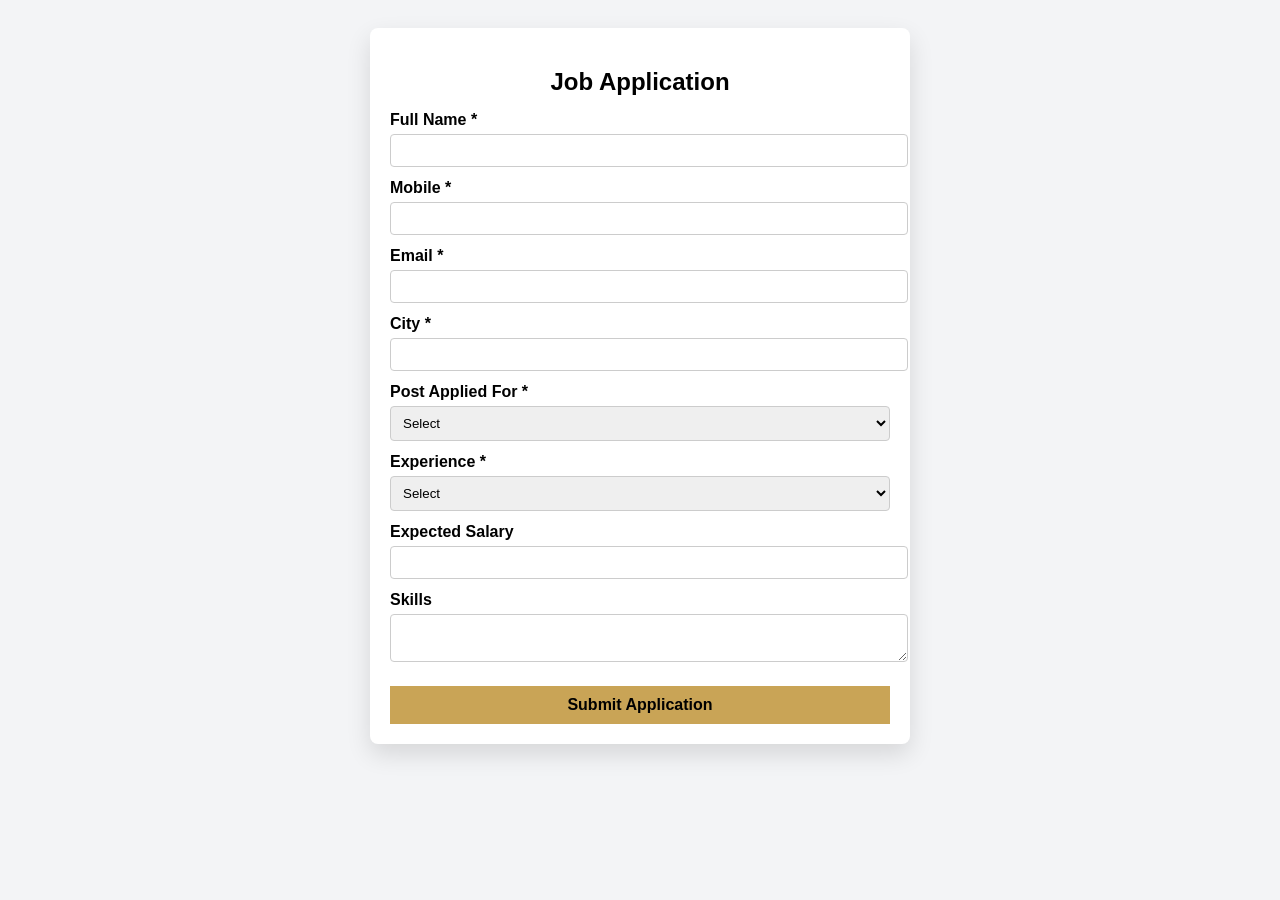
<file: Careers at Shree Spaace Solution.html>
<!DOCTYPE html>
<html lang="en">
<head>
<meta charset="UTF-8">
<title>Job Application | Shree Spaace Solution</title>
<meta name="viewport" content="width=device-width, initial-scale=1">

<style>
body{
  font-family: Arial, sans-serif;
  background:#f3f4f6;
  padding:20px;
}
.form-box{
  max-width:500px;
  background:#fff;
  margin:auto;
  padding:20px;
  border-radius:8px;
  box-shadow:0 10px 25px rgba(0,0,0,0.12);
}
h2{text-align:center;margin-bottom:15px;}
label{font-weight:600;display:block;margin-top:12px;}
input,select,textarea{
  width:100%;
  padding:8px;
  margin-top:5px;
  border:1px solid #ccc;
  border-radius:4px;
}
button{
  margin-top:20px;
  width:100%;
  padding:10px;
  font-size:16px;
  background:#c9a456;
  border:none;
  cursor:pointer;
  font-weight:600;
}
</style>
</head>

<body>

<div class="form-box">
  <h2>Job Application</h2>

  <form id="jobForm">
    <label>Full Name *</label>
    <input type="text" name="fullName" required>

    <label>Mobile *</label>
    <input type="text" name="mobile" required>

    <label>Email *</label>
    <input type="email" name="email" required>

    <label>City *</label>
    <input type="text" name="city" required>

    <label>Post Applied For *</label>
    <select name="post" required>
      <option value="">Select</option>
      <option>Site Engineer</option>
      <option>Architect</option>
      <option>Interior Designer</option>
      <option>Site Supervisor</option>
      <option>Accounts Executive</option>
    </select>

    <label>Experience *</label>
    <select name="experience" required>
      <option value="">Select</option>
      <option>Fresher</option>
      <option>1–2 Years</option>
      <option>2–5 Years</option>
      <option>5+ Years</option>
    </select>

    <label>Expected Salary</label>
    <input type="text" name="salary">

    <label>Skills</label>
    <textarea name="skills"></textarea>

    <button type="submit">Submit Application</button>
  </form>
</div>

<script>
const scriptURL = "https://script.google.com/macros/s/AKfycbynAmwDFerK6bPD7441ki2VzCYyQA5YqPQDkM12Evys3U1lWSv1EkruDl-8OU6xFNG_4Q/exec";
const form = document.getElementById("jobForm");

form.addEventListener("submit", function(e){
  e.preventDefault();

  fetch(scriptURL, {
    method: "POST",
    body: new FormData(form),
    mode: "no-cors"
  });

  alert("Application submitted successfully!");
  form.reset();
});
</script>

</body>
</html>
</file>
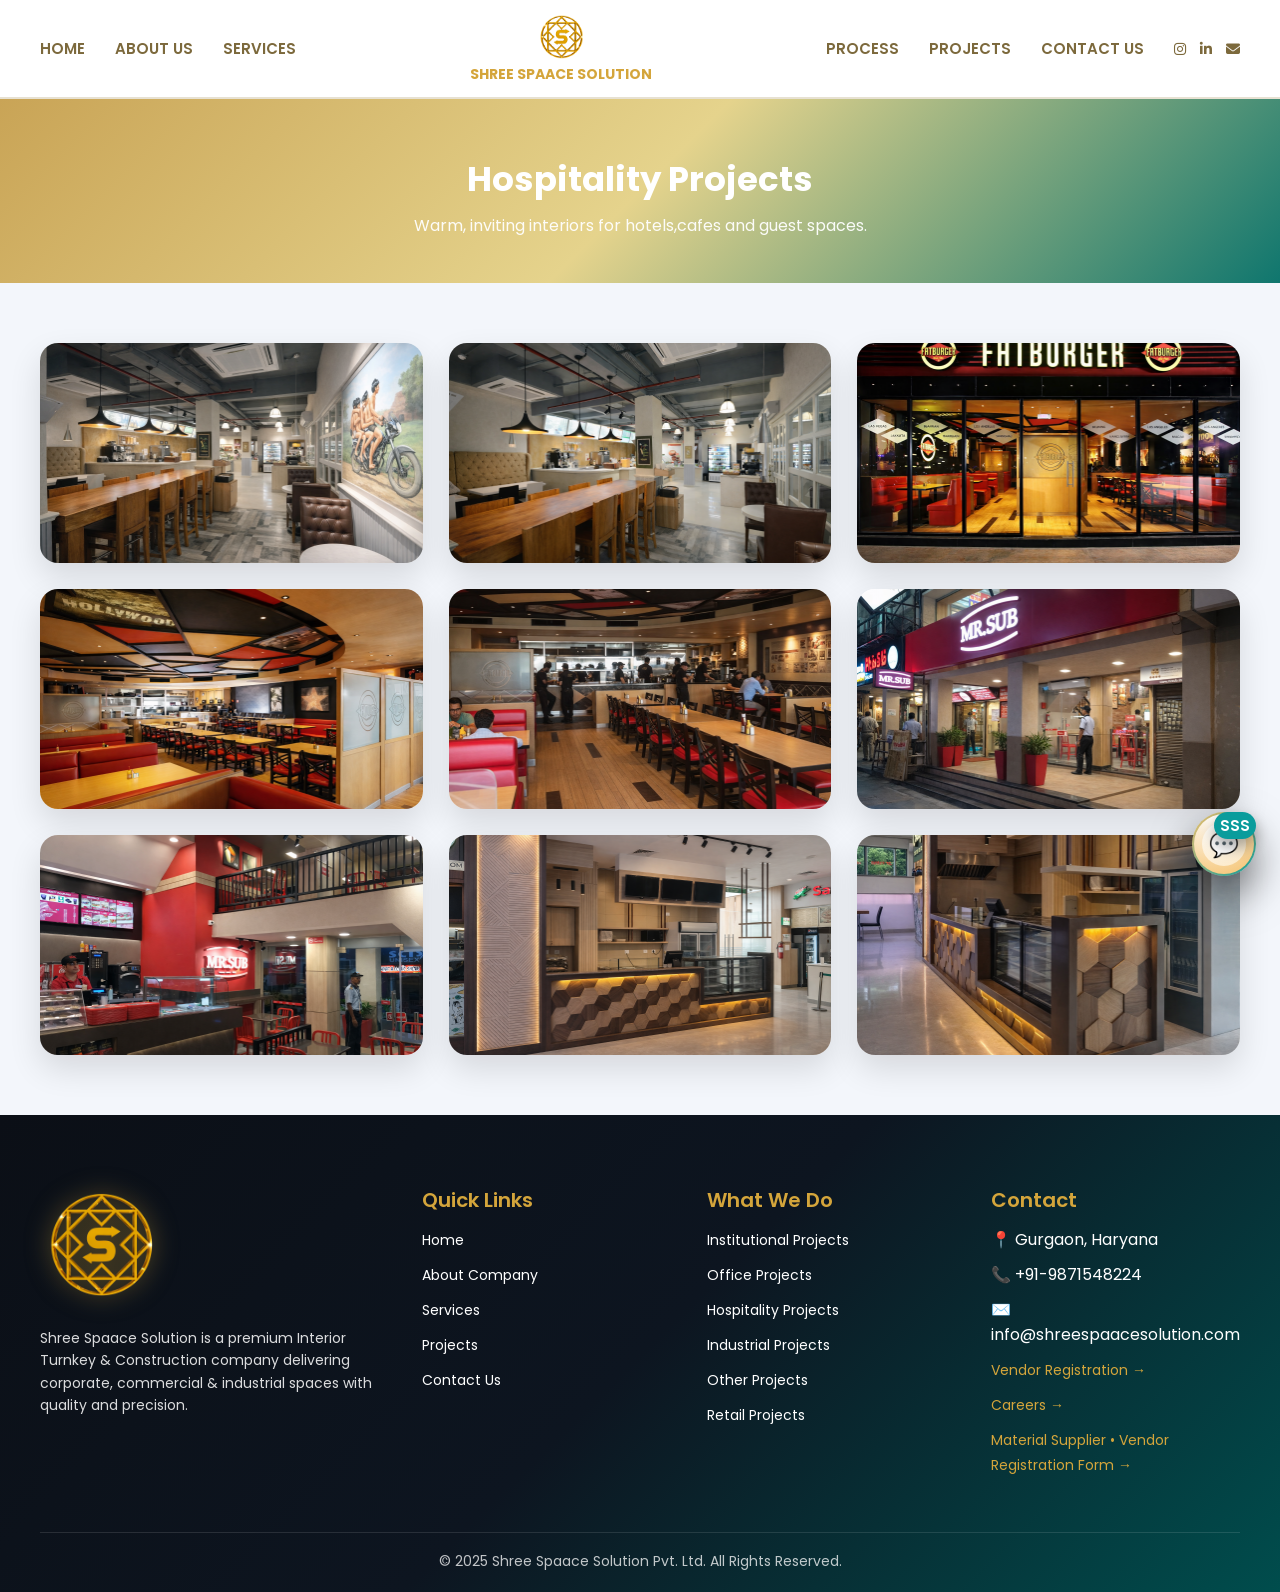
<file: hospitality-projects.html>
<!DOCTYPE html>
<html lang="en">
<head>
  <meta charset="UTF-8" />
  <meta name="viewport" content="width=device-width, initial-scale=1" />
  <title>Hospitality Projects • Shree Spaace Solution</title>

  <!-- Fonts + Icons -->
  <link href="https://fonts.googleapis.com/css2?family=Poppins:wght@300;400;500;600;700&display=swap" rel="stylesheet">
  <link rel="stylesheet" href="https://cdnjs.cloudflare.com/ajax/libs/font-awesome/6.5.0/css/all.min.css">

  <style>
    body {
      margin: 0;
      font-family: "Poppins", sans-serif;
      background: #f6f7f9;
      color: #083d3f;
    }

    :root {
      --gold: #b8860b;
      --text: #7c693c;
      --white: #ffffff;
    }

    /* ======================================
        NAVBAR
    ====================================== */
    .sss-navbar {
      width: 100%;
      padding: 12px 40px;
      display: flex;
      align-items: center;
      justify-content: space-between;
      background: #ffffff;
      border-bottom: 2px solid #e7e1d2;
      position: sticky;
      top: 0;
      z-index: 100;
    }

    .nav-left, .nav-right {
      display: flex;
      align-items: center;
      gap: 30px;
    }

    .sss-navbar a {
      text-decoration: none;
      font-size: 15px; /* Increased from 14px */
      font-weight: 600;
      color: var(--text);
      transition: 0.2s ease;
    }

    .sss-navbar a:hover { color: var(--gold); }

    .nav-logo {
      text-align: center;
      display: flex;
      flex-direction: column;
      align-items: center;
      gap: 2px;
    }

    .nav-logo img {
      width: 50px;
      height: 50px;
    }

    .nav-logo span {
      font-size: 14px; /* Increased from 13px */
      font-weight: 700;
      color: var(--gold);
    }

    .nav-social {
      display: flex;
      align-items: center;
      gap: 14px;
    }

    .nav-social i {
      font-size: 14px;
      color: var(--text);
      transition: 0.2s;
    }

    .nav-social i:hover { color: var(--gold); }

    @media (max-width: 980px) {
      .nav-left, .nav-right { display: none; }
    }

    /* ======================================
        HERO
    ====================================== */
    .hero {
      padding: 55px 0 45px;
      background: linear-gradient(135deg, #c9a456, #e5d38c, #0f766e);
      text-align: center;
      color: #fff; /* Original color */
    }
    .hero h1 { margin: 0 0 8px; font-size: 34px; font-weight: 700; } /* Hero title remains large */
    .hero p { margin: 0; font-size: 16px; opacity: 0.95; } /* Increased from 15px */

    .container {
      width: 90%;
      max-width: 1200px;
      margin: auto;
    }

    /* ======================================
        PROJECT GRID
    ====================================== */
    .section { padding: 55px 0 80px; }

    .projects-grid {
      display: grid;
      grid-template-columns: repeat(3, 1fr);
      gap: 28px;
    }

    .project-card {
      background: #fff;
      border-radius: 18px;
      overflow: hidden;
      box-shadow: 0 15px 35px rgba(0,0,0,0.12);
      transition: 0.3s ease;
      cursor: pointer;
    }

    .project-card:hover {
      transform: translateY(-8px);
      box-shadow: 0 22px 45px rgba(0,0,0,0.22);
    }

    .project-img { height: 210px; overflow: hidden; }
    .project-img img {
      width: 100%;
      height: 100%;
      object-fit: cover;
      transition: 0.35s ease;
    }
    .project-card:hover img { transform: scale(1.05); }

    .project-body { padding: 15px 16px 18px; } /* Padding, not text */
    .project-body p { margin: 0; font-size: 15px; color: #555; } /* Increased from 14px */

    /* ======================================
        POPUP
    ====================================== */
    .popup-bg {
      position: fixed;
      top: 0; left: 0;
      width: 100%; height: 100%;
      background: rgba(0,0,0,0.85);
      display: none;
      justify-content: center;
      align-items: center;
      padding: 20px;
      z-index: 999;
    }
    .popup-bg.active { display: flex; }

    .popup-img {
      max-width: 95%;
      max-height: 85vh;
      border-radius: 12px;
      animation: popIn 0.25s ease;
      box-shadow: 0 0 25px rgba(255,255,255,0.2);
    }

    @keyframes popIn {
      from { transform: scale(0.8); opacity: 0; }
      to { transform: scale(1); opacity: 1; }
    }

    /* ======================================
        FULL PREMIUM FOOTER
    ====================================== */
    .sss-footer {
      background: linear-gradient(135deg, #0b0f16, #0d1520, #004d4d);
      color: #ffffff;
      padding: 70px 40px 20px;
    }

    .sss-gold-line {
      height: 3px;
      width: 120px;
      background: #d4a53b;
      margin-bottom: 30px;
    }

    .sss-grid {
      display: grid;
      grid-template-columns: 1.4fr 1fr 1fr 1fr;
      gap: 40px;
    }

    @media(max-width: 900px) {
      .sss-grid { grid-template-columns: 1fr; text-align: center; }
    }

    .sss-footer-logo img {
      width: 120px;
      filter: drop-shadow(0px 0px 12px rgba(212,165,59,0.5));
    }

    .sss-footer-desc { /* Increased from 14px */
      margin-top: 15px;
      font-size: 14px;
      opacity: 0.85;
      line-height: 1.6;
    }

    .sss-footer h3 {
      font-size: 20px;
      color: #d4a53b;
      margin-bottom: 12px;
    }

    .sss-footer a {
      color: #e0e0e0; /* Original color */
      text-decoration: none;
      transition: 0.3s;
      font-size: 14px;
    }

    .sss-footer a:hover {
      color: #d4a53b;
      padding-left: 3px;
    }

    .sss-copy {
      margin-top: 40px; /* Margin, not text */
      padding-top: 15px;
      border-top: 1px solid rgba(255,255,255,0.15);
      text-align: center;
      font-size: 14px;
      opacity: 0.75;
    }

  </style>
</head>

<body>

  <!-- NAVBAR -->
  <header class="sss-navbar">
    <div class="nav-left">
      <a href="Index.html#home">HOME</a>
      <a href="Index.html#about">ABOUT US</a>
      <a href="Index.html#service">SERVICES</a>
    </div>

    <div class="nav-logo">
      <img src="asset/sss logo.png">
      <span>SHREE SPAACE SOLUTION</span>
    </div>

    <div class="nav-right">
      <a href="Index.html#process">PROCESS</a>
      <a href="Index.html#project">PROJECTS</a>
      <a href="Index.html#contact">CONTACT US</a>
      <div class="nav-social">
                <a href="https://instagram.com/yourusername" target="_blank"><i class="fab fa-instagram"></i></a>
        <a href="https://linkedin.com/in/yourusername" target="_blank"><i class="fab fa-linkedin-in"></i></a>
        <a href="mailto:info@shreespaacesolution.com"><i class="fas fa-envelope"></i></a>
      </div>

 
  </header>

  <!-- HERO -->
  <section class="hero">
    <div class="container">
      <h1>Hospitality Projects</h1>
      <p>Warm, inviting interiors for hotels,cafes and guest spaces.</p>
    </div>
  </section>

 <!DOCTYPE html>
<html lang="en">
<head>
  <meta charset="UTF-8">
  <title>Hospitality Projects| Shree Spaace Solution</title>
  <meta name="viewport" content="width=device-width, initial-scale=1">

  <style>
    body{
      margin:0;
      font-family:system-ui,-apple-system,Segoe UI,Roboto,Arial;
      background:#f3f6fb;
      color:#1f2937;
    }

    /* ===== PROJECT GRID ===== */
    .institutional-projects{
      padding:60px 20px;
    }

    .projects-grid{
      max-width:1200px;
      margin:auto;
      display:grid;
      grid-template-columns:repeat(3,1fr);
      gap:26px;
    }

    .project-card{
      background:#fff;
      border-radius:18px;
      overflow:hidden;
      box-shadow:0 14px 32px rgba(0,0,0,.12);
      cursor:pointer;
      transition:0.3s ease;
    }

    .project-card:hover{
      transform:translateY(-6px);
      box-shadow:0 22px 44px rgba(0,0,0,.22);
    }

    .project-card img{
      width:100%;
      height:220px;
      object-fit:cover;
      display:block;
    }

    .project-card p{
      padding:14px 16px 18px;
      margin:0;
      font-size:15px;
      font-weight:500;
    }

    /* ===== POPUP ===== */
    .popup{
      position:fixed;
      inset:0;
      background:rgba(0,0,0,.85);
      display:none;
      align-items:center;
      justify-content:center;
      z-index:9999;
    }

    .popup.active{
      display:flex;
    }

    .popup img{
      max-width:90%;
      max-height:90%;
      border-radius:14px;
      box-shadow:0 20px 60px rgba(0,0,0,.6);
    }

    .popup-close{
      position:absolute;
      top:20px;
      right:26px;
      font-size:34px;
      color:#fff;
      cursor:pointer;
      user-select:none;
    }

    /* ===== RESPONSIVE ===== */
    @media(max-width:992px){
      .projects-grid{ grid-template-columns:repeat(2,1fr); }
    }
    @media(max-width:600px){
      .projects-grid{ grid-template-columns:1fr; }
    }
  </style>
</head>

<body>

<section class="institutional-projects">
  <div class="projects-grid">

    <div class="project-card" onclick="openPopup(this)">
      <img src="asset/Hospitality/au boun cafe/au boun cafe (1).png">
      
    </div>

    <div class="project-card" onclick="openPopup(this)">
      <img src="asset/Hospitality/au boun cafe/au boun cafe (2).png">
      
    </div>

    <div class="project-card" onclick="openPopup(this)">
      <img src="asset/Hospitality/Fat burger/fatburger (4).png">
      
    </div>

    <div class="project-card" onclick="openPopup(this)">
      <img src="asset/Hospitality/Fat burger/fatburger (1).png">
      
    </div>

    <div class="project-card" onclick="openPopup(this)">
      <img src="asset/Hospitality/Fat burger/fatburger (3).png">
      
    </div>

    <div class="project-card" onclick="openPopup(this)">
      <img src="asset/Hospitality/mr.sub/mr sub (6).png">
      
    </div>

    <div class="project-card" onclick="openPopup(this)">
      <img src="asset/Hospitality/mr.sub/mr sub (5).png">
     
    </div>

    <div class="project-card" onclick="openPopup(this)">
      <img src="asset/Hospitality/Max cafe/max cafe (1).png">
      
    </div>

    <div class="project-card" onclick="openPopup(this)">
      <img src="asset/Hospitality/Max cafe/max cafe (2).png">
      
    </div>

  </div>
</section>

<!-- POPUP -->
<div class="popup" id="popup" onclick="closePopup()">
  <span class="popup-close">×</span>
  <img id="popupImg" onclick="event.stopPropagation()">
</div>

<script>
  function openPopup(card){
    const img = card.querySelector("img");
    document.getElementById("popupImg").src = img.src;
    document.getElementById("popup").classList.add("active");
  }

  function closePopup(){
    document.getElementById("popup").classList.remove("active");
  }

  // ESC key support
  document.addEventListener("keydown", e => {
    if(e.key === "Escape") closePopup();
  });
</script>

</body>
</html>


      </div>

    </div>
  </section>

 
 <!DOCTYPE html>
<html lang="en">
<head>
<meta charset="UTF-8">
<title>SSS Footer</title>
<meta name="viewport" content="width=device-width, initial-scale=1">

<!-- Correct font -->
<link href="https://fonts.googleapis.com/css2?family=Poppins:wght@300;400;500;600;700&display=swap" rel="stylesheet">

<style>
:root {
  --gold: #d4a53b;
  --teal: #0a9c9c;
  --dark: #0c0f16;
  --white: #ffffff;
}

body {
  font-family: "Poppins", sans-serif !important;
}

/* MAIN FOOTER */
.sss-footer {
  background: linear-gradient(135deg, #0b0f16, #0d1520, #004d4d);
  color: var(--white);
  padding: 70px 40px 20px;
  font-family: "Poppins", sans-serif !important;
}

/* GOLD LINE */
.sss-gold-line {
  height: 3px;
  width: 120px;
  background: var(--gold);
  margin-bottom: 30px;
}

/* GRID */
.sss-grid {
  display: grid;
  grid-template-columns: 1.4fr 1fr 1fr 1fr;
  gap: 40px;
}
@media(max-width: 900px) {
  .sss-grid { grid-template-columns: 1fr; text-align: center; }
}

/* LOGO */
.sss-footer-logo img {
  width: 120px;
  filter: drop-shadow(0px 0px 12px rgba(212,165,59,0.5));
}

.sss-footer-desc {
  margin-top: 15px;
  line-height: 1.6;
  opacity: 0.85;
  font-size: 14px;
}

/* HEADINGS */
.sss-footer h3 {
  font-size: 20px;
  color: var(--gold);
  margin-bottom: 12px;
  font-weight: 600;
}

/* LISTS */
.sss-footer ul {
  list-style: none;
  margin: 0;
  padding: 0;
}

.sss-footer ul li {
  margin-bottom: 10px;
}

.sss-footer a {
  color: #e0e0e0;
  text-decoration: none;
  font-size: 14px;
  transition: 0.3s ease;
  font-weight: 400;
}

.sss-footer a:hover {
  color: var(--gold);
}

/* CONTACT ICONS */
.sss-footer i {
  margin-right: 8px;
  color: var(--gold);
}

/* COPYRIGHT */
.sss-copy {
  margin-top: 45px;
  padding-top: 18px;
  border-top: 1px solid rgba(255,255,255,0.15);
  text-align: center;
  font-size: 14px;
  opacity: 0.75;
}

/* GOLD LINKS */
.sss-footer-link {
  color: var(--gold) !important;
  font-weight: 500;
}
</style>
</head>

<body>

<footer class="sss-footer">
  <div class="sss-grid">

    <!-- LOGO + ABOUT -->
    <div class="sss-footer-logo">
      <img src="asset/sss logo.png" alt="SSS Logo">
      <p class="sss-footer-desc">
        Shree Spaace Solution is a premium Interior Turnkey & Construction company 
        delivering corporate, commercial & industrial spaces with quality and precision.
      </p>
    </div>

    <!-- QUICK LINKS -->
    <div>
       <h3>Quick Links</h3>
      <ul>
        <li><a href="Index.html#home" style="color:var(--white)">Home</a></li>
        <li><a href="Index.html#about" style="color:var(--white)">About Company</a></li>
        <li><a href="Index.html#service" style="color:var(--white)">Services</a></li>
        
        <li><a href="Index.html#process" style="color:var(--white)">Projects</a></li>
        <li><a href="Index.html#contact" style="color:var(--white)">Contact Us</a></li>
      </ul>
    
    </div>

    <!-- WHAT WE DO -->
    <div>
      <h3>What We Do</h3>
      <ul>
        <li><a href="institutional-projects.html" style="color:var(--white)">Institutional Projects </a></li>
        <li><a href="office-projects.html" style="color:var(--white)">Office Projects</a></li>
        <li><a href="hospitality-projects.html" style="color:var(--white)">Hospitality Projects</a></li>
        <li><a href="industrial-projects.html" style="color:var(--white)">Industrial Projects</a></li>
        <li><a href="other-projects.html" style="color:var(--white)">Other Projects</a></li>
        <li><a href="retail-projects.html" style="color:var(--white)">Retail Projects</a></li>
       
      </ul>
    
    </div>

    <!-- CONTACT -->
    <div>
      <h3>Contact</h3>
      <ul>
        <li>📍 Gurgaon, Haryana</li>
        <li>📞 +91-9871548224</li>
        <li>✉️ info@shreespaacesolution.com</li>
        <li><a href="vendor-form.html" style="color:var(--gold)">Vendor Registration →</a></li> 
        <li><a href="Careers at Shree Spaace Solution.html" style="color:var(--gold)">Careers →</a></li>
        <li><a href="Material Supplier • Vendor Registration Form.html" style="color:var(--gold)">Material Supplier • Vendor Registration Form  →</a></li>
      </ul>
    </div>

  </div>

  <div class="sss-copy">
    © 2025 Shree Spaace Solution Pvt. Ltd. All Rights Reserved.
  </div>

</footer>

</body>
</html>
<!DOCTYPE html>
<html lang="en">
<head>
  <meta charset="UTF-8" />
  <title>SSS Assistant • Shree Spaace Solution</title>
  <meta name="viewport" content="width=device-width, initial-scale=1" />

  <!-- Fonts -->
  <link href="https://fonts.googleapis.com/css2?family=Poppins:wght@400;500;600&family=Inter:wght@400;500;600&display=swap" rel="stylesheet">

  <style>
    :root {
      --sss-gold: #f4c06a;
      --sss-gold-soft: rgba(244, 192, 106, 0.35);
      --sss-teal: #0a9c9c;
      --sss-teal-soft: rgba(10, 156, 156, 0.2);
      --sss-bg-dark: rgba(7, 10, 16, 0.9);
      --sss-card-bg: rgba(18, 24, 38, 0.9);
      --sss-border: rgba(255, 255, 255, 0.09);
      --sss-text: #f5f5f7;
      --sss-muted: #9da3b5;
    }

    * {
      box-sizing: border-box;
      margin: 0;
      padding: 0;
    }

    body {
      font-family: "Inter", system-ui, -apple-system, BlinkMacSystemFont, "Segoe UI", sans-serif;
    }

    /* Floating Button */
    .sss-chat-launcher {
      position: fixed;
      bottom: 24px;
      right: 24px;
      width: 64px;
      height: 64px;
      border-radius: 999px;
      background: radial-gradient(circle at 30% 0%, #ffffff, var(--sss-gold)) padding-box,
                  linear-gradient(135deg, var(--sss-gold), var(--sss-teal)) border-box;
      border: 2px solid transparent;
      box-shadow:
        0 0 0 0 rgba(244, 192, 106, 0.7),
        0 18px 40px rgba(0, 0, 0, 0.55);
      display: flex;
      align-items: center;
      justify-content: center;
      cursor: pointer;
      z-index: 99999;
      animation: sss-pulse 2.2s infinite;
    }

    .sss-chat-launcher-icon-wrap { /* Icon wrap styling, not text */
      position: relative;
      width: 44px;
      height: 44px;
      border-radius: 999px;
      background: radial-gradient(circle at 30% 0%, #ffffff, #fce8c4);
      display: flex;
      align-items: center;
      justify-content: center;
      overflow: hidden;
    }

    .sss-chat-launcher-icon-ring { /* Icon ring styling, not text */
      position: absolute;
      inset: -3px;
      border-radius: inherit;
      border: 2px solid rgba(244, 192, 106, 0.65);
      box-shadow: 0 0 12px rgba(244, 192, 106, 0.9);
      pointer-events: none;
    }

    .sss-chat-launcher-icon { /* Icon styling, not text */
      position: relative;
      font-size: 24px;
      color: #1d2333;
    }

    .sss-chat-launcher-badge { /* Increased from 10px */
      position: absolute;
      top: -2px;
      right: -2px;
      background: var(--sss-teal);
      color: white;
      font-size: 15px;
      font-weight: 600;
      padding: 2px 6px;
      border-radius: 999px;
      box-shadow: 0 8px 15px rgba(0, 0, 0, 0.35);
    }

    @keyframes sss-pulse {
      0% {
        transform: translateY(0) scale(1);
        box-shadow: 0 0 0 0 rgba(244, 192, 106, 0.7);
      }
      70% {
        transform: translateY(-2px) scale(1.02);
        box-shadow: 0 0 0 18px rgba(244, 192, 106, 0);
      }
      100% {
        transform: translateY(0) scale(1);
        box-shadow: 0 0 0 0 rgba(244, 192, 106, 0);
      }
    }

    /* Chat Window */
    .sss-chat-container {
      position: fixed;
      bottom: 104px;
      right: 24px;
      width: 360px;
      max-width: calc(100% - 32px);
      max-height: 540px;
      display: flex;
      flex-direction: column;
      border-radius: 24px;
      background: linear-gradient(145deg, rgba(10, 14, 24, 0.98), rgba(8, 20, 29, 0.98));
      box-shadow:
        0 26px 60px rgba(0, 0, 0, 0.65),
        0 0 0 1px rgba(244, 192, 106, 0.15);
      overflow: hidden;
      transform-origin: bottom right;
      transform: scale(0.9) translateY(16px);
      opacity: 0;
      visibility: hidden;
      transition:
        opacity 0.2s ease,
        transform 0.2s ease,
        visibility 0.2s ease;
      z-index: 99998;
      backdrop-filter: blur(20px);
    }

    .sss-chat-container.sss-open {
      opacity: 1;
      visibility: visible;
      transform: scale(1) translateY(0);
    }

    /* Header */
    .sss-chat-header {
      display: flex;
      align-items: center;
      padding: 14px 16px;
      border-bottom: 1px solid var(--sss-border);
      background: radial-gradient(circle at top left, rgba(244, 192, 106, 0.16), transparent 55%),
                  radial-gradient(circle at top right, rgba(10, 156, 156, 0.24), transparent 60%);
      position: relative;
    }

    .sss-chat-header::after {
      content: "";
      position: absolute;
      inset: 0;
      background: linear-gradient(to right, rgba(244, 192, 106, 0.25), transparent 40%);
      opacity: 0.25;
      pointer-events: none;
      mix-blend-mode: screen;
    }

    .sss-chat-header-left {
      display: flex;
      align-items: center;
      gap: 10px;
      position: relative;
      z-index: 1;
    }

    .sss-chat-logo {
      width: 32px;
      height: 32px;
      border-radius: 12px;
      overflow: hidden;
      background: radial-gradient(circle at 30% 0%, #ffffff, #fce1a4);
      display: flex;
      align-items: center;
      justify-content: center;
      box-shadow:
        0 0 0 1px rgba(255, 255, 255, 0.12),
        0 10px 18px rgba(0, 0, 0, 0.6);
    }

    .sss-chat-logo img {
      width: 82%;
      height: 82%;
      object-fit: contain;
    }

    .sss-chat-logo-fallback {
      font-size: 18px;
      font-weight: 700;
      color: #1d2333;
      letter-spacing: 0.02em;
    }

    .sss-chat-title-wrap {
      display: flex;
      flex-direction: column;
      gap: 2px;
    }

    .sss-chat-title { /* Increased from 14px */
      font-family: "Poppins", system-ui, sans-serif;
      font-size: 14px;
      font-weight: 600;
      letter-spacing: 0.02em;
      color: var(--sss-text);
      display: flex;
      align-items: center;
      gap: 6px;
    }

    .sss-chat-pill { /* Increased from 10px */
      font-size: 10px;
      padding: 2px 8px;
      border-radius: 999px;
      background: rgba(0, 0, 0, 0.35);
      border: 1px solid rgba(244, 192, 106, 0.5);
      text-transform: uppercase;
    }

    .sss-chat-subtitle { /* Increased from 11px */
      font-size: 11px;
      color: var(--sss-muted);
    }

    .sss-chat-header-right {
      margin-left: auto;
      display: flex;
      align-items: center;
      gap: 8px;
      position: relative;
      z-index: 1;
    }

    .sss-chat-status-dot { /* Status dot styling, not text */
      width: 8px;
      height: 8px;
      border-radius: 999px;
      background: #1dd1a1;
      box-shadow: 0 0 0 4px rgba(29, 209, 161, 0.15);
    }

    .sss-chat-close-btn { /* Close button styling, not text */
      background: transparent;
      border: none;
      color: var(--sss-muted);
      cursor: pointer;
      border-radius: 999px;
      width: 26px;
      height: 26px;
      display: flex;
      align-items: center;
      justify-content: center;
      font-size: 16px;
      transition: background 0.16s ease, color 0.16s ease, transform 0.1s ease;
    }

    .sss-chat-close-btn:hover {
      background: rgba(255, 255, 255, 0.06);
      color: var(--sss-text);
      transform: translateY(-1px);
    }

    /* Body */
    .sss-chat-body {
      display: flex;
      flex-direction: column;
      padding: 10px 12px 12px;
      gap: 10px;
      min-height: 260px;
      max-height: 360px;
      overflow-y: auto;
      scrollbar-width: thin;
      scrollbar-color: rgba(255, 255, 255, 0.25) transparent;
    }

    .sss-chat-body::-webkit-scrollbar {
      width: 6px;
    }

    .sss-chat-body::-webkit-scrollbar-track {
      background: transparent;
    }

    .sss-chat-body::-webkit-scrollbar-thumb {
      background: rgba(255, 255, 255, 0.22);
      border-radius: 999px;
    }

    .sss-message-row {
      display: flex;
      margin-bottom: 3px;
    }

    .sss-message-row.bot {
      justify-content: flex-start;
    }

    .sss-message-row.user {
      justify-content: flex-end;
    }

    .sss-message {
      max-width: 80%;
      padding: 8px 10px;
      border-radius: 16px;
      font-size: 13px;
      line-height: 1.45;
      position: relative;
      animation: sss-msg-in 0.18s ease-out;
      word-wrap: break-word;
    }

    .sss-message.bot { /* Increased from 13px */
      background: radial-gradient(circle at top left, rgba(244, 192, 106, 0.26), rgba(10, 18, 30, 1));
      border: 1px solid rgba(244, 192, 106, 0.35);
      color: var(--sss-text);
      box-shadow: 0 10px 26px rgba(0, 0, 0, 0.55);
    }

    .sss-message.user {
      background: linear-gradient(135deg, var(--sss-teal), #35c2c2);
      color: #031015;
      border-bottom-right-radius: 4px;
      box-shadow: 0 10px 22px rgba(0, 0, 0, 0.5);
    }

    .sss-message-meta { /* Increased from 10px */
      font-size: 10px;
      color: var(--sss-muted);
      margin-top: 1px;
    }

    @keyframes sss-msg-in {
      from {
        opacity: 0;
        transform: translateY(4px) scale(0.98);
      }
      to {
        opacity: 1;
        transform: translateY(0) scale(1);
      }
    }

    /* Suggestion Chips */
    .sss-suggestions {
      display: flex;
      flex-wrap: wrap;
      gap: 6px;
      margin-top: 4px;
    }

    .sss-chip {
      font-size: 12px; /* Increased from 11px */
      padding: 5px 9px;
      border-radius: 999px;
      background: rgba(255, 255, 255, 0.03);
      border: 1px solid rgba(255, 255, 255, 0.12);
      color: var(--sss-muted);
      cursor: pointer;
      transition: background 0.16s ease, color 0.16s ease, border-color 0.16s ease, transform 0.08s ease;
      white-space: nowrap;
    }

    .sss-chip:hover {
      background: var(--sss-teal-soft);
      border-color: rgba(10, 156, 156, 0.7);
      color: var(--sss-text);
      transform: translateY(-1px);
    }

    /* Lead Form */
    .sss-lead-card {
      margin-top: 4px;
      padding: 10px 10px 8px;
      border-radius: 14px;
      background: radial-gradient(circle at top left, rgba(244, 192, 106, 0.22), rgba(10, 18, 30, 1));
      border: 1px solid rgba(244, 192, 106, 0.4);
      box-shadow: 0 10px 26px rgba(0, 0, 0, 0.55);
    }

    .sss-lead-title { /* Increased from 12px */
      font-size: 12px;
      font-weight: 600;
      color: var(--sss-text);
      margin-bottom: 4px;
    }

    .sss-lead-sub { /* Increased from 11px */
      font-size: 11px;
      color: var(--sss-muted);
      margin-bottom: 8px;
    }

    .sss-lead-grid { /* Grid styling, not text */
      display: grid;
      grid-template-columns: 1fr 1fr;
      gap: 6px;
      margin-bottom: 6px;
    }

    .sss-lead-field {
      display: flex;
      flex-direction: column;
      gap: 2px;
    }

    .sss-lead-label { /* Increased from 10px */
      font-size: 10px;
      color: var(--sss-muted);
    }

    .sss-lead-input, /* Increased from 11px */
    .sss-lead-select { /* Increased from 11px */
      font-size: 11px;
      padding: 6px 8px;
      border-radius: 9px;
      background: rgba(4, 8, 14, 0.8);
      border: 1px solid rgba(255, 255, 255, 0.12);
      color: var(--sss-text);
      outline: none;
    }

    .sss-lead-input::placeholder {
      color: rgba(157, 163, 181, 0.7);
    }

    .sss-lead-select {
      appearance: none;
      background-image: linear-gradient(45deg, transparent 50%, var(--sss-gold) 50%),
                        linear-gradient(135deg, var(--sss-gold) 50%, transparent 50%);
      background-position: calc(100% - 12px) 50%, calc(100% - 8px) 50%;
      background-size: 6px 6px, 6px 6px;
      background-repeat: no-repeat;
    }

    .sss-lead-footer {
      display: flex;
      justify-content: space-between;
      align-items: center;
      margin-top: 4px;
      gap: 6px;
    }

    .sss-lead-note { /* Increased from 9px */
      font-size: 9px;
      color: rgba(244, 192, 106, 0.9);
    }

    .sss-lead-submit-btn { /* Increased from 11px */
      font-size: 11px;
      padding: 6px 12px;
      border-radius: 999px;
      border: none;
      background: linear-gradient(135deg, var(--sss-gold), #ffe0a2);
      color: #23160a;
      font-weight: 600;
      cursor: pointer;
      box-shadow: 0 14px 26px rgba(0, 0, 0, 0.65);
      display: inline-flex;
      align-items: center;
      gap: 6px;
      transition: transform 0.1s ease, box-shadow 0.1s ease, filter 0.1s ease;
      white-space: nowrap;
    }

    .sss-lead-submit-btn:hover {
      transform: translateY(-1px);
      filter: brightness(1.03);
      box-shadow: 0 18px 40px rgba(0, 0, 0, 0.75);
    }

    .sss-lead-submit-btn:active {
      transform: translateY(1px) scale(0.99);
      box-shadow: 0 10px 22px rgba(0, 0, 0, 0.7);
    }

    /* Typing Indicator */
    .sss-typing {
      display: flex;
      align-items: center;
      gap: 6px;
      padding: 6px 10px;
      border-radius: 14px;
      background: rgba(10, 14, 22, 0.94);
      border: 1px solid rgba(255, 255, 255, 0.05);
      width: fit-content;
      margin-bottom: 4px;
    }

    .sss-typing-dots {
      display: flex;
      gap: 3px;
      align-items: center;
    }

    .sss-typing-dot {
      width: 5px;
      height: 5px;
      border-radius: 999px;
      background: rgba(244, 192, 106, 0.75);
      animation: sss-bounce 1.2s infinite ease-in-out;
    }

    .sss-typing-dot:nth-child(2) {
      animation-delay: 0.16s;
    }

    .sss-typing-dot:nth-child(3) {
      animation-delay: 0.32s;
    }

    @keyframes sss-bounce {
      0%, 80%, 100% {
        transform: scale(0.7) translateY(0);
        opacity: 0.6;
      }
      40% {
        transform: scale(1) translateY(-2px);
        opacity: 1;
      }
    }

    .sss-typing-label { /* Increased from 10px */
      font-size: 10px;
      color: var(--sss-muted);
    }

    /* Footer Input */
    .sss-chat-footer {
      padding: 8px 10px 10px;
      border-top: 1px solid var(--sss-border);
      background: radial-gradient(circle at top left, rgba(244, 192, 106, 0.14), rgba(8, 12, 20, 0.98));
    }

    .sss-input-row {
      display: flex;
      align-items: center;
      gap: 8px;
    }

    .sss-input-wrap {
      flex: 1;
      position: relative;
    }

    .sss-input { /* Increased from 12px */
      width: 100%;
      padding: 9px 80px 9px 10px;
      border-radius: 999px;
      border: 1px solid rgba(255, 255, 255, 0.16);
      background: rgba(4, 8, 14, 0.95);
      color: var(--sss-text);
      font-size: 12px;
      outline: none;
    }

    .sss-input::placeholder {
      color: rgba(157, 163, 181, 0.7);
    }

    .sss-input-tools {
      position: absolute;
      right: 6px;
      top: 50%;
      transform: translateY(-50%);
      display: flex;
      align-items: center;
      gap: 4px;
    }

    .sss-icon-btn {
      width: 26px;
      height: 26px;
      border-radius: 999px;
      border: none;
      background: transparent;
      color: var(--sss-muted);
      cursor: pointer;
      display: flex;
      align-items: center;
      justify-content: center;
      font-size: 14px;
      transition: background 0.14s ease, color 0.14s ease, transform 0.08s ease;
    } /* Icon button styling, not text */

    .sss-icon-btn:hover {
      background: rgba(255, 255, 255, 0.06);
      color: var(--sss-text);
      transform: translateY(-1px);
    }

    .sss-send-btn {
      background: linear-gradient(135deg, var(--sss-teal), #43d1d1);
      color: #041013;
      box-shadow: 0 12px 22px rgba(0, 0, 0, 0.65);
    }

    .sss-send-btn:hover {
      box-shadow: 0 16px 32px rgba(0, 0, 0, 0.7);
    }

    /* Small note strip */
    .sss-footer-note { /* Increased from 9px */
      margin-top: 6px;
      font-size: 9px;
      color: var(--sss-muted);
      display: flex;
      justify-content: space-between;
      align-items: center;
      gap: 8px;
    }

    .sss-footer-brand { /* Increased from 9px */
      font-size: 9px;
      text-transform: uppercase;
      letter-spacing: 0.1em;
      color: rgba(244, 192, 106, 0.85);
    }

    @media (max-width: 500px) {
      .sss-chat-container {
        right: 12px;
        left: 12px;
        width: auto;
        bottom: 88px;
        max-height: 80vh;
      }

      .sss-chat-launcher {
        bottom: 16px;
        right: 16px;
      }
    }
  </style>
</head>
<body>

  <!-- Floating Chat Button -->
  <div class="sss-chat-launcher" id="sssLauncher">
    <div class="sss-chat-launcher-icon-wrap">
      <div class="sss-chat-launcher-icon-ring"></div>
      <div class="sss-chat-launcher-icon">💬</div>
    </div>
    <div class="sss-chat-launcher-badge">SSS</div>
  </div>

  <!-- Chat Window -->
  <div class="sss-chat-container" id="sssChat">
    <!-- Header -->
    <div class="sss-chat-header">
      <div class="sss-chat-header-left">
        <div class="sss-chat-logo">
          <!-- TODO: Replace src with your logo path -->
          <!-- <img src="images/sss-logo.png" alt="Shree Spaace Solution"> -->
          <span class="sss-chat-logo-fallback">SS</span>
        </div>
        <div class="sss-chat-title-wrap">
          <div class="sss-chat-title">
            SSS Assistant
            <span class="sss-chat-pill">Virtual Assistant</span>
          </div>
          <div class="sss-chat-subtitle">Helping you with turnkey interiors & construction</div>
        </div>
      </div>
      <div class="sss-chat-header-right">
        <div class="sss-chat-status-dot"></div>
        <button class="sss-chat-close-btn" id="sssCloseBtn" title="Close">
          ✕
        </button>
      </div>
    </div>

    <!-- Body -->
    <div class="sss-chat-body" id="sssBody">
      <!-- Messages will be injected here by JS -->
    </div>

    <!-- Footer -->
    <div class="sss-chat-footer">
      <div class="sss-input-row">
        <div class="sss-input-wrap">
          <input
            type="text"
            id="sssInput"
            class="sss-input"
            placeholder="Ask about interiors, turnkey projects, timelines, budget..."
          />
          <div class="sss-input-tools">
            <button class="sss-icon-btn" id="sssMicBtn" title="Voice input">
              🎙
            </button>
            <button class="sss-icon-btn sss-send-btn" id="sssSendBtn" title="Send">
              ➤
            </button>
          </div>
        </div>
      </div>
      <div class="sss-footer-note">
        <span class="sss-footer-brand">Shree Spaace Solution</span>
        <span>Mahindra Singh</span>
      </div>
    </div>
  </div>

  <script>
    /*********************************************************
     * CONFIG – YOU CAN EDIT THIS PART ONLY
     *********************************************************/
    // 🔁 Google Sheet Apps Script URL (POST endpoint)
    const GOOGLE_SCRIPT_URL = "PASTE_YOUR_GOOGLE_APPS_SCRIPT_WEB_APP_URL_HERE";

    // 📲 WhatsApp number with country code (no + sign)
    // Example: "919871234567"
    const WHATSAPP_NUMBER = "919871548224";

    // 🧠 Basic tags for WhatsApp message prefix
    const WHATSAPP_INTRO = "New enquiry from SSS Assistant (Website Chat):%0A";

    /*********************************************************
     * CORE LOGIC – ADVANCED FRONTEND ASSISTANT
     *********************************************************/

    const launcher = document.getElementById("sssLauncher");
    const chat = document.getElementById("sssChat");
    const closeBtn = document.getElementById("sssCloseBtn");
    const bodyEl = document.getElementById("sssBody");
    const inputEl = document.getElementById("sssInput");
    const sendBtn = document.getElementById("sssSendBtn");
    const micBtn = document.getElementById("sssMicBtn");

    let isOpen = false;
    let isLeadFormVisible = false;
    let typingTimeout = null;
    let recognition = null;
    let userProfile = {
      name: "",
      city: "",
      areaType: "",
      budget: ""
    };

    // Toggle chat
    const toggleChat = () => {
      isOpen = !isOpen;
      if (isOpen) {
        chat.classList.add("sss-open");
        inputEl.focus();
      } else {
        chat.classList.remove("sss-open");
      }
    };

    launcher.addEventListener("click", toggleChat);
    closeBtn.addEventListener("click", toggleChat);

    // Auto-open on first visit after short delay (optional)
    setTimeout(() => {
      if (!isOpen) {
        toggleChat();
      }
    }, 2200);

    // Utility: Create message element
    function addMessage(text, sender = "bot", withMeta = true) {
      const row = document.createElement("div");
      row.className = `sss-message-row ${sender}`;

      const msg = document.createElement("div");
      msg.className = `sss-message ${sender}`;
      msg.innerHTML = text;

      row.appendChild(msg);
      bodyEl.appendChild(row);

      if (withMeta) {
        const meta = document.createElement("div");
        meta.className = "sss-message-meta";
        const timeStr = new Date().toLocaleTimeString([], { hour: "2-digit", minute: "2-digit" });
        meta.textContent = (sender === "bot" ? "SSS Assistant • " : "You • ") + timeStr;
        msg.appendChild(meta);
      }

      // Scroll to bottom
      bodyEl.scrollTop = bodyEl.scrollHeight;
    }

    // Typing indicator
    function showTyping() {
      // Remove existing
      const old = document.getElementById("sssTyping");
      if (old) old.remove();

      const wrap = document.createElement("div");
      wrap.id = "sssTyping";
      wrap.className = "sss-message-row bot";

      const box = document.createElement("div");
      box.className = "sss-typing";

      const dots = document.createElement("div");
      dots.className = "sss-typing-dots";

      for (let i = 0; i < 3; i++) {
        const dot = document.createElement("div");
        dot.className = "sss-typing-dot";
        dots.appendChild(dot);
      }

      const label = document.createElement("div");
      label.className = "sss-typing-label";
      label.textContent = "SSS Assistant is typing...";

      box.appendChild(dots);
      box.appendChild(label);
      wrap.appendChild(box);
      bodyEl.appendChild(wrap);
      bodyEl.scrollTop = bodyEl.scrollHeight;
    }

    function hideTyping() {
      const el = document.getElementById("sssTyping");
      if (el) el.remove();
    }

    // Suggestion chips
    function addSuggestions() {
      const wrapRow = document.createElement("div");
      wrapRow.className = "sss-message-row bot";

      const msg = document.createElement("div");
      msg.className = "sss-message bot";
      msg.innerHTML = `
        I can help you with:
        <div class="sss-suggestions">
          <button class="sss-chip" data-q="Office interior turnkey solutions">Office Interiors</button>
          <button class="sss-chip" data-q="Retail and showroom interior design">Retail & Showrooms</button>
          <button class="sss-chip" data-q="Factory, industrial shed and construction">Factory & Construction</button>
          <button class="sss-chip" data-q="Request a quote or site visit">Request a Quote</button>
          <button class="sss-chip" data-q="Share our company profile PDF">Company Profile</button>
          <button class="sss-chip" data-q="Talk to a human on WhatsApp">Talk on WhatsApp</button>
        </div>
      `;

      wrapRow.appendChild(msg);
      bodyEl.appendChild(wrapRow);
      bodyEl.scrollTop = bodyEl.scrollHeight;

      msg.querySelectorAll(".sss-chip").forEach(chip => {
        chip.addEventListener("click", () => {
          const q = chip.getAttribute("data-q");
          handleUserInput(q);
        });
      });
    }

    // Lead capture form
    function showLeadForm(promptSourceText = "") {
      if (isLeadFormVisible) return;
      isLeadFormVisible = true;

      const row = document.createElement("div");
      row.className = "sss-message-row bot";

      const card = document.createElement("div");
      card.className = "sss-lead-card";

      card.innerHTML = `
        <div class="sss-lead-title">Quick project insight</div>
        <div class="sss-lead-sub">
          Fill this 20-second form and our team will share a proposal / call you back.
        </div>
        <div class="sss-lead-grid">
          <div class="sss-lead-field">
            <label class="sss-lead-label">Name*</label>
            <input class="sss-lead-input" id="sssLeadName" placeholder="Your name" />
          </div>
          <div class="sss-lead-field">
            <label class="sss-lead-label">City*</label>
            <input class="sss-lead-input" id="sssLeadCity" placeholder="e.g. Gurugram" />
          </div>
          <div class="sss-lead-field">
            <label class="sss-lead-label">Space Type*</label>
            <select class="sss-lead-select" id="sssLeadArea">
              <option value="">Select</option>
              <option>Office</option>
              <option>Retail / Showroom</option>
              <option>Factory / Industrial</option>
              <option>Institutional</option>
              <option>Residence</option>
              <option>Other</option>
            </select>
          </div>
          <div class="sss-lead-field">
            <label class="sss-lead-label">Approx Budget (₹)*</label>
            <input class="sss-lead-input" id="sssLeadBudget" placeholder="e.g. 15–40 Lacs" />
          </div>
        </div>
        <div class="sss-lead-field">
          <label class="sss-lead-label">Project details / notes</label>
          <input class="sss-lead-input" id="sssLeadNotes"
            placeholder="Size, timeline or any key points..." />
        </div>
        <div class="sss-lead-footer">
          <span class="sss-lead-note">Auto-shared with Shree Spaace on WhatsApp & CRM.</span>
          <button class="sss-lead-submit-btn" id="sssLeadSubmit">
            Send &amp; WhatsApp
          </button>
        </div>
      `;

      row.appendChild(card);
      bodyEl.appendChild(row);
      bodyEl.scrollTop = bodyEl.scrollHeight;

      const submitBtn = card.querySelector("#sssLeadSubmit");
      submitBtn.addEventListener("click", () => handleLeadSubmit(promptSourceText));
    }

    async function handleLeadSubmit(promptSourceText = "") {
      const name = document.getElementById("sssLeadName").value.trim();
      const city = document.getElementById("sssLeadCity").value.trim();
      const area = document.getElementById("sssLeadArea").value.trim();
      const budget = document.getElementById("sssLeadBudget").value.trim();
      const notes = document.getElementById("sssLeadNotes").value.trim();

      if (!name || !city || !area || !budget) {
        alert("Please fill all required fields (Name, City, Space Type, Budget).");
        return;
      }

      userProfile = { name, city, areaType: area, budget };

      // Save into Google Sheet via Apps Script
      if (GOOGLE_SCRIPT_URL && GOOGLE_SCRIPT_URL.startsWith("http")) {
        try {
          const payload = {
            name,
            city,
            areaType: area,
            budget,
            notes,
            sourceText: promptSourceText || "",
            createdAt: new Date().toISOString()
          };

          await fetch(GOOGLE_SCRIPT_URL, {
            method: "POST",
            mode: "no-cors",
            headers: {
              "Content-Type": "application/json"
            },
            body: JSON.stringify(payload)
          });
        } catch (err) {
          console.warn("Lead sending to Google Sheet failed:", err);
        }
      } else {
        console.log("Lead data (configure GOOGLE_SCRIPT_URL to send to sheet):", {
          name,
          city,
          area,
          budget,
          notes
        });
      }

      // Open WhatsApp with pre-filled text
      if (WHATSAPP_NUMBER && /^\d{10,15}$/.test(WHATSAPP_NUMBER)) {
        const txtLines = [
          WHATSAPP_INTRO,
          `Name: ${name}`,
          `City: ${city}`,
          `Space Type: ${area}`,
          `Budget: ${budget}`,
          notes ? `Notes: ${notes}` : "",
          promptSourceText ? `Chat Context: ${promptSourceText}` : ""
        ].filter(Boolean);
        const fullTxt = encodeURI(txtLines.join("%0A"));
        const waUrl = `https://wa.me/${WHATSAPP_NUMBER}?text=${fullTxt}`;
        window.open(waUrl, "_blank");
      }

      addMessage("Thank you! Your details are shared with our team. We will connect with you shortly with design + cost options. Anything else you'd like to know right now?", "bot");
    }

    // Rule-based AI-ish response
    function getBotResponse(inputText) {
      const txt = inputText.toLowerCase();

      if (txt.includes("quote") || txt.includes("estimate") || txt.includes("budget") || txt.includes("site visit")) {
        showLeadForm(inputText);
        return "Happy to share a budget and proposal. Fill this quick form so we can give you a realistic turnkey estimate.";
      }

      if (txt.includes("office")) {
        return "For office interiors we handle space planning, workstations, cabins, ceiling, MEP, furniture, branding and complete handover. Tell me: approx carpet area and city?";
      }

      if (txt.includes("retail") || txt.includes("showroom")) {
        return "For retail & showroom projects we manage façade, display systems, lighting, trial rooms, storage and billing areas – end to end. Would you like help with concept design or turnkey execution?";
      }

      if (txt.includes("factory") || txt.includes("industrial")) {
        return "For factory & industrial projects, Shree Spaace covers civil work, admin block interiors, utility rooms, canteens and external development. What stage is your site in right now – new build or renovation?";
      }

      if (txt.includes("profile") || txt.includes("company profile") || txt.includes("about you")) {
        return "Shree Spaace Solution is a turnkey interior & construction company. We specialise in office, retail, institutional and industrial projects – from design to handover. You can share your email and we’ll send the detailed company profile PDF.";
      }

      if (txt.includes("whatsapp") || txt.includes("call") || txt.includes("human")) {
        if (WHATSAPP_NUMBER && /^\d{10,15}$/.test(WHATSAPP_NUMBER)) {
          const waUrl = `https://wa.me/${WHATSAPP_NUMBER}?text=${encodeURI("Hi, I came from the website SSS Assistant. I’d like to discuss my project.")}`;
          window.open(waUrl, "_blank");
          return "Connecting you to our team on WhatsApp in a new tab. You can share drawings / photos there as well.";
        } else {
          return "You can also connect with us directly on WhatsApp – just add our business number and share your drawings. (WhatsApp number not yet configured inside the assistant.)";
        }
      }

      if (txt.includes("time") || txt.includes("timeline") || txt.includes("days")) {
        return "Typical corporate interior projects take 45–90 days depending on area, services and decision speed. Share your carpet area and we can guide you more precisely.";
      }

      if (txt.includes("turnkey")) {
        return "Turnkey means you get a single point of responsibility – drawings, approvals, material, civil, false ceiling, electrical, HVAC, furniture, branding and handover – all managed by Shree Spaace Solution.";
      }

      if (txt.includes("resume") || txt.includes("job") || txt.includes("career") || txt.includes("hiring")) {
        return "For careers with Shree Spaace Solution, you can share your resume on email or WhatsApp. Mention your role (Site Engineer / Architect / Draftsman etc.) and years of experience.";
      }

      return "Got it. I can help with project budget, scope, timelines or process. If you share your city, space type and approx area, I can guide you more accurately.";
    }

    // Handle user input
    function handleUserInput(optionalText) {
      const txt = (optionalText || inputEl.value).trim();
      if (!txt) return;

      // Show user message
      addMessage(txt, "user");
      inputEl.value = "";

      // Typing indicator
      showTyping();

      clearTimeout(typingTimeout);
      typingTimeout = setTimeout(() => {
        hideTyping();
        const response = getBotResponse(txt);
        addMessage(response, "bot");
      }, 700);
    }

    sendBtn.addEventListener("click", () => handleUserInput());
    inputEl.addEventListener("keydown", (e) => {
      if (e.key === "Enter" && !e.shiftKey) {
        e.preventDefault();
        handleUserInput();
      }
    });

    // Voice to text (Web Speech API)
    function setupVoiceInput() {
      const SpeechRecognition = window.SpeechRecognition || window.webkitSpeechRecognition;
      if (!SpeechRecognition) {
        console.log("Speech recognition not supported in this browser.");
        return;
      }

      recognition = new SpeechRecognition();
      recognition.lang = "en-IN";
      recognition.interimResults = false;
      recognition.maxAlternatives = 1;

      recognition.addEventListener("result", (event) => {
        const transcript = event.results[0][0].transcript;
        inputEl.value = transcript;
        handleUserInput(transcript);
      });

      recognition.addEventListener("error", (e) => {
        console.log("Speech recognition error:", e.error);
        alert("Voice input error or permission denied. You can type instead.");
      });

      recognition.addEventListener("end", () => {
        micBtn.classList.remove("sss-mic-active");
      });
    }

    micBtn.addEventListener("click", () => {
      if (!recognition) {
        setupVoiceInput();
      }
      if (!recognition) {
        alert("Voice input is not supported in this browser.");
        return;
      }
      try {
        recognition.start();
        micBtn.classList.add("sss-mic-active");
      } catch (e) {
        console.log("Speech recognition start error:", e);
      }
    });

    // Initial welcome flow
    function initConversation() {
      addMessage("Hi, I’m <b>SSS Assistant</b> from Shree Spaace Solution 👋", "bot");
      addMessage("Ask me anything about office interiors, turnkey fit-outs, factory construction or timelines – or tap a quick option below.", "bot");
      addSuggestions();
    }

    initConversation();
  </script>
</body>
</html>
</file>
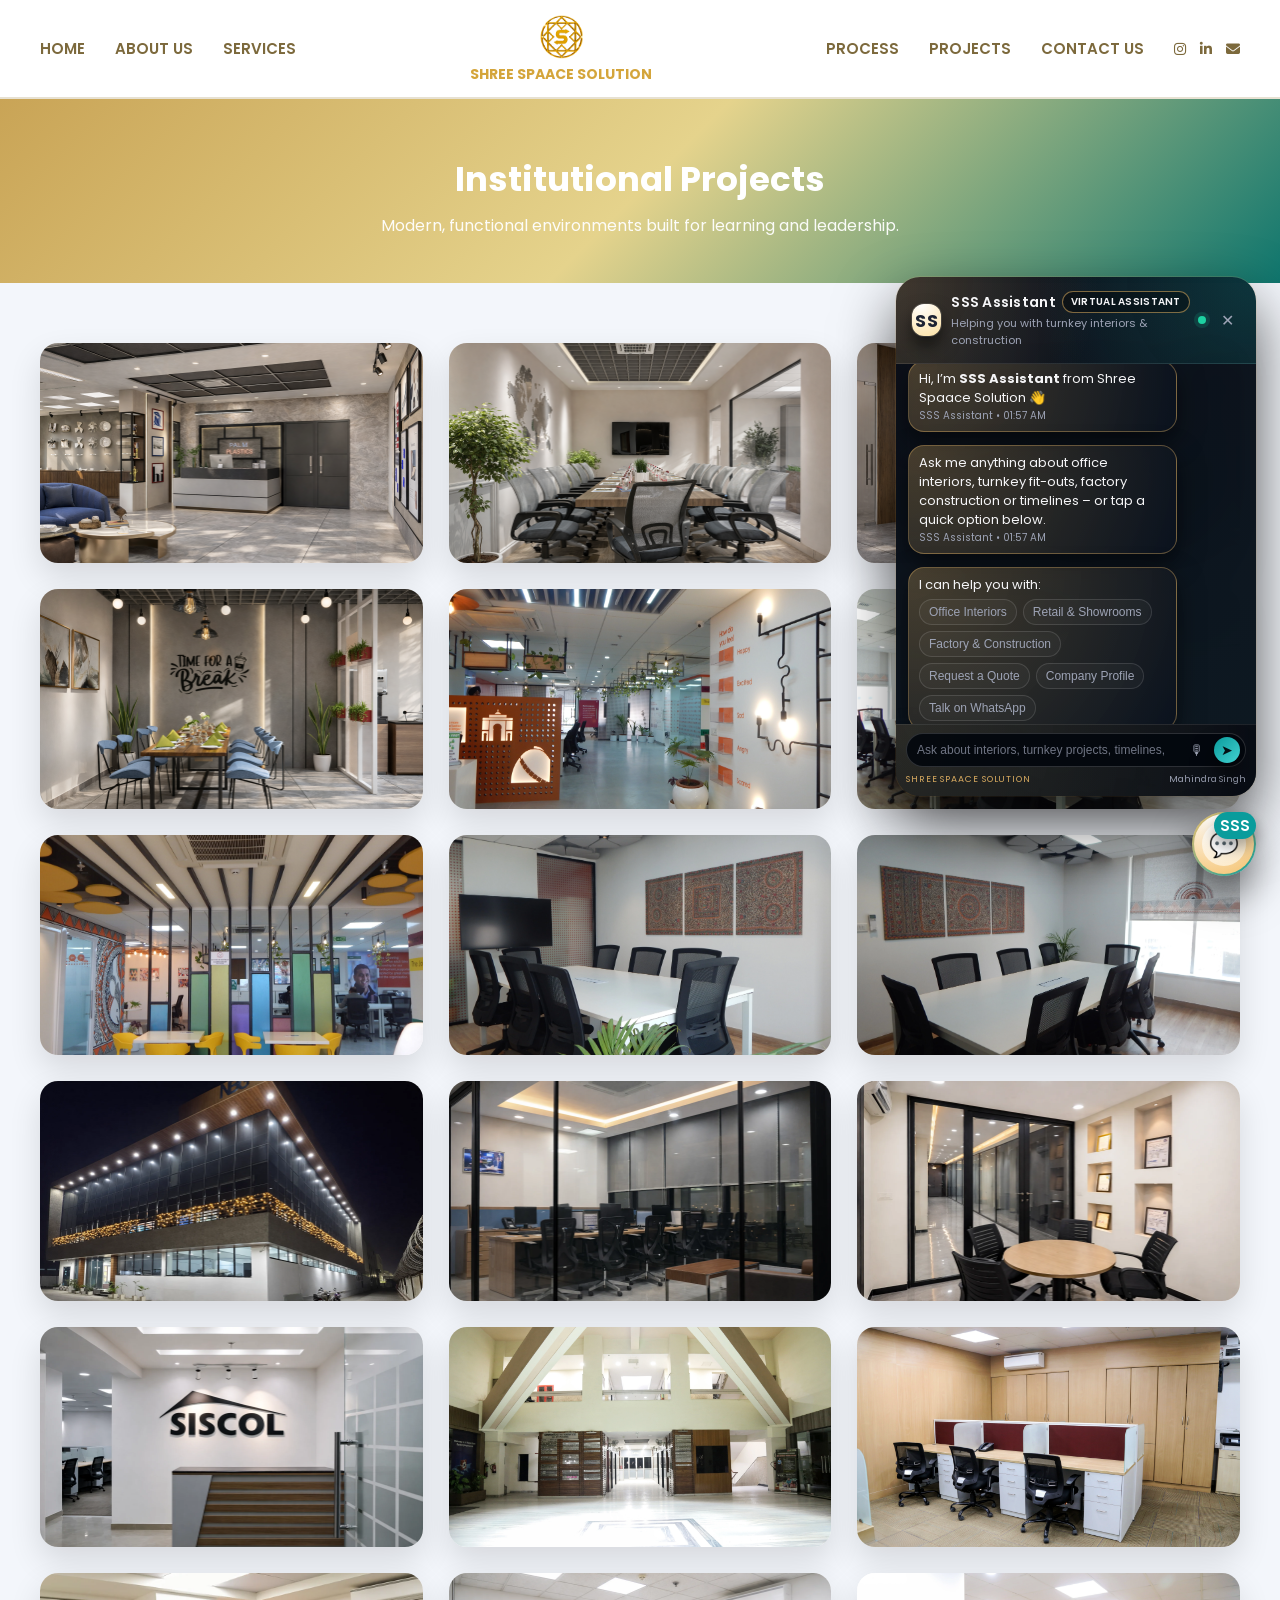
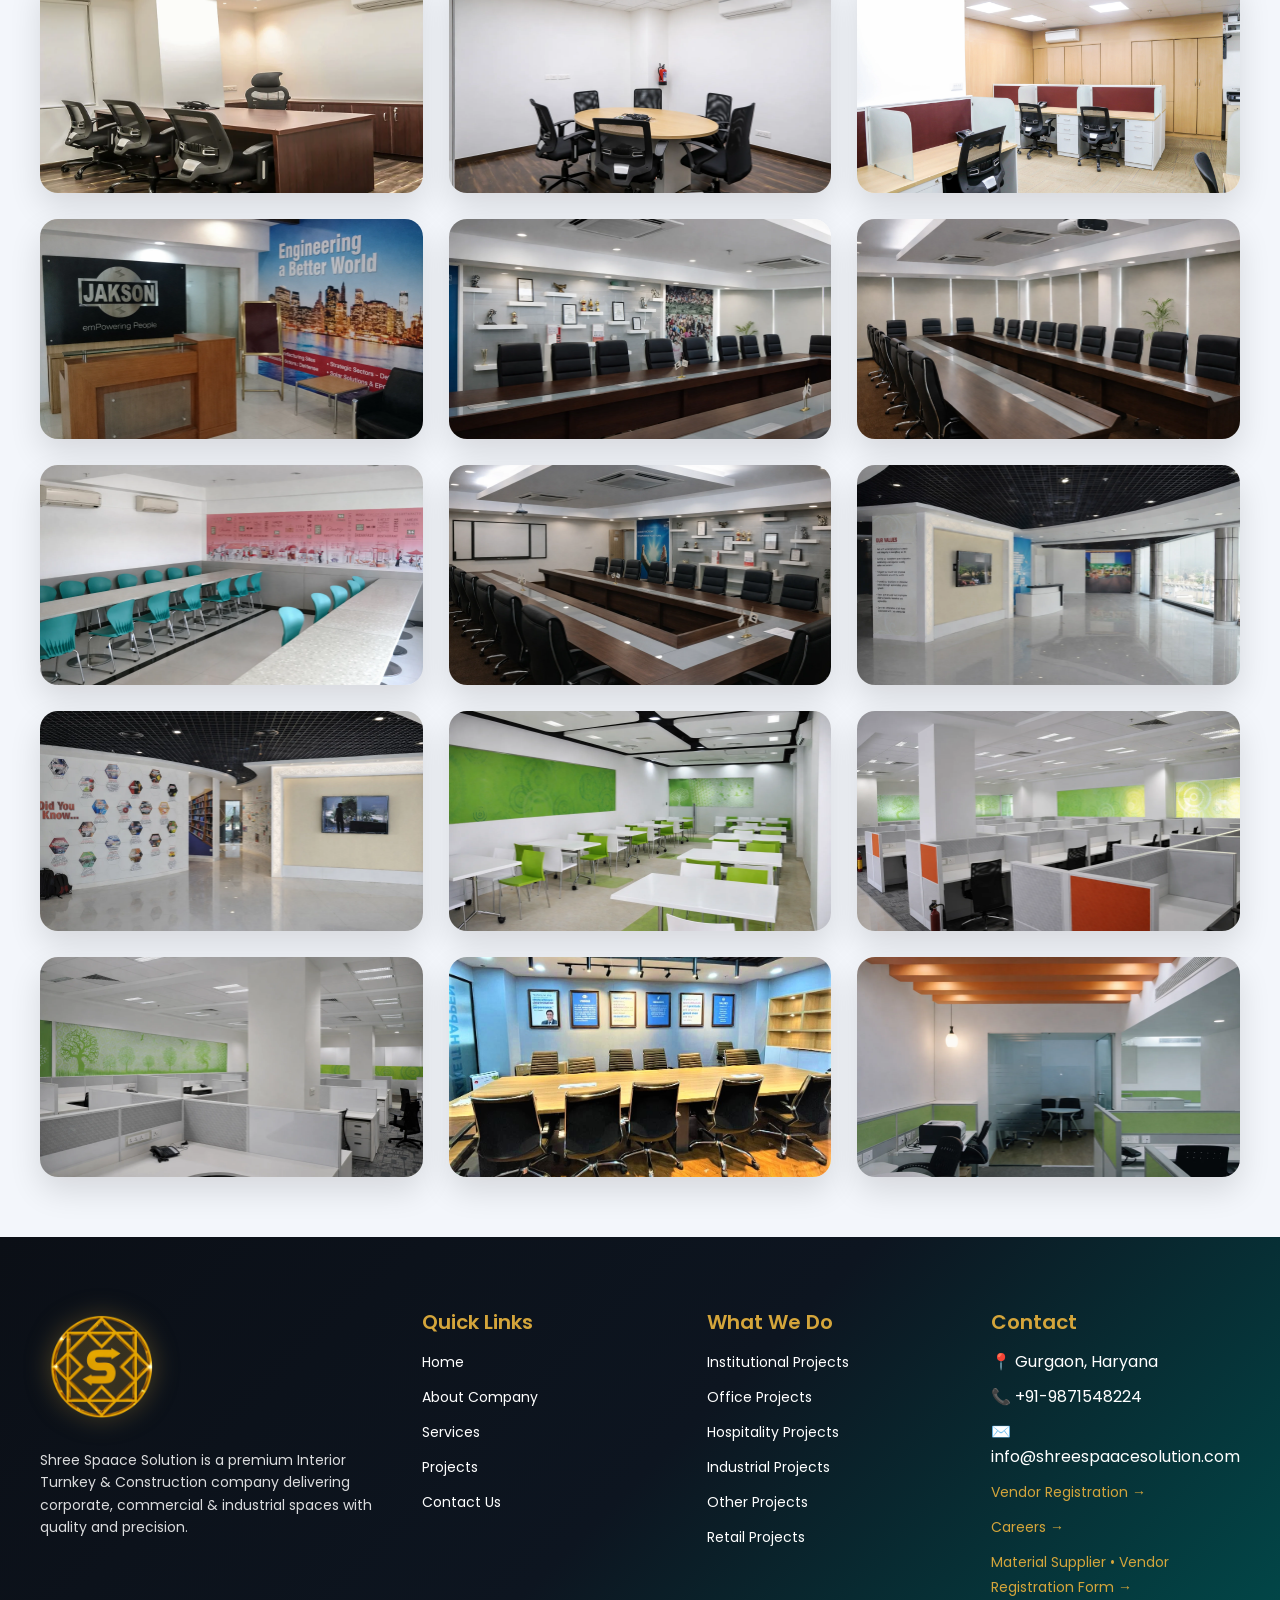
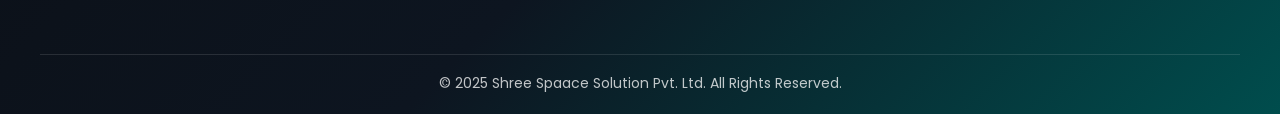
<file: industrial-fitouts.html>
<!DOCTYPE html>
<html lang="en">
<head>
  <meta charset="UTF-8" />
  <meta name="viewport" content="width=device-width, initial-scale=1" />
  <title>Industrial Projects • Shree Spaace Solution</title>

  <!-- Fonts + Icons -->
  <link href="https://fonts.googleapis.com/css2?family=Poppins:wght@300;400;500;600;700&display=swap" rel="stylesheet">
  <link rel="stylesheet" href="https://cdnjs.cloudflare.com/ajax/libs/font-awesome/6.5.0/css/all.min.css">

  <style>
    body {
      margin: 0;
      font-family: "Poppins", sans-serif;
      background: #f6f7f9;
      color: #083d3f;
    }

    :root {
      --gold: #b8860b;
      --text: #7c693c;
      --white: #ffffff;
    }

    /* ======================================
        NAVBAR
    ====================================== */
    .sss-navbar {
      width: 100%;
      padding: 12px 40px;
      display: flex;
      align-items: center;
      justify-content: space-between;
      background: #ffffff;
      border-bottom: 2px solid #e7e1d2;
      position: sticky;
      top: 0;
      z-index: 100;
    }

    .nav-left, .nav-right {
      display: flex;
      align-items: center;
      gap: 30px;
    }

    .sss-navbar a {
      text-decoration: none;
      font-size: 15px; /* Increased from 14px */
      font-weight: 600;
      color: var(--text);
      transition: 0.2s ease;
    }

    .sss-navbar a:hover { color: var(--gold); }

    .nav-logo {
      text-align: center;
      display: flex;
      flex-direction: column;
      align-items: center;
      gap: 2px;
    }

    .nav-logo img {
      width: 50px;
      height: 50px;
    }

    .nav-logo span {
      font-size: 14px; /* Increased from 13px */
      font-weight: 700;
      color: var(--gold);
    }

    .nav-social {
      display: flex;
      align-items: center;
      gap: 14px;
    }

    .nav-social i {
      font-size: 14px;
      color: var(--text);
      transition: 0.2s;
    }

    .nav-social i:hover { color: var(--gold); }

    @media (max-width: 980px) {
      .nav-left, .nav-right { display: none; }
    }

    /* ======================================
        HERO
    ====================================== */
    .hero {
      padding: 55px 0 45px;
      background: linear-gradient(135deg, #c9a456, #e5d38c, #0f766e);
      text-align: center;
      color: #fff; /* Original color */
    }
    .hero h1 { margin: 0 0 8px; font-size: 34px; font-weight: 700; } /* Hero title remains large */
    .hero p { margin: 0; font-size: 16px; opacity: 0.95; } /* Increased from 15px */

    .container {
      width: 90%;
      max-width: 1200px;
      margin: auto;
    }

    /* ======================================
        PROJECT GRID
    ====================================== */
    .section { padding: 55px 0 80px; }

    .projects-grid {
      display: grid;
      grid-template-columns: repeat(3, 1fr);
      gap: 28px;
    }

    .project-card {
      background: #fff;
      border-radius: 18px;
      overflow: hidden;
      box-shadow: 0 15px 35px rgba(0,0,0,0.12);
      transition: 0.3s ease;
      cursor: pointer;
    }

    .project-card:hover {
      transform: translateY(-8px);
      box-shadow: 0 22px 45px rgba(0,0,0,0.22);
    }

    .project-img { height: 210px; overflow: hidden; }
    .project-img img {
      width: 100%;
      height: 100%;
      object-fit: cover;
      transition: 0.35s ease;
    }
    .project-card:hover img { transform: scale(1.05); }

    .project-body { padding: 15px 16px 18px; } /* Padding, not text */
    .project-body p { margin: 0; font-size: 15px; color: #555; } /* Increased from 14px */

    /* ======================================
        POPUP
    ====================================== */
    .popup-bg {
      position: fixed;
      top: 0; left: 0;
      width: 100%; height: 100%;
      background: rgba(0,0,0,0.85);
      display: none;
      justify-content: center;
      align-items: center;
      padding: 20px;
      z-index: 999;
    }
    .popup-bg.active { display: flex; }

    .popup-img {
      max-width: 95%;
      max-height: 85vh;
      border-radius: 12px;
      animation: popIn 0.25s ease;
      box-shadow: 0 0 25px rgba(255,255,255,0.2);
    }

    @keyframes popIn {
      from { transform: scale(0.8); opacity: 0; }
      to { transform: scale(1); opacity: 1; }
    }

    /* ======================================
        FULL PREMIUM FOOTER
    ====================================== */
    .sss-footer {
      background: linear-gradient(135deg, #0b0f16, #0d1520, #004d4d);
      color: #ffffff;
      padding: 70px 40px 20px;
    }

    .sss-gold-line {
      height: 3px;
      width: 120px;
      background: #d4a53b;
      margin-bottom: 30px;
    }

    .sss-grid {
      display: grid;
      grid-template-columns: 1.4fr 1fr 1fr 1fr;
      gap: 40px;
    }

    @media(max-width: 900px) {
      .sss-grid { grid-template-columns: 1fr; text-align: center; }
    }

    .sss-footer-logo img {
      width: 120px;
      filter: drop-shadow(0px 0px 12px rgba(212,165,59,0.5));
    }

    .sss-footer-desc { /* Increased from 14px */
      margin-top: 15px;
      font-size: 14px;
      opacity: 0.85;
      line-height: 1.6;
    }

    .sss-footer h3 {
      font-size: 20px;
      color: #d4a53b;
      margin-bottom: 12px;
    }

    .sss-footer a {
      color: #e0e0e0; /* Original color */
      text-decoration: none;
      transition: 0.3s;
      font-size: 14px;
    }

    .sss-footer a:hover {
      color: #d4a53b;
      padding-left: 3px;
    }

    .sss-copy {
      margin-top: 40px; /* Margin, not text */
      padding-top: 15px;
      border-top: 1px solid rgba(255,255,255,0.15);
      text-align: center;
      font-size: 14px;
      opacity: 0.75;
    }

  </style>
</head>

<body>

  <!-- NAVBAR -->
  <header class="sss-navbar">
    <div class="nav-left">
      <a href="Index.html#home">HOME</a>
      <a href="Index.html#about">ABOUT US</a>
      <a href="Index.html#service">SERVICES</a>
    </div>

    <div class="nav-logo">
      <img src="asset/sss logo.png">
      <span>SHREE SPAACE SOLUTION</span>
    </div>

    <div class="nav-right">
      <a href="Index.html#process">PROCESS</a>
      <a href="Index.html#project">PROJECTS</a>
      <a href="Index.html#contact">CONTACT US</a>
      <div class="nav-social">
                <a href="https://instagram.com/yourusername" target="_blank"><i class="fab fa-instagram"></i></a>
        <a href="https://linkedin.com/in/yourusername" target="_blank"><i class="fab fa-linkedin-in"></i></a>
        <a href="mailto:info@shreespaacesolution.com"><i class="fas fa-envelope"></i></a>
      </div>

 
  </header>

  <!-- HERO -->
  <section class="hero">
    <div class="container">
      <h1>Institutional Projects</h1>
      <p>Modern, functional environments built for learning and leadership.</p>
    </div>
  </section>

 <!DOCTYPE html>
<html lang="en">
<head>
  <meta charset="UTF-8">
  <title>Institutional Projects | Shree Spaace Solution</title>
  <meta name="viewport" content="width=device-width, initial-scale=1">

  <style>
    body{
      margin:0;
      font-family:system-ui,-apple-system,Segoe UI,Roboto,Arial;
      background:#f3f6fb;
      color:#1f2937;
    }

    /* ===== PROJECT GRID ===== */
    .institutional-projects{
      padding:60px 20px;
    }

    .projects-grid{
      max-width:1200px;
      margin:auto;
      display:grid;
      grid-template-columns:repeat(3,1fr);
      gap:26px;
    }

    .project-card{
      background:#fff;
      border-radius:18px;
      overflow:hidden;
      box-shadow:0 14px 32px rgba(0,0,0,.12);
      cursor:pointer;
      transition:0.3s ease;
    }

    .project-card:hover{
      transform:translateY(-6px);
      box-shadow:0 22px 44px rgba(0,0,0,.22);
    }

    .project-card img{
      width:100%;
      height:220px;
      object-fit:cover;
      display:block;
    }

    .project-card p{
      padding:14px 16px 18px;
      margin:0;
      font-size:15px;
      font-weight:500;
    }

    /* ===== POPUP ===== */
    .popup{
      position:fixed;
      inset:0;
      background:rgba(0,0,0,.85);
      display:none;
      align-items:center;
      justify-content:center;
      z-index:9999;
    }

    .popup.active{
      display:flex;
    }

    .popup img{
      max-width:90%;
      max-height:90%;
      border-radius:14px;
      box-shadow:0 20px 60px rgba(0,0,0,.6);
    }

    .popup-close{
      position:absolute;
      top:20px;
      right:26px;
      font-size:34px;
      color:#fff;
      cursor:pointer;
      user-select:none;
    }

    /* ===== RESPONSIVE ===== */
    @media(max-width:992px){
      .projects-grid{ grid-template-columns:repeat(2,1fr); }
    }
    @media(max-width:600px){
      .projects-grid{ grid-template-columns:1fr; }
    }
  </style>
</head>

<body>

<section class="institutional-projects">
  <div class="projects-grid">

    <div class="project-card" onclick="openPopup(this)">
      <img src="asset/Industrial Fitouts/neemrana site/neemrana site (4).png">
      
    </div>

    <div class="project-card" onclick="openPopup(this)">
      <img src="asset/Industrial Fitouts/neemrana site/neemrana site (2).png">
      
    </div>

    <div class="project-card" onclick="openPopup(this)">
      <img src="asset/Industrial Fitouts/neemrana site/neemrana site (1).png">
      
    </div>

    <div class="project-card" onclick="openPopup(this)">
      <img src="asset/Industrial Fitouts/neemrana site/neemrana site (3).png">
      
    </div>

    <div class="project-card" onclick="openPopup(this)">
      <img src="asset/Industrial Fitouts/gsk/gsk (3).webp">
      
    </div>

    <div class="project-card" onclick="openPopup(this)">
      <img src="asset/Industrial Fitouts/gsk/gsk (4).webp">
      
    </div>

    <div class="project-card" onclick="openPopup(this)">
      <img src="asset/Industrial Fitouts/gsk/gsk 10.jpg">
     
    </div>

    <div class="project-card" onclick="openPopup(this)">
      <img src="asset/Industrial Fitouts/gsk/gsk (5).webp">
      
    </div>

    <div class="project-card" onclick="openPopup(this)">
      <img src="asset/Industrial Fitouts/gsk/gsk (7).webp">
      
    </div>
    <div class="project-card" onclick="openPopup(this)">
      <img src="asset/Industrial Fitouts/nbg/nbg (6).webp">
     
    </div>

    <div class="project-card" onclick="openPopup(this)">
      <img src="asset/Industrial Fitouts/nbg/nbg (8).webp">
      
    </div>

    <div class="project-card" onclick="openPopup(this)">
      <img src="asset/Industrial Fitouts/nbg/nbg (10).webp">
      
    </div>
    <div class="project-card" onclick="openPopup(this)">
      <img src="asset/Industrial Fitouts/siscol/siscol (6).webp">
     
    </div>

    <div class="project-card" onclick="openPopup(this)">
      <img src="asset/Industrial Fitouts/siscol/siscol (1).webp">
      
    </div>

    <div class="project-card" onclick="openPopup(this)">
      <img src="asset/Industrial Fitouts/siscol/siscol (5).webp">
      
    </div>
    <div class="project-card" onclick="openPopup(this)">
      <img src="asset/Industrial Fitouts/siscol/siscol (3).webp">
     
    </div>

    <div class="project-card" onclick="openPopup(this)">
      <img src="asset/Industrial Fitouts/siscol/siscol (7).webp">
      
    </div>

    <div class="project-card" onclick="openPopup(this)">
      <img src="asset/Industrial Fitouts/siscol/siscol (2).webp">
      
    </div>  
    <div class="project-card" onclick="openPopup(this)">
      <img src="asset/Industrial Fitouts/jackson/jakson (1).webp">
      
    </div>
    <div class="project-card" onclick="openPopup(this)">
      <img src="asset/Industrial Fitouts/jackson/jakson (2).webp">
     
    </div>

    <div class="project-card" onclick="openPopup(this)">
      <img src="asset/Industrial Fitouts/jackson/jakson (3).webp">
      
    </div>

    <div class="project-card" onclick="openPopup(this)">
      <img src="asset/Industrial Fitouts/jackson/jakson (4).webp">
      
    </div>
    <div class="project-card" onclick="openPopup(this)">
      <img src="asset/Industrial Fitouts/jackson/jakson (6).webp">
     
    </div>

    <div class="project-card" onclick="openPopup(this)">
      <img src="asset/Industrial Fitouts/Innovest/Innovest (9).webp">
      
    </div>
    
    <div class="project-card" onclick="openPopup(this)">
      <img src="asset/Industrial Fitouts/Innovest/Innovest (8).webp">
      
    </div>
    <div class="project-card" onclick="openPopup(this)">
      <img src="asset/Industrial Fitouts/Innovest/Innovest (7).webp">
     
    </div>

    <div class="project-card" onclick="openPopup(this)">
      <img src="asset/Industrial Fitouts/Innovest/Innovest (6).webp">
      
    </div>
    
    <div class="project-card" onclick="openPopup(this)">
      <img src="asset/Industrial Fitouts/Innovest/Innovest (10).webp">
      
    </div>
    <div class="project-card" onclick="openPopup(this)">
      <img src="asset/institutional project/imgi_5_WhatsApp-Image-2022-10-19-at-15.55.44.jpg">
     
    </div>

    <div class="project-card" onclick="openPopup(this)">
      <img src="asset/Industrial Fitouts/Innovest/Innovest (1).webp">
      
    </div>

    

  </div>
</section>

<!-- POPUP -->
<div class="popup" id="popup" onclick="closePopup()">
  <span class="popup-close">×</span>
  <img id="popupImg" onclick="event.stopPropagation()">
</div>

<script>
  function openPopup(card){
    const img = card.querySelector("img");
    document.getElementById("popupImg").src = img.src;
    document.getElementById("popup").classList.add("active");
  }

  function closePopup(){
    document.getElementById("popup").classList.remove("active");
  }

  // ESC key support
  document.addEventListener("keydown", e => {
    if(e.key === "Escape") closePopup();
  });
</script>

</body>
</html>


      </div>

    </div>
  </section>

 
 <!DOCTYPE html>
<html lang="en">
<head>
<meta charset="UTF-8">
<title>SSS Footer</title>
<meta name="viewport" content="width=device-width, initial-scale=1">

<!-- Correct font -->
<link href="https://fonts.googleapis.com/css2?family=Poppins:wght@300;400;500;600;700&display=swap" rel="stylesheet">

<style>
:root {
  --gold: #d4a53b;
  --teal: #0a9c9c;
  --dark: #0c0f16;
  --white: #ffffff;
}

body {
  font-family: "Poppins", sans-serif !important;
}

/* MAIN FOOTER */
.sss-footer {
  background: linear-gradient(135deg, #0b0f16, #0d1520, #004d4d);
  color: var(--white);
  padding: 70px 40px 20px;
  font-family: "Poppins", sans-serif !important;
}

/* GOLD LINE */
.sss-gold-line {
  height: 3px;
  width: 120px;
  background: var(--gold);
  margin-bottom: 30px;
}

/* GRID */
.sss-grid {
  display: grid;
  grid-template-columns: 1.4fr 1fr 1fr 1fr;
  gap: 40px;
}
@media(max-width: 900px) {
  .sss-grid { grid-template-columns: 1fr; text-align: center; }
}

/* LOGO */
.sss-footer-logo img {
  width: 120px;
  filter: drop-shadow(0px 0px 12px rgba(212,165,59,0.5));
}

.sss-footer-desc {
  margin-top: 15px;
  line-height: 1.6;
  opacity: 0.85;
  font-size: 14px;
}

/* HEADINGS */
.sss-footer h3 {
  font-size: 20px;
  color: var(--gold);
  margin-bottom: 12px;
  font-weight: 600;
}

/* LISTS */
.sss-footer ul {
  list-style: none;
  margin: 0;
  padding: 0;
}

.sss-footer ul li {
  margin-bottom: 10px;
}

.sss-footer a {
  color: #e0e0e0;
  text-decoration: none;
  font-size: 14px;
  transition: 0.3s ease;
  font-weight: 400;
}

.sss-footer a:hover {
  color: var(--gold);
}

/* CONTACT ICONS */
.sss-footer i {
  margin-right: 8px;
  color: var(--gold);
}

/* COPYRIGHT */
.sss-copy {
  margin-top: 45px;
  padding-top: 18px;
  border-top: 1px solid rgba(255,255,255,0.15);
  text-align: center;
  font-size: 14px;
  opacity: 0.75;
}

/* GOLD LINKS */
.sss-footer-link {
  color: var(--gold) !important;
  font-weight: 500;
}
</style>
</head>

<body>

<footer class="sss-footer">
  <div class="sss-grid">

    <!-- LOGO + ABOUT -->
    <div class="sss-footer-logo">
      <img src="asset/sss logo.png" alt="SSS Logo">
      <p class="sss-footer-desc">
        Shree Spaace Solution is a premium Interior Turnkey & Construction company 
        delivering corporate, commercial & industrial spaces with quality and precision.
      </p>
    </div>

    <!-- QUICK LINKS -->
    <div>
       <h3>Quick Links</h3>
      <ul>
        <li><a href="Index.html#home" style="color:var(--white)">Home</a></li>
        <li><a href="Index.html#about" style="color:var(--white)">About Company</a></li>
        <li><a href="Index.html#service" style="color:var(--white)">Services</a></li>
        
        <li><a href="Index.html#process" style="color:var(--white)">Projects</a></li>
        <li><a href="Index.html#contact" style="color:var(--white)">Contact Us</a></li>
      </ul>
    </div>

    <!-- SERVICES -->
    <div>
      <h3>What We Do</h3>
      <ul>
        <li><a href="institutional-projects.html" style="color:var(--white)">Institutional Projects </a></li>
        <li><a href="office-projects.html" style="color:var(--white)">Office Projects</a></li>
        <li><a href="hospitality-projects.html" style="color:var(--white)">Hospitality Projects</a></li>
        <li><a href="industrial-fitouts.html" style="color:var(--white)">Industrial Projects</a></li>
        <li><a href="other-projects.html" style="color:var(--white)">Other Projects</a></li>
        <li><a href="retail-projects.html" style="color:var(--white)">Retail Projects</a></li>
       
      </ul>
    </div>

<!-- CONTACT -->
    <div>
      <h3>Contact</h3>
      <ul>
        <li>📍 Gurgaon, Haryana</li>
        <li>📞 +91-9871548224</li>
        <li>✉️ info@shreespaacesolution.com</li>
        <li><a href="vendor-form.html" style="color:var(--gold)">Vendor Registration →</a></li> 
        <li><a href="Careers at Shree Spaace Solution.html" style="color:var(--gold)">Careers →</a></li>
        <li><a href="Material Supplier • Vendor Registration Form.html" style="color:var(--gold)">Material Supplier • Vendor Registration Form  →</a></li>
      </ul>
    </div>

  </div>

  <div class="sss-copy">
    © 2025 Shree Spaace Solution Pvt. Ltd. All Rights Reserved.
  </div>

</footer>

</body>
</html>
<!DOCTYPE html>
<html lang="en">
<head>
  <meta charset="UTF-8" />
  <title>SSS Assistant • Shree Spaace Solution</title>
  <meta name="viewport" content="width=device-width, initial-scale=1" />

  <!-- Fonts -->
  <link href="https://fonts.googleapis.com/css2?family=Poppins:wght@400;500;600&family=Inter:wght@400;500;600&display=swap" rel="stylesheet">

  <style>
    :root {
      --sss-gold: #f4c06a;
      --sss-gold-soft: rgba(244, 192, 106, 0.35);
      --sss-teal: #0a9c9c;
      --sss-teal-soft: rgba(10, 156, 156, 0.2);
      --sss-bg-dark: rgba(7, 10, 16, 0.9);
      --sss-card-bg: rgba(18, 24, 38, 0.9);
      --sss-border: rgba(255, 255, 255, 0.09);
      --sss-text: #f5f5f7;
      --sss-muted: #9da3b5;
    }

    * {
      box-sizing: border-box;
      margin: 0;
      padding: 0;
    }

    body {
      font-family: "Inter", system-ui, -apple-system, BlinkMacSystemFont, "Segoe UI", sans-serif;
    }

    /* Floating Button */
    .sss-chat-launcher {
      position: fixed;
      bottom: 24px;
      right: 24px;
      width: 64px;
      height: 64px;
      border-radius: 999px;
      background: radial-gradient(circle at 30% 0%, #ffffff, var(--sss-gold)) padding-box,
                  linear-gradient(135deg, var(--sss-gold), var(--sss-teal)) border-box;
      border: 2px solid transparent;
      box-shadow:
        0 0 0 0 rgba(244, 192, 106, 0.7),
        0 18px 40px rgba(0, 0, 0, 0.55);
      display: flex;
      align-items: center;
      justify-content: center;
      cursor: pointer;
      z-index: 99999;
      animation: sss-pulse 2.2s infinite;
    }

    .sss-chat-launcher-icon-wrap { /* Icon wrap styling, not text */
      position: relative;
      width: 44px;
      height: 44px;
      border-radius: 999px;
      background: radial-gradient(circle at 30% 0%, #ffffff, #fce8c4);
      display: flex;
      align-items: center;
      justify-content: center;
      overflow: hidden;
    }

    .sss-chat-launcher-icon-ring { /* Icon ring styling, not text */
      position: absolute;
      inset: -3px;
      border-radius: inherit;
      border: 2px solid rgba(244, 192, 106, 0.65);
      box-shadow: 0 0 12px rgba(244, 192, 106, 0.9);
      pointer-events: none;
    }

    .sss-chat-launcher-icon { /* Icon styling, not text */
      position: relative;
      font-size: 24px;
      color: #1d2333;
    }

    .sss-chat-launcher-badge { /* Increased from 10px */
      position: absolute;
      top: -2px;
      right: -2px;
      background: var(--sss-teal);
      color: white;
      font-size: 15px;
      font-weight: 600;
      padding: 2px 6px;
      border-radius: 999px;
      box-shadow: 0 8px 15px rgba(0, 0, 0, 0.35);
    }

    @keyframes sss-pulse {
      0% {
        transform: translateY(0) scale(1);
        box-shadow: 0 0 0 0 rgba(244, 192, 106, 0.7);
      }
      70% {
        transform: translateY(-2px) scale(1.02);
        box-shadow: 0 0 0 18px rgba(244, 192, 106, 0);
      }
      100% {
        transform: translateY(0) scale(1);
        box-shadow: 0 0 0 0 rgba(244, 192, 106, 0);
      }
    }

    /* Chat Window */
    .sss-chat-container {
      position: fixed;
      bottom: 104px;
      right: 24px;
      width: 360px;
      max-width: calc(100% - 32px);
      max-height: 540px;
      display: flex;
      flex-direction: column;
      border-radius: 24px;
      background: linear-gradient(145deg, rgba(10, 14, 24, 0.98), rgba(8, 20, 29, 0.98));
      box-shadow:
        0 26px 60px rgba(0, 0, 0, 0.65),
        0 0 0 1px rgba(244, 192, 106, 0.15);
      overflow: hidden;
      transform-origin: bottom right;
      transform: scale(0.9) translateY(16px);
      opacity: 0;
      visibility: hidden;
      transition:
        opacity 0.2s ease,
        transform 0.2s ease,
        visibility 0.2s ease;
      z-index: 99998;
      backdrop-filter: blur(20px);
    }

    .sss-chat-container.sss-open {
      opacity: 1;
      visibility: visible;
      transform: scale(1) translateY(0);
    }

    /* Header */
    .sss-chat-header {
      display: flex;
      align-items: center;
      padding: 14px 16px;
      border-bottom: 1px solid var(--sss-border);
      background: radial-gradient(circle at top left, rgba(244, 192, 106, 0.16), transparent 55%),
                  radial-gradient(circle at top right, rgba(10, 156, 156, 0.24), transparent 60%);
      position: relative;
    }

    .sss-chat-header::after {
      content: "";
      position: absolute;
      inset: 0;
      background: linear-gradient(to right, rgba(244, 192, 106, 0.25), transparent 40%);
      opacity: 0.25;
      pointer-events: none;
      mix-blend-mode: screen;
    }

    .sss-chat-header-left {
      display: flex;
      align-items: center;
      gap: 10px;
      position: relative;
      z-index: 1;
    }

    .sss-chat-logo {
      width: 32px;
      height: 32px;
      border-radius: 12px;
      overflow: hidden;
      background: radial-gradient(circle at 30% 0%, #ffffff, #fce1a4);
      display: flex;
      align-items: center;
      justify-content: center;
      box-shadow:
        0 0 0 1px rgba(255, 255, 255, 0.12),
        0 10px 18px rgba(0, 0, 0, 0.6);
    }

    .sss-chat-logo img {
      width: 82%;
      height: 82%;
      object-fit: contain;
    }

    .sss-chat-logo-fallback {
      font-size: 18px;
      font-weight: 700;
      color: #1d2333;
      letter-spacing: 0.02em;
    }

    .sss-chat-title-wrap {
      display: flex;
      flex-direction: column;
      gap: 2px;
    }

    .sss-chat-title { /* Increased from 14px */
      font-family: "Poppins", system-ui, sans-serif;
      font-size: 14px;
      font-weight: 600;
      letter-spacing: 0.02em;
      color: var(--sss-text);
      display: flex;
      align-items: center;
      gap: 6px;
    }

    .sss-chat-pill { /* Increased from 10px */
      font-size: 10px;
      padding: 2px 8px;
      border-radius: 999px;
      background: rgba(0, 0, 0, 0.35);
      border: 1px solid rgba(244, 192, 106, 0.5);
      text-transform: uppercase;
    }

    .sss-chat-subtitle { /* Increased from 11px */
      font-size: 11px;
      color: var(--sss-muted);
    }

    .sss-chat-header-right {
      margin-left: auto;
      display: flex;
      align-items: center;
      gap: 8px;
      position: relative;
      z-index: 1;
    }

    .sss-chat-status-dot { /* Status dot styling, not text */
      width: 8px;
      height: 8px;
      border-radius: 999px;
      background: #1dd1a1;
      box-shadow: 0 0 0 4px rgba(29, 209, 161, 0.15);
    }

    .sss-chat-close-btn { /* Close button styling, not text */
      background: transparent;
      border: none;
      color: var(--sss-muted);
      cursor: pointer;
      border-radius: 999px;
      width: 26px;
      height: 26px;
      display: flex;
      align-items: center;
      justify-content: center;
      font-size: 16px;
      transition: background 0.16s ease, color 0.16s ease, transform 0.1s ease;
    }

    .sss-chat-close-btn:hover {
      background: rgba(255, 255, 255, 0.06);
      color: var(--sss-text);
      transform: translateY(-1px);
    }

    /* Body */
    .sss-chat-body {
      display: flex;
      flex-direction: column;
      padding: 10px 12px 12px;
      gap: 10px;
      min-height: 260px;
      max-height: 360px;
      overflow-y: auto;
      scrollbar-width: thin;
      scrollbar-color: rgba(255, 255, 255, 0.25) transparent;
    }

    .sss-chat-body::-webkit-scrollbar {
      width: 6px;
    }

    .sss-chat-body::-webkit-scrollbar-track {
      background: transparent;
    }

    .sss-chat-body::-webkit-scrollbar-thumb {
      background: rgba(255, 255, 255, 0.22);
      border-radius: 999px;
    }

    .sss-message-row {
      display: flex;
      margin-bottom: 3px;
    }

    .sss-message-row.bot {
      justify-content: flex-start;
    }

    .sss-message-row.user {
      justify-content: flex-end;
    }

    .sss-message {
      max-width: 80%;
      padding: 8px 10px;
      border-radius: 16px;
      font-size: 13px;
      line-height: 1.45;
      position: relative;
      animation: sss-msg-in 0.18s ease-out;
      word-wrap: break-word;
    }

    .sss-message.bot { /* Increased from 13px */
      background: radial-gradient(circle at top left, rgba(244, 192, 106, 0.26), rgba(10, 18, 30, 1));
      border: 1px solid rgba(244, 192, 106, 0.35);
      color: var(--sss-text);
      box-shadow: 0 10px 26px rgba(0, 0, 0, 0.55);
    }

    .sss-message.user {
      background: linear-gradient(135deg, var(--sss-teal), #35c2c2);
      color: #031015;
      border-bottom-right-radius: 4px;
      box-shadow: 0 10px 22px rgba(0, 0, 0, 0.5);
    }

    .sss-message-meta { /* Increased from 10px */
      font-size: 10px;
      color: var(--sss-muted);
      margin-top: 1px;
    }

    @keyframes sss-msg-in {
      from {
        opacity: 0;
        transform: translateY(4px) scale(0.98);
      }
      to {
        opacity: 1;
        transform: translateY(0) scale(1);
      }
    }

    /* Suggestion Chips */
    .sss-suggestions {
      display: flex;
      flex-wrap: wrap;
      gap: 6px;
      margin-top: 4px;
    }

    .sss-chip {
      font-size: 12px; /* Increased from 11px */
      padding: 5px 9px;
      border-radius: 999px;
      background: rgba(255, 255, 255, 0.03);
      border: 1px solid rgba(255, 255, 255, 0.12);
      color: var(--sss-muted);
      cursor: pointer;
      transition: background 0.16s ease, color 0.16s ease, border-color 0.16s ease, transform 0.08s ease;
      white-space: nowrap;
    }

    .sss-chip:hover {
      background: var(--sss-teal-soft);
      border-color: rgba(10, 156, 156, 0.7);
      color: var(--sss-text);
      transform: translateY(-1px);
    }

    /* Lead Form */
    .sss-lead-card {
      margin-top: 4px;
      padding: 10px 10px 8px;
      border-radius: 14px;
      background: radial-gradient(circle at top left, rgba(244, 192, 106, 0.22), rgba(10, 18, 30, 1));
      border: 1px solid rgba(244, 192, 106, 0.4);
      box-shadow: 0 10px 26px rgba(0, 0, 0, 0.55);
    }

    .sss-lead-title { /* Increased from 12px */
      font-size: 12px;
      font-weight: 600;
      color: var(--sss-text);
      margin-bottom: 4px;
    }

    .sss-lead-sub { /* Increased from 11px */
      font-size: 11px;
      color: var(--sss-muted);
      margin-bottom: 8px;
    }

    .sss-lead-grid { /* Grid styling, not text */
      display: grid;
      grid-template-columns: 1fr 1fr;
      gap: 6px;
      margin-bottom: 6px;
    }

    .sss-lead-field {
      display: flex;
      flex-direction: column;
      gap: 2px;
    }

    .sss-lead-label { /* Increased from 10px */
      font-size: 10px;
      color: var(--sss-muted);
    }

    .sss-lead-input, /* Increased from 11px */
    .sss-lead-select { /* Increased from 11px */
      font-size: 11px;
      padding: 6px 8px;
      border-radius: 9px;
      background: rgba(4, 8, 14, 0.8);
      border: 1px solid rgba(255, 255, 255, 0.12);
      color: var(--sss-text);
      outline: none;
    }

    .sss-lead-input::placeholder {
      color: rgba(157, 163, 181, 0.7);
    }

    .sss-lead-select {
      appearance: none;
      background-image: linear-gradient(45deg, transparent 50%, var(--sss-gold) 50%),
                        linear-gradient(135deg, var(--sss-gold) 50%, transparent 50%);
      background-position: calc(100% - 12px) 50%, calc(100% - 8px) 50%;
      background-size: 6px 6px, 6px 6px;
      background-repeat: no-repeat;
    }

    .sss-lead-footer {
      display: flex;
      justify-content: space-between;
      align-items: center;
      margin-top: 4px;
      gap: 6px;
    }

    .sss-lead-note { /* Increased from 9px */
      font-size: 9px;
      color: rgba(244, 192, 106, 0.9);
    }

    .sss-lead-submit-btn { /* Increased from 11px */
      font-size: 11px;
      padding: 6px 12px;
      border-radius: 999px;
      border: none;
      background: linear-gradient(135deg, var(--sss-gold), #ffe0a2);
      color: #23160a;
      font-weight: 600;
      cursor: pointer;
      box-shadow: 0 14px 26px rgba(0, 0, 0, 0.65);
      display: inline-flex;
      align-items: center;
      gap: 6px;
      transition: transform 0.1s ease, box-shadow 0.1s ease, filter 0.1s ease;
      white-space: nowrap;
    }

    .sss-lead-submit-btn:hover {
      transform: translateY(-1px);
      filter: brightness(1.03);
      box-shadow: 0 18px 40px rgba(0, 0, 0, 0.75);
    }

    .sss-lead-submit-btn:active {
      transform: translateY(1px) scale(0.99);
      box-shadow: 0 10px 22px rgba(0, 0, 0, 0.7);
    }

    /* Typing Indicator */
    .sss-typing {
      display: flex;
      align-items: center;
      gap: 6px;
      padding: 6px 10px;
      border-radius: 14px;
      background: rgba(10, 14, 22, 0.94);
      border: 1px solid rgba(255, 255, 255, 0.05);
      width: fit-content;
      margin-bottom: 4px;
    }

    .sss-typing-dots {
      display: flex;
      gap: 3px;
      align-items: center;
    }

    .sss-typing-dot {
      width: 5px;
      height: 5px;
      border-radius: 999px;
      background: rgba(244, 192, 106, 0.75);
      animation: sss-bounce 1.2s infinite ease-in-out;
    }

    .sss-typing-dot:nth-child(2) {
      animation-delay: 0.16s;
    }

    .sss-typing-dot:nth-child(3) {
      animation-delay: 0.32s;
    }

    @keyframes sss-bounce {
      0%, 80%, 100% {
        transform: scale(0.7) translateY(0);
        opacity: 0.6;
      }
      40% {
        transform: scale(1) translateY(-2px);
        opacity: 1;
      }
    }

    .sss-typing-label { /* Increased from 10px */
      font-size: 10px;
      color: var(--sss-muted);
    }

    /* Footer Input */
    .sss-chat-footer {
      padding: 8px 10px 10px;
      border-top: 1px solid var(--sss-border);
      background: radial-gradient(circle at top left, rgba(244, 192, 106, 0.14), rgba(8, 12, 20, 0.98));
    }

    .sss-input-row {
      display: flex;
      align-items: center;
      gap: 8px;
    }

    .sss-input-wrap {
      flex: 1;
      position: relative;
    }

    .sss-input { /* Increased from 12px */
      width: 100%;
      padding: 9px 80px 9px 10px;
      border-radius: 999px;
      border: 1px solid rgba(255, 255, 255, 0.16);
      background: rgba(4, 8, 14, 0.95);
      color: var(--sss-text);
      font-size: 12px;
      outline: none;
    }

    .sss-input::placeholder {
      color: rgba(157, 163, 181, 0.7);
    }

    .sss-input-tools {
      position: absolute;
      right: 6px;
      top: 50%;
      transform: translateY(-50%);
      display: flex;
      align-items: center;
      gap: 4px;
    }

    .sss-icon-btn {
      width: 26px;
      height: 26px;
      border-radius: 999px;
      border: none;
      background: transparent;
      color: var(--sss-muted);
      cursor: pointer;
      display: flex;
      align-items: center;
      justify-content: center;
      font-size: 14px;
      transition: background 0.14s ease, color 0.14s ease, transform 0.08s ease;
    } /* Icon button styling, not text */

    .sss-icon-btn:hover {
      background: rgba(255, 255, 255, 0.06);
      color: var(--sss-text);
      transform: translateY(-1px);
    }

    .sss-send-btn {
      background: linear-gradient(135deg, var(--sss-teal), #43d1d1);
      color: #041013;
      box-shadow: 0 12px 22px rgba(0, 0, 0, 0.65);
    }

    .sss-send-btn:hover {
      box-shadow: 0 16px 32px rgba(0, 0, 0, 0.7);
    }

    /* Small note strip */
    .sss-footer-note { /* Increased from 9px */
      margin-top: 6px;
      font-size: 9px;
      color: var(--sss-muted);
      display: flex;
      justify-content: space-between;
      align-items: center;
      gap: 8px;
    }

    .sss-footer-brand { /* Increased from 9px */
      font-size: 9px;
      text-transform: uppercase;
      letter-spacing: 0.1em;
      color: rgba(244, 192, 106, 0.85);
    }

    @media (max-width: 500px) {
      .sss-chat-container {
        right: 12px;
        left: 12px;
        width: auto;
        bottom: 88px;
        max-height: 80vh;
      }

      .sss-chat-launcher {
        bottom: 16px;
        right: 16px;
      }
    }
  </style>
</head>
<body>

  <!-- Floating Chat Button -->
  <div class="sss-chat-launcher" id="sssLauncher">
    <div class="sss-chat-launcher-icon-wrap">
      <div class="sss-chat-launcher-icon-ring"></div>
      <div class="sss-chat-launcher-icon">💬</div>
    </div>
    <div class="sss-chat-launcher-badge">SSS</div>
  </div>

  <!-- Chat Window -->
  <div class="sss-chat-container" id="sssChat">
    <!-- Header -->
    <div class="sss-chat-header">
      <div class="sss-chat-header-left">
        <div class="sss-chat-logo">
          <!-- TODO: Replace src with your logo path -->
          <!-- <img src="images/sss-logo.png" alt="Shree Spaace Solution"> -->
          <span class="sss-chat-logo-fallback">SS</span>
        </div>
        <div class="sss-chat-title-wrap">
          <div class="sss-chat-title">
            SSS Assistant
            <span class="sss-chat-pill">Virtual Assistant</span>
          </div>
          <div class="sss-chat-subtitle">Helping you with turnkey interiors & construction</div>
        </div>
      </div>
      <div class="sss-chat-header-right">
        <div class="sss-chat-status-dot"></div>
        <button class="sss-chat-close-btn" id="sssCloseBtn" title="Close">
          ✕
        </button>
      </div>
    </div>

    <!-- Body -->
    <div class="sss-chat-body" id="sssBody">
      <!-- Messages will be injected here by JS -->
    </div>

    <!-- Footer -->
    <div class="sss-chat-footer">
      <div class="sss-input-row">
        <div class="sss-input-wrap">
          <input
            type="text"
            id="sssInput"
            class="sss-input"
            placeholder="Ask about interiors, turnkey projects, timelines, budget..."
          />
          <div class="sss-input-tools">
            <button class="sss-icon-btn" id="sssMicBtn" title="Voice input">
              🎙
            </button>
            <button class="sss-icon-btn sss-send-btn" id="sssSendBtn" title="Send">
              ➤
            </button>
          </div>
        </div>
      </div>
      <div class="sss-footer-note">
        <span class="sss-footer-brand">Shree Spaace Solution</span>
        <span>Mahindra Singh</span>
      </div>
    </div>
  </div>

  <script>
    /*********************************************************
     * CONFIG – YOU CAN EDIT THIS PART ONLY
     *********************************************************/
    // 🔁 Google Sheet Apps Script URL (POST endpoint)
    const GOOGLE_SCRIPT_URL = "PASTE_YOUR_GOOGLE_APPS_SCRIPT_WEB_APP_URL_HERE";

    // 📲 WhatsApp number with country code (no + sign)
    // Example: "919871234567"
    const WHATSAPP_NUMBER = "919871548224";

    // 🧠 Basic tags for WhatsApp message prefix
    const WHATSAPP_INTRO = "New enquiry from SSS Assistant (Website Chat):%0A";

    /*********************************************************
     * CORE LOGIC – ADVANCED FRONTEND ASSISTANT
     *********************************************************/

    const launcher = document.getElementById("sssLauncher");
    const chat = document.getElementById("sssChat");
    const closeBtn = document.getElementById("sssCloseBtn");
    const bodyEl = document.getElementById("sssBody");
    const inputEl = document.getElementById("sssInput");
    const sendBtn = document.getElementById("sssSendBtn");
    const micBtn = document.getElementById("sssMicBtn");

    let isOpen = false;
    let isLeadFormVisible = false;
    let typingTimeout = null;
    let recognition = null;
    let userProfile = {
      name: "",
      city: "",
      areaType: "",
      budget: ""
    };

    // Toggle chat
    const toggleChat = () => {
      isOpen = !isOpen;
      if (isOpen) {
        chat.classList.add("sss-open");
        inputEl.focus();
      } else {
        chat.classList.remove("sss-open");
      }
    };

    launcher.addEventListener("click", toggleChat);
    closeBtn.addEventListener("click", toggleChat);

    // Auto-open on first visit after short delay (optional)
    setTimeout(() => {
      if (!isOpen) {
        toggleChat();
      }
    }, 2200);

    // Utility: Create message element
    function addMessage(text, sender = "bot", withMeta = true) {
      const row = document.createElement("div");
      row.className = `sss-message-row ${sender}`;

      const msg = document.createElement("div");
      msg.className = `sss-message ${sender}`;
      msg.innerHTML = text;

      row.appendChild(msg);
      bodyEl.appendChild(row);

      if (withMeta) {
        const meta = document.createElement("div");
        meta.className = "sss-message-meta";
        const timeStr = new Date().toLocaleTimeString([], { hour: "2-digit", minute: "2-digit" });
        meta.textContent = (sender === "bot" ? "SSS Assistant • " : "You • ") + timeStr;
        msg.appendChild(meta);
      }

      // Scroll to bottom
      bodyEl.scrollTop = bodyEl.scrollHeight;
    }

    // Typing indicator
    function showTyping() {
      // Remove existing
      const old = document.getElementById("sssTyping");
      if (old) old.remove();

      const wrap = document.createElement("div");
      wrap.id = "sssTyping";
      wrap.className = "sss-message-row bot";

      const box = document.createElement("div");
      box.className = "sss-typing";

      const dots = document.createElement("div");
      dots.className = "sss-typing-dots";

      for (let i = 0; i < 3; i++) {
        const dot = document.createElement("div");
        dot.className = "sss-typing-dot";
        dots.appendChild(dot);
      }

      const label = document.createElement("div");
      label.className = "sss-typing-label";
      label.textContent = "SSS Assistant is typing...";

      box.appendChild(dots);
      box.appendChild(label);
      wrap.appendChild(box);
      bodyEl.appendChild(wrap);
      bodyEl.scrollTop = bodyEl.scrollHeight;
    }

    function hideTyping() {
      const el = document.getElementById("sssTyping");
      if (el) el.remove();
    }

    // Suggestion chips
    function addSuggestions() {
      const wrapRow = document.createElement("div");
      wrapRow.className = "sss-message-row bot";

      const msg = document.createElement("div");
      msg.className = "sss-message bot";
      msg.innerHTML = `
        I can help you with:
        <div class="sss-suggestions">
          <button class="sss-chip" data-q="Office interior turnkey solutions">Office Interiors</button>
          <button class="sss-chip" data-q="Retail and showroom interior design">Retail & Showrooms</button>
          <button class="sss-chip" data-q="Factory, industrial shed and construction">Factory & Construction</button>
          <button class="sss-chip" data-q="Request a quote or site visit">Request a Quote</button>
          <button class="sss-chip" data-q="Share our company profile PDF">Company Profile</button>
          <button class="sss-chip" data-q="Talk to a human on WhatsApp">Talk on WhatsApp</button>
        </div>
      `;

      wrapRow.appendChild(msg);
      bodyEl.appendChild(wrapRow);
      bodyEl.scrollTop = bodyEl.scrollHeight;

      msg.querySelectorAll(".sss-chip").forEach(chip => {
        chip.addEventListener("click", () => {
          const q = chip.getAttribute("data-q");
          handleUserInput(q);
        });
      });
    }

    // Lead capture form
    function showLeadForm(promptSourceText = "") {
      if (isLeadFormVisible) return;
      isLeadFormVisible = true;

      const row = document.createElement("div");
      row.className = "sss-message-row bot";

      const card = document.createElement("div");
      card.className = "sss-lead-card";

      card.innerHTML = `
        <div class="sss-lead-title">Quick project insight</div>
        <div class="sss-lead-sub">
          Fill this 20-second form and our team will share a proposal / call you back.
        </div>
        <div class="sss-lead-grid">
          <div class="sss-lead-field">
            <label class="sss-lead-label">Name*</label>
            <input class="sss-lead-input" id="sssLeadName" placeholder="Your name" />
          </div>
          <div class="sss-lead-field">
            <label class="sss-lead-label">City*</label>
            <input class="sss-lead-input" id="sssLeadCity" placeholder="e.g. Gurugram" />
          </div>
          <div class="sss-lead-field">
            <label class="sss-lead-label">Space Type*</label>
            <select class="sss-lead-select" id="sssLeadArea">
              <option value="">Select</option>
              <option>Office</option>
              <option>Retail / Showroom</option>
              <option>Factory / Industrial</option>
              <option>Institutional</option>
              <option>Residence</option>
              <option>Other</option>
            </select>
          </div>
          <div class="sss-lead-field">
            <label class="sss-lead-label">Approx Budget (₹)*</label>
            <input class="sss-lead-input" id="sssLeadBudget" placeholder="e.g. 15–40 Lacs" />
          </div>
        </div>
        <div class="sss-lead-field">
          <label class="sss-lead-label">Project details / notes</label>
          <input class="sss-lead-input" id="sssLeadNotes"
            placeholder="Size, timeline or any key points..." />
        </div>
        <div class="sss-lead-footer">
          <span class="sss-lead-note">Auto-shared with Shree Spaace on WhatsApp & CRM.</span>
          <button class="sss-lead-submit-btn" id="sssLeadSubmit">
            Send &amp; WhatsApp
          </button>
        </div>
      `;

      row.appendChild(card);
      bodyEl.appendChild(row);
      bodyEl.scrollTop = bodyEl.scrollHeight;

      const submitBtn = card.querySelector("#sssLeadSubmit");
      submitBtn.addEventListener("click", () => handleLeadSubmit(promptSourceText));
    }

    async function handleLeadSubmit(promptSourceText = "") {
      const name = document.getElementById("sssLeadName").value.trim();
      const city = document.getElementById("sssLeadCity").value.trim();
      const area = document.getElementById("sssLeadArea").value.trim();
      const budget = document.getElementById("sssLeadBudget").value.trim();
      const notes = document.getElementById("sssLeadNotes").value.trim();

      if (!name || !city || !area || !budget) {
        alert("Please fill all required fields (Name, City, Space Type, Budget).");
        return;
      }

      userProfile = { name, city, areaType: area, budget };

      // Save into Google Sheet via Apps Script
      if (GOOGLE_SCRIPT_URL && GOOGLE_SCRIPT_URL.startsWith("http")) {
        try {
          const payload = {
            name,
            city,
            areaType: area,
            budget,
            notes,
            sourceText: promptSourceText || "",
            createdAt: new Date().toISOString()
          };

          await fetch(GOOGLE_SCRIPT_URL, {
            method: "POST",
            mode: "no-cors",
            headers: {
              "Content-Type": "application/json"
            },
            body: JSON.stringify(payload)
          });
        } catch (err) {
          console.warn("Lead sending to Google Sheet failed:", err);
        }
      } else {
        console.log("Lead data (configure GOOGLE_SCRIPT_URL to send to sheet):", {
          name,
          city,
          area,
          budget,
          notes
        });
      }

      // Open WhatsApp with pre-filled text
      if (WHATSAPP_NUMBER && /^\d{10,15}$/.test(WHATSAPP_NUMBER)) {
        const txtLines = [
          WHATSAPP_INTRO,
          `Name: ${name}`,
          `City: ${city}`,
          `Space Type: ${area}`,
          `Budget: ${budget}`,
          notes ? `Notes: ${notes}` : "",
          promptSourceText ? `Chat Context: ${promptSourceText}` : ""
        ].filter(Boolean);
        const fullTxt = encodeURI(txtLines.join("%0A"));
        const waUrl = `https://wa.me/${WHATSAPP_NUMBER}?text=${fullTxt}`;
        window.open(waUrl, "_blank");
      }

      addMessage("Thank you! Your details are shared with our team. We will connect with you shortly with design + cost options. Anything else you'd like to know right now?", "bot");
    }

    // Rule-based AI-ish response
    function getBotResponse(inputText) {
      const txt = inputText.toLowerCase();

      if (txt.includes("quote") || txt.includes("estimate") || txt.includes("budget") || txt.includes("site visit")) {
        showLeadForm(inputText);
        return "Happy to share a budget and proposal. Fill this quick form so we can give you a realistic turnkey estimate.";
      }

      if (txt.includes("office")) {
        return "For office interiors we handle space planning, workstations, cabins, ceiling, MEP, furniture, branding and complete handover. Tell me: approx carpet area and city?";
      }

      if (txt.includes("retail") || txt.includes("showroom")) {
        return "For retail & showroom projects we manage façade, display systems, lighting, trial rooms, storage and billing areas – end to end. Would you like help with concept design or turnkey execution?";
      }

      if (txt.includes("factory") || txt.includes("industrial")) {
        return "For factory & industrial projects, Shree Spaace covers civil work, admin block interiors, utility rooms, canteens and external development. What stage is your site in right now – new build or renovation?";
      }

      if (txt.includes("profile") || txt.includes("company profile") || txt.includes("about you")) {
        return "Shree Spaace Solution is a turnkey interior & construction company. We specialise in office, retail, institutional and industrial projects – from design to handover. You can share your email and we’ll send the detailed company profile PDF.";
      }

      if (txt.includes("whatsapp") || txt.includes("call") || txt.includes("human")) {
        if (WHATSAPP_NUMBER && /^\d{10,15}$/.test(WHATSAPP_NUMBER)) {
          const waUrl = `https://wa.me/${WHATSAPP_NUMBER}?text=${encodeURI("Hi, I came from the website SSS Assistant. I’d like to discuss my project.")}`;
          window.open(waUrl, "_blank");
          return "Connecting you to our team on WhatsApp in a new tab. You can share drawings / photos there as well.";
        } else {
          return "You can also connect with us directly on WhatsApp – just add our business number and share your drawings. (WhatsApp number not yet configured inside the assistant.)";
        }
      }

      if (txt.includes("time") || txt.includes("timeline") || txt.includes("days")) {
        return "Typical corporate interior projects take 45–90 days depending on area, services and decision speed. Share your carpet area and we can guide you more precisely.";
      }

      if (txt.includes("turnkey")) {
        return "Turnkey means you get a single point of responsibility – drawings, approvals, material, civil, false ceiling, electrical, HVAC, furniture, branding and handover – all managed by Shree Spaace Solution.";
      }

      if (txt.includes("resume") || txt.includes("job") || txt.includes("career") || txt.includes("hiring")) {
        return "For careers with Shree Spaace Solution, you can share your resume on email or WhatsApp. Mention your role (Site Engineer / Architect / Draftsman etc.) and years of experience.";
      }

      return "Got it. I can help with project budget, scope, timelines or process. If you share your city, space type and approx area, I can guide you more accurately.";
    }

    // Handle user input
    function handleUserInput(optionalText) {
      const txt = (optionalText || inputEl.value).trim();
      if (!txt) return;

      // Show user message
      addMessage(txt, "user");
      inputEl.value = "";

      // Typing indicator
      showTyping();

      clearTimeout(typingTimeout);
      typingTimeout = setTimeout(() => {
        hideTyping();
        const response = getBotResponse(txt);
        addMessage(response, "bot");
      }, 700);
    }

    sendBtn.addEventListener("click", () => handleUserInput());
    inputEl.addEventListener("keydown", (e) => {
      if (e.key === "Enter" && !e.shiftKey) {
        e.preventDefault();
        handleUserInput();
      }
    });

    // Voice to text (Web Speech API)
    function setupVoiceInput() {
      const SpeechRecognition = window.SpeechRecognition || window.webkitSpeechRecognition;
      if (!SpeechRecognition) {
        console.log("Speech recognition not supported in this browser.");
        return;
      }

      recognition = new SpeechRecognition();
      recognition.lang = "en-IN";
      recognition.interimResults = false;
      recognition.maxAlternatives = 1;

      recognition.addEventListener("result", (event) => {
        const transcript = event.results[0][0].transcript;
        inputEl.value = transcript;
        handleUserInput(transcript);
      });

      recognition.addEventListener("error", (e) => {
        console.log("Speech recognition error:", e.error);
        alert("Voice input error or permission denied. You can type instead.");
      });

      recognition.addEventListener("end", () => {
        micBtn.classList.remove("sss-mic-active");
      });
    }

    micBtn.addEventListener("click", () => {
      if (!recognition) {
        setupVoiceInput();
      }
      if (!recognition) {
        alert("Voice input is not supported in this browser.");
        return;
      }
      try {
        recognition.start();
        micBtn.classList.add("sss-mic-active");
      } catch (e) {
        console.log("Speech recognition start error:", e);
      }
    });

    // Initial welcome flow
    function initConversation() {
      addMessage("Hi, I’m <b>SSS Assistant</b> from Shree Spaace Solution 👋", "bot");
      addMessage("Ask me anything about office interiors, turnkey fit-outs, factory construction or timelines – or tap a quick option below.", "bot");
      addSuggestions();
    }

    initConversation();
  </script>
</body>
</html>
</file>
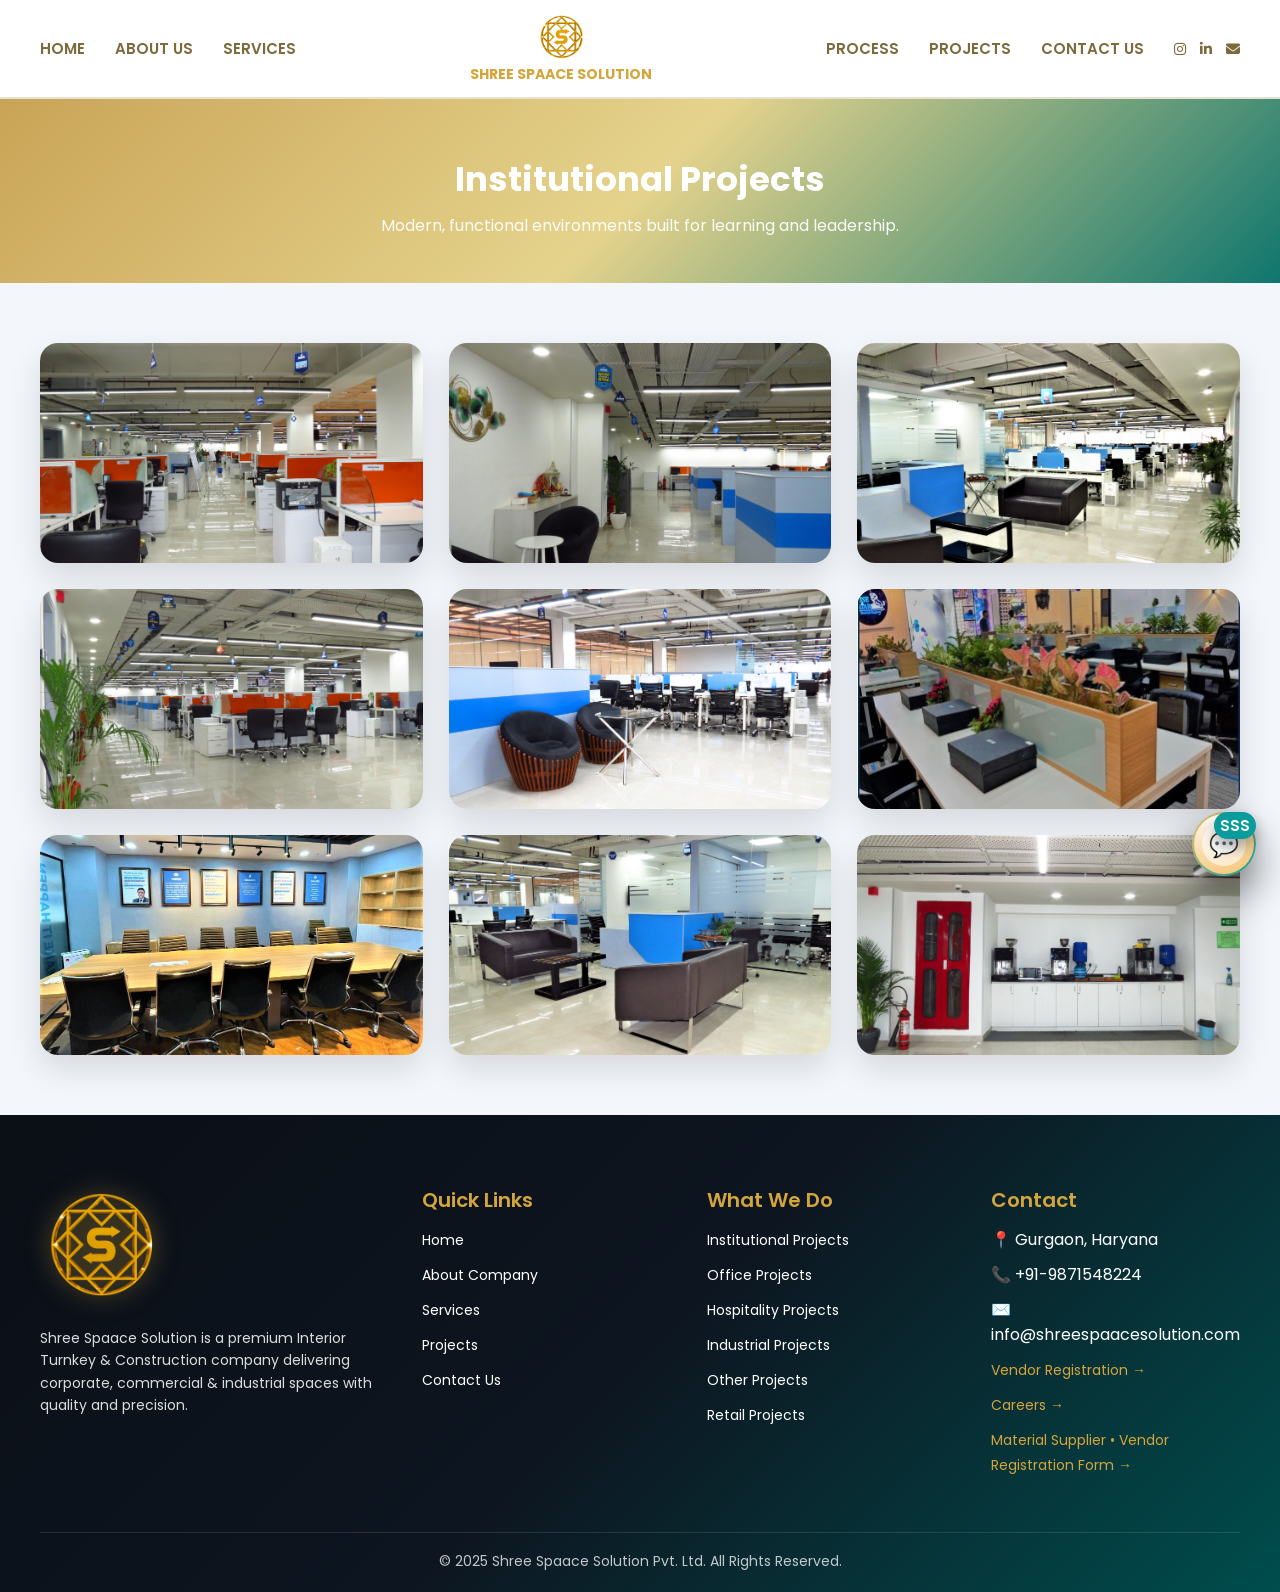
<file: institutional-projects.html>
<!DOCTYPE html>
<html lang="en">
<head>
  <meta charset="UTF-8" />
  <meta name="viewport" content="width=device-width, initial-scale=1" />
  <title>Institutional Projects • Shree Spaace Solution</title>

  <!-- Fonts + Icons -->
  <link href="https://fonts.googleapis.com/css2?family=Poppins:wght@300;400;500;600;700&display=swap" rel="stylesheet">
  <link rel="stylesheet" href="https://cdnjs.cloudflare.com/ajax/libs/font-awesome/6.5.0/css/all.min.css">

  <style>
    body {
      margin: 0;
      font-family: "Poppins", sans-serif;
      background: #f6f7f9;
      color: #083d3f;
    }

    :root {
      --gold: #b8860b;
      --text: #7c693c;
      --white: #ffffff;
    }

    /* ======================================
        NAVBAR
    ====================================== */
    .sss-navbar {
      width: 100%;
      padding: 12px 40px;
      display: flex;
      align-items: center;
      justify-content: space-between;
      background: #ffffff;
      border-bottom: 2px solid #e7e1d2;
      position: sticky;
      top: 0;
      z-index: 100;
    }

    .nav-left, .nav-right {
      display: flex;
      align-items: center;
      gap: 30px;
    }

    .sss-navbar a {
      text-decoration: none;
      font-size: 15px; /* Increased from 14px */
      font-weight: 600;
      color: var(--text);
      transition: 0.2s ease;
    }

    .sss-navbar a:hover { color: var(--gold); }

    .nav-logo {
      text-align: center;
      display: flex;
      flex-direction: column;
      align-items: center;
      gap: 2px;
    }

    .nav-logo img {
      width: 50px;
      height: 50px;
    }

    .nav-logo span {
      font-size: 14px; /* Increased from 13px */
      font-weight: 700;
      color: var(--gold);
    }

    .nav-social {
      display: flex;
      align-items: center;
      gap: 14px;
    }

    .nav-social i {
      font-size: 14px;
      color: var(--text);
      transition: 0.2s;
    }

    .nav-social i:hover { color: var(--gold); }

    @media (max-width: 980px) {
      .nav-left, .nav-right { display: none; }
    }

    /* ======================================
        HERO
    ====================================== */
    .hero {
      padding: 55px 0 45px;
      background: linear-gradient(135deg, #c9a456, #e5d38c, #0f766e);
      text-align: center;
      color: #fff; /* Original color */
    }
    .hero h1 { margin: 0 0 8px; font-size: 34px; font-weight: 700; } /* Hero title remains large */
    .hero p { margin: 0; font-size: 16px; opacity: 0.95; } /* Increased from 15px */

    .container {
      width: 90%;
      max-width: 1200px;
      margin: auto;
    }

    /* ======================================
        PROJECT GRID
    ====================================== */
    .section { padding: 55px 0 80px; }

    .projects-grid {
      display: grid;
      grid-template-columns: repeat(3, 1fr);
      gap: 28px;
    }

    .project-card {
      background: #fff;
      border-radius: 18px;
      overflow: hidden;
      box-shadow: 0 15px 35px rgba(0,0,0,0.12);
      transition: 0.3s ease;
      cursor: pointer;
    }

    .project-card:hover {
      transform: translateY(-8px);
      box-shadow: 0 22px 45px rgba(0,0,0,0.22);
    }

    .project-img { height: 210px; overflow: hidden; }
    .project-img img {
      width: 100%;
      height: 100%;
      object-fit: cover;
      transition: 0.35s ease;
    }
    .project-card:hover img { transform: scale(1.05); }

    .project-body { padding: 15px 16px 18px; } /* Padding, not text */
    .project-body p { margin: 0; font-size: 15px; color: #555; } /* Increased from 14px */

    /* ======================================
        POPUP
    ====================================== */
    .popup-bg {
      position: fixed;
      top: 0; left: 0;
      width: 100%; height: 100%;
      background: rgba(0,0,0,0.85);
      display: none;
      justify-content: center;
      align-items: center;
      padding: 20px;
      z-index: 999;
    }
    .popup-bg.active { display: flex; }

    .popup-img {
      max-width: 95%;
      max-height: 85vh;
      border-radius: 12px;
      animation: popIn 0.25s ease;
      box-shadow: 0 0 25px rgba(255,255,255,0.2);
    }

    @keyframes popIn {
      from { transform: scale(0.8); opacity: 0; }
      to { transform: scale(1); opacity: 1; }
    }

    /* ======================================
        FULL PREMIUM FOOTER
    ====================================== */
    .sss-footer {
      background: linear-gradient(135deg, #0b0f16, #0d1520, #004d4d);
      color: #ffffff;
      padding: 70px 40px 20px;
    }

    .sss-gold-line {
      height: 3px;
      width: 120px;
      background: #d4a53b;
      margin-bottom: 30px;
    }

    .sss-grid {
      display: grid;
      grid-template-columns: 1.4fr 1fr 1fr 1fr;
      gap: 40px;
    }

    @media(max-width: 900px) {
      .sss-grid { grid-template-columns: 1fr; text-align: center; }
    }

    .sss-footer-logo img {
      width: 120px;
      filter: drop-shadow(0px 0px 12px rgba(212,165,59,0.5));
    }

    .sss-footer-desc { /* Increased from 14px */
      margin-top: 15px;
      font-size: 14px;
      opacity: 0.85;
      line-height: 1.6;
    }

    .sss-footer h3 {
      font-size: 20px;
      color: #d4a53b;
      margin-bottom: 12px;
    }

    .sss-footer a {
      color: #e0e0e0; /* Original color */
      text-decoration: none;
      transition: 0.3s;
      font-size: 14px;
    }

    .sss-footer a:hover {
      color: #d4a53b;
      padding-left: 3px;
    }

    .sss-copy {
      margin-top: 40px; /* Margin, not text */
      padding-top: 15px;
      border-top: 1px solid rgba(255,255,255,0.15);
      text-align: center;
      font-size: 14px;
      opacity: 0.75;
    }

  </style>
</head>

<body>

  <!-- NAVBAR -->
  <header class="sss-navbar">
    <div class="nav-left">
      <a href="#home">HOME</a>
      <a href="#about">ABOUT US</a>
      <a href="#service">SERVICES</a>
    </div>

    <div class="nav-logo">
      <img src="asset/sss logo.png">
      <span>SHREE SPAACE SOLUTION</span>
    </div>

    <div class="nav-right">
      <a href="#">PROCESS</a>
      <a href="#">PROJECTS</a>
      <a href="#">CONTACT US</a>
      <div class="nav-social">
                <a href="https://instagram.com/yourusername" target="_blank"><i class="fab fa-instagram"></i></a>
        <a href="https://linkedin.com/in/yourusername" target="_blank"><i class="fab fa-linkedin-in"></i></a>
        <a href="mailto:info@shreespaacesolution.com"><i class="fas fa-envelope"></i></a>
      </div>

 
  </header>

  <!-- HERO -->
  <section class="hero">
    <div class="container">
      <h1>Institutional Projects</h1>
      <p>Modern, functional environments built for learning and leadership.</p>
    </div>
  </section>

 <!DOCTYPE html>
<html lang="en">
<head>
  <meta charset="UTF-8">
  <title>Institutional Projects | Shree Spaace Solution</title>
  <meta name="viewport" content="width=device-width, initial-scale=1">

  <style>
    body{
      margin:0;
      font-family:system-ui,-apple-system,Segoe UI,Roboto,Arial;
      background:#f3f6fb;
      color:#1f2937;
    }

    /* ===== PROJECT GRID ===== */
    .institutional-projects{
      padding:60px 20px;
    }

    .projects-grid{
      max-width:1200px;
      margin:auto;
      display:grid;
      grid-template-columns:repeat(3,1fr);
      gap:26px;
    }

    .project-card{
      background:#fff;
      border-radius:18px;
      overflow:hidden;
      box-shadow:0 14px 32px rgba(0,0,0,.12);
      cursor:pointer;
      transition:0.3s ease;
    }

    .project-card:hover{
      transform:translateY(-6px);
      box-shadow:0 22px 44px rgba(0,0,0,.22);
    }

    .project-card img{
      width:100%;
      height:220px;
      object-fit:cover;
      display:block;
    }

    .project-card p{
      padding:14px 16px 18px;
      margin:0;
      font-size:15px;
      font-weight:500;
    }

    /* ===== POPUP ===== */
    .popup{
      position:fixed;
      inset:0;
      background:rgba(0,0,0,.85);
      display:none;
      align-items:center;
      justify-content:center;
      z-index:9999;
    }

    .popup.active{
      display:flex;
    }

    .popup img{
      max-width:90%;
      max-height:90%;
      border-radius:14px;
      box-shadow:0 20px 60px rgba(0,0,0,.6);
    }

    .popup-close{
      position:absolute;
      top:20px;
      right:26px;
      font-size:34px;
      color:#fff;
      cursor:pointer;
      user-select:none;
    }

    /* ===== RESPONSIVE ===== */
    @media(max-width:992px){
      .projects-grid{ grid-template-columns:repeat(2,1fr); }
    }
    @media(max-width:600px){
      .projects-grid{ grid-template-columns:1fr; }
    }
  </style>
</head>

<body>

<section class="institutional-projects">
  <div class="projects-grid">

    <div class="project-card" onclick="openPopup(this)">
      <img src="asset/institutional project/Aakash Institution  Mayapuri Shree Spaace Solution  Interior Company.png">
      
    </div>

    <div class="project-card" onclick="openPopup(this)">
      <img src="asset/institutional project/3.png">
      
    </div>

    <div class="project-card" onclick="openPopup(this)">
      <img src="asset/institutional project/9.png">
      
    </div>

    <div class="project-card" onclick="openPopup(this)">
      <img src="asset/institutional project/Aakash Mayapuri.png">
      
    </div>

    <div class="project-card" onclick="openPopup(this)">
      <img src="asset/institutional project/Waiting Area Shree Spaace Solution Insitittional Interior.png">
      
    </div>

    <div class="project-card" onclick="openPopup(this)">
      <img src="asset/institutional project/imgi_51_Aakash-768x549.jpg">
      
    </div>

    <div class="project-card" onclick="openPopup(this)">
      <img src="asset/institutional project/imgi_5_WhatsApp-Image-2022-10-19-at-15.55.44.jpg">
     
    </div>

    <div class="project-card" onclick="openPopup(this)">
      <img src="asset/institutional project/reception Aakash Insititutional Project Mayapuri interior for Shree Spaace Solution.png">
      
    </div>

    <div class="project-card" onclick="openPopup(this)">
      <img src="asset/institutional project/caffee area shree spaace solution ncr gurgaon.png">
      
    </div>

  </div>
</section>

<!-- POPUP -->
<div class="popup" id="popup" onclick="closePopup()">
  <span class="popup-close">×</span>
  <img id="popupImg" onclick="event.stopPropagation()">
</div>

<script>
  function openPopup(card){
    const img = card.querySelector("img");
    document.getElementById("popupImg").src = img.src;
    document.getElementById("popup").classList.add("active");
  }

  function closePopup(){
    document.getElementById("popup").classList.remove("active");
  }

  // ESC key support
  document.addEventListener("keydown", e => {
    if(e.key === "Escape") closePopup();
  });
</script>

</body>
</html>


      </div>

    </div>
  </section>

 
 <!DOCTYPE html>
<html lang="en">
<head>
<meta charset="UTF-8">
<title>SSS Footer</title>
<meta name="viewport" content="width=device-width, initial-scale=1">

<!-- Correct font -->
<link href="https://fonts.googleapis.com/css2?family=Poppins:wght@300;400;500;600;700&display=swap" rel="stylesheet">

<style>
:root {
  --gold: #d4a53b;
  --teal: #0a9c9c;
  --dark: #0c0f16;
  --white: #ffffff;
}

body {
  font-family: "Poppins", sans-serif !important;
}

/* MAIN FOOTER */
.sss-footer {
  background: linear-gradient(135deg, #0b0f16, #0d1520, #004d4d);
  color: var(--white);
  padding: 70px 40px 20px;
  font-family: "Poppins", sans-serif !important;
}

/* GOLD LINE */
.sss-gold-line {
  height: 3px;
  width: 120px;
  background: var(--gold);
  margin-bottom: 30px;
}

/* GRID */
.sss-grid {
  display: grid;
  grid-template-columns: 1.4fr 1fr 1fr 1fr;
  gap: 40px;
}
@media(max-width: 900px) {
  .sss-grid { grid-template-columns: 1fr; text-align: center; }
}

/* LOGO */
.sss-footer-logo img {
  width: 120px;
  filter: drop-shadow(0px 0px 12px rgba(212,165,59,0.5));
}

.sss-footer-desc {
  margin-top: 15px;
  line-height: 1.6;
  opacity: 0.85;
  font-size: 14px;
}

/* HEADINGS */
.sss-footer h3 {
  font-size: 20px;
  color: var(--gold);
  margin-bottom: 12px;
  font-weight: 600;
}

/* LISTS */
.sss-footer ul {
  list-style: none;
  margin: 0;
  padding: 0;
}

.sss-footer ul li {
  margin-bottom: 10px;
}

.sss-footer a {
  color: #e0e0e0;
  text-decoration: none;
  font-size: 14px;
  transition: 0.3s ease;
  font-weight: 400;
}

.sss-footer a:hover {
  color: var(--gold);
}

/* CONTACT ICONS */
.sss-footer i {
  margin-right: 8px;
  color: var(--gold);
}

/* COPYRIGHT */
.sss-copy {
  margin-top: 45px;
  padding-top: 18px;
  border-top: 1px solid rgba(255,255,255,0.15);
  text-align: center;
  font-size: 14px;
  opacity: 0.75;
}

/* GOLD LINKS */
.sss-footer-link {
  color: var(--gold) !important;
  font-weight: 500;
}
</style>
</head>

<body>

<footer class="sss-footer">
  <div class="sss-grid">

    <!-- LOGO + ABOUT -->
    <div class="sss-footer-logo">
      <img src="asset/sss logo.png" alt="SSS Logo">
      <p class="sss-footer-desc">
        Shree Spaace Solution is a premium Interior Turnkey & Construction company 
        delivering corporate, commercial & industrial spaces with quality and precision.
      </p>
    </div>

    <!-- QUICK LINKS -->
    <div>
     <h3>Quick Links</h3>
      <ul>
        <li><a href="Index.html#home" style="color:var(--white)">Home</a></li>
        <li><a href="Index.html#about" style="color:var(--white)">About Company</a></li>
        <li><a href="Index.html#service" style="color:var(--white)">Services</a></li>
        
        <li><a href="Index.html#process" style="color:var(--white)">Projects</a></li>
        <li><a href="Index.html#contact" style="color:var(--white)">Contact Us</a></li>
      </ul>
    </div>

    <!-- WHAT WE DO -->
    <div>
      <h3>What We Do</h3>
      <ul>
        <li><a href="institutional-projects.html" style="color:var(--white)">Institutional Projects </a></li>
        <li><a href="office-projects.html" style="color:var(--white)">Office Projects</a></li>
        <li><a href="hospitality-projects.html" style="color:var(--white)">Hospitality Projects</a></li>
        <li><a href="industrial-projects.html" style="color:var(--white)">Industrial Projects</a></li>
        <li><a href="other-projects.html" style="color:var(--white)">Other Projects</a></li>
        <li><a href="retail-projects.html" style="color:var(--white)">Retail Projects</a></li>
       
      </ul>
    </div>

    <!-- CONTACT -->
    <div>
      <h3>Contact</h3>
      <ul>
        <li>📍 Gurgaon, Haryana</li>
        <li>📞 +91-9871548224</li>
        <li>✉️ info@shreespaacesolution.com</li>
        <li><a href="vendor-form.html" style="color:var(--gold)">Vendor Registration →</a></li> 
        <li><a href="Careers at Shree Spaace Solution.html" style="color:var(--gold)">Careers →</a></li>
        <li><a href="Material Supplier • Vendor Registration Form.html" style="color:var(--gold)">Material Supplier • Vendor Registration Form  →</a></li>
      </ul>
    </div>

  </div>

  <div class="sss-copy">
    © 2025 Shree Spaace Solution Pvt. Ltd. All Rights Reserved.
  </div>

</footer>

</body>
</html>
<!DOCTYPE html>
<html lang="en">
<head>
  <meta charset="UTF-8" />
  <title>SSS Assistant • Shree Spaace Solution</title>
  <meta name="viewport" content="width=device-width, initial-scale=1" />

  <!-- Fonts -->
  <link href="https://fonts.googleapis.com/css2?family=Poppins:wght@400;500;600&family=Inter:wght@400;500;600&display=swap" rel="stylesheet">

  <style>
    :root {
      --sss-gold: #f4c06a;
      --sss-gold-soft: rgba(244, 192, 106, 0.35);
      --sss-teal: #0a9c9c;
      --sss-teal-soft: rgba(10, 156, 156, 0.2);
      --sss-bg-dark: rgba(7, 10, 16, 0.9);
      --sss-card-bg: rgba(18, 24, 38, 0.9);
      --sss-border: rgba(255, 255, 255, 0.09);
      --sss-text: #f5f5f7;
      --sss-muted: #9da3b5;
    }

    * {
      box-sizing: border-box;
      margin: 0;
      padding: 0;
    }

    body {
      font-family: "Inter", system-ui, -apple-system, BlinkMacSystemFont, "Segoe UI", sans-serif;
    }

    /* Floating Button */
    .sss-chat-launcher {
      position: fixed;
      bottom: 24px;
      right: 24px;
      width: 64px;
      height: 64px;
      border-radius: 999px;
      background: radial-gradient(circle at 30% 0%, #ffffff, var(--sss-gold)) padding-box,
                  linear-gradient(135deg, var(--sss-gold), var(--sss-teal)) border-box;
      border: 2px solid transparent;
      box-shadow:
        0 0 0 0 rgba(244, 192, 106, 0.7),
        0 18px 40px rgba(0, 0, 0, 0.55);
      display: flex;
      align-items: center;
      justify-content: center;
      cursor: pointer;
      z-index: 99999;
      animation: sss-pulse 2.2s infinite;
    }

    .sss-chat-launcher-icon-wrap { /* Icon wrap styling, not text */
      position: relative;
      width: 44px;
      height: 44px;
      border-radius: 999px;
      background: radial-gradient(circle at 30% 0%, #ffffff, #fce8c4);
      display: flex;
      align-items: center;
      justify-content: center;
      overflow: hidden;
    }

    .sss-chat-launcher-icon-ring { /* Icon ring styling, not text */
      position: absolute;
      inset: -3px;
      border-radius: inherit;
      border: 2px solid rgba(244, 192, 106, 0.65);
      box-shadow: 0 0 12px rgba(244, 192, 106, 0.9);
      pointer-events: none;
    }

    .sss-chat-launcher-icon { /* Icon styling, not text */
      position: relative;
      font-size: 24px;
      color: #1d2333;
    }

    .sss-chat-launcher-badge { /* Increased from 10px */
      position: absolute;
      top: -2px;
      right: -2px;
      background: var(--sss-teal);
      color: white;
      font-size: 15px;
      font-weight: 600;
      padding: 2px 6px;
      border-radius: 999px;
      box-shadow: 0 8px 15px rgba(0, 0, 0, 0.35);
    }

    @keyframes sss-pulse {
      0% {
        transform: translateY(0) scale(1);
        box-shadow: 0 0 0 0 rgba(244, 192, 106, 0.7);
      }
      70% {
        transform: translateY(-2px) scale(1.02);
        box-shadow: 0 0 0 18px rgba(244, 192, 106, 0);
      }
      100% {
        transform: translateY(0) scale(1);
        box-shadow: 0 0 0 0 rgba(244, 192, 106, 0);
      }
    }

    /* Chat Window */
    .sss-chat-container {
      position: fixed;
      bottom: 104px;
      right: 24px;
      width: 360px;
      max-width: calc(100% - 32px);
      max-height: 540px;
      display: flex;
      flex-direction: column;
      border-radius: 24px;
      background: linear-gradient(145deg, rgba(10, 14, 24, 0.98), rgba(8, 20, 29, 0.98));
      box-shadow:
        0 26px 60px rgba(0, 0, 0, 0.65),
        0 0 0 1px rgba(244, 192, 106, 0.15);
      overflow: hidden;
      transform-origin: bottom right;
      transform: scale(0.9) translateY(16px);
      opacity: 0;
      visibility: hidden;
      transition:
        opacity 0.2s ease,
        transform 0.2s ease,
        visibility 0.2s ease;
      z-index: 99998;
      backdrop-filter: blur(20px);
    }

    .sss-chat-container.sss-open {
      opacity: 1;
      visibility: visible;
      transform: scale(1) translateY(0);
    }

    /* Header */
    .sss-chat-header {
      display: flex;
      align-items: center;
      padding: 14px 16px;
      border-bottom: 1px solid var(--sss-border);
      background: radial-gradient(circle at top left, rgba(244, 192, 106, 0.16), transparent 55%),
                  radial-gradient(circle at top right, rgba(10, 156, 156, 0.24), transparent 60%);
      position: relative;
    }

    .sss-chat-header::after {
      content: "";
      position: absolute;
      inset: 0;
      background: linear-gradient(to right, rgba(244, 192, 106, 0.25), transparent 40%);
      opacity: 0.25;
      pointer-events: none;
      mix-blend-mode: screen;
    }

    .sss-chat-header-left {
      display: flex;
      align-items: center;
      gap: 10px;
      position: relative;
      z-index: 1;
    }

    .sss-chat-logo {
      width: 32px;
      height: 32px;
      border-radius: 12px;
      overflow: hidden;
      background: radial-gradient(circle at 30% 0%, #ffffff, #fce1a4);
      display: flex;
      align-items: center;
      justify-content: center;
      box-shadow:
        0 0 0 1px rgba(255, 255, 255, 0.12),
        0 10px 18px rgba(0, 0, 0, 0.6);
    }

    .sss-chat-logo img {
      width: 82%;
      height: 82%;
      object-fit: contain;
    }

    .sss-chat-logo-fallback {
      font-size: 18px;
      font-weight: 700;
      color: #1d2333;
      letter-spacing: 0.02em;
    }

    .sss-chat-title-wrap {
      display: flex;
      flex-direction: column;
      gap: 2px;
    }

    .sss-chat-title { /* Increased from 14px */
      font-family: "Poppins", system-ui, sans-serif;
      font-size: 14px;
      font-weight: 600;
      letter-spacing: 0.02em;
      color: var(--sss-text);
      display: flex;
      align-items: center;
      gap: 6px;
    }

    .sss-chat-pill { /* Increased from 10px */
      font-size: 10px;
      padding: 2px 8px;
      border-radius: 999px;
      background: rgba(0, 0, 0, 0.35);
      border: 1px solid rgba(244, 192, 106, 0.5);
      text-transform: uppercase;
    }

    .sss-chat-subtitle { /* Increased from 11px */
      font-size: 11px;
      color: var(--sss-muted);
    }

    .sss-chat-header-right {
      margin-left: auto;
      display: flex;
      align-items: center;
      gap: 8px;
      position: relative;
      z-index: 1;
    }

    .sss-chat-status-dot { /* Status dot styling, not text */
      width: 8px;
      height: 8px;
      border-radius: 999px;
      background: #1dd1a1;
      box-shadow: 0 0 0 4px rgba(29, 209, 161, 0.15);
    }

    .sss-chat-close-btn { /* Close button styling, not text */
      background: transparent;
      border: none;
      color: var(--sss-muted);
      cursor: pointer;
      border-radius: 999px;
      width: 26px;
      height: 26px;
      display: flex;
      align-items: center;
      justify-content: center;
      font-size: 16px;
      transition: background 0.16s ease, color 0.16s ease, transform 0.1s ease;
    }

    .sss-chat-close-btn:hover {
      background: rgba(255, 255, 255, 0.06);
      color: var(--sss-text);
      transform: translateY(-1px);
    }

    /* Body */
    .sss-chat-body {
      display: flex;
      flex-direction: column;
      padding: 10px 12px 12px;
      gap: 10px;
      min-height: 260px;
      max-height: 360px;
      overflow-y: auto;
      scrollbar-width: thin;
      scrollbar-color: rgba(255, 255, 255, 0.25) transparent;
    }

    .sss-chat-body::-webkit-scrollbar {
      width: 6px;
    }

    .sss-chat-body::-webkit-scrollbar-track {
      background: transparent;
    }

    .sss-chat-body::-webkit-scrollbar-thumb {
      background: rgba(255, 255, 255, 0.22);
      border-radius: 999px;
    }

    .sss-message-row {
      display: flex;
      margin-bottom: 3px;
    }

    .sss-message-row.bot {
      justify-content: flex-start;
    }

    .sss-message-row.user {
      justify-content: flex-end;
    }

    .sss-message {
      max-width: 80%;
      padding: 8px 10px;
      border-radius: 16px;
      font-size: 13px;
      line-height: 1.45;
      position: relative;
      animation: sss-msg-in 0.18s ease-out;
      word-wrap: break-word;
    }

    .sss-message.bot { /* Increased from 13px */
      background: radial-gradient(circle at top left, rgba(244, 192, 106, 0.26), rgba(10, 18, 30, 1));
      border: 1px solid rgba(244, 192, 106, 0.35);
      color: var(--sss-text);
      box-shadow: 0 10px 26px rgba(0, 0, 0, 0.55);
    }

    .sss-message.user {
      background: linear-gradient(135deg, var(--sss-teal), #35c2c2);
      color: #031015;
      border-bottom-right-radius: 4px;
      box-shadow: 0 10px 22px rgba(0, 0, 0, 0.5);
    }

    .sss-message-meta { /* Increased from 10px */
      font-size: 10px;
      color: var(--sss-muted);
      margin-top: 1px;
    }

    @keyframes sss-msg-in {
      from {
        opacity: 0;
        transform: translateY(4px) scale(0.98);
      }
      to {
        opacity: 1;
        transform: translateY(0) scale(1);
      }
    }

    /* Suggestion Chips */
    .sss-suggestions {
      display: flex;
      flex-wrap: wrap;
      gap: 6px;
      margin-top: 4px;
    }

    .sss-chip {
      font-size: 12px; /* Increased from 11px */
      padding: 5px 9px;
      border-radius: 999px;
      background: rgba(255, 255, 255, 0.03);
      border: 1px solid rgba(255, 255, 255, 0.12);
      color: var(--sss-muted);
      cursor: pointer;
      transition: background 0.16s ease, color 0.16s ease, border-color 0.16s ease, transform 0.08s ease;
      white-space: nowrap;
    }

    .sss-chip:hover {
      background: var(--sss-teal-soft);
      border-color: rgba(10, 156, 156, 0.7);
      color: var(--sss-text);
      transform: translateY(-1px);
    }

    /* Lead Form */
    .sss-lead-card {
      margin-top: 4px;
      padding: 10px 10px 8px;
      border-radius: 14px;
      background: radial-gradient(circle at top left, rgba(244, 192, 106, 0.22), rgba(10, 18, 30, 1));
      border: 1px solid rgba(244, 192, 106, 0.4);
      box-shadow: 0 10px 26px rgba(0, 0, 0, 0.55);
    }

    .sss-lead-title { /* Increased from 12px */
      font-size: 12px;
      font-weight: 600;
      color: var(--sss-text);
      margin-bottom: 4px;
    }

    .sss-lead-sub { /* Increased from 11px */
      font-size: 11px;
      color: var(--sss-muted);
      margin-bottom: 8px;
    }

    .sss-lead-grid { /* Grid styling, not text */
      display: grid;
      grid-template-columns: 1fr 1fr;
      gap: 6px;
      margin-bottom: 6px;
    }

    .sss-lead-field {
      display: flex;
      flex-direction: column;
      gap: 2px;
    }

    .sss-lead-label { /* Increased from 10px */
      font-size: 10px;
      color: var(--sss-muted);
    }

    .sss-lead-input, /* Increased from 11px */
    .sss-lead-select { /* Increased from 11px */
      font-size: 11px;
      padding: 6px 8px;
      border-radius: 9px;
      background: rgba(4, 8, 14, 0.8);
      border: 1px solid rgba(255, 255, 255, 0.12);
      color: var(--sss-text);
      outline: none;
    }

    .sss-lead-input::placeholder {
      color: rgba(157, 163, 181, 0.7);
    }

    .sss-lead-select {
      appearance: none;
      background-image: linear-gradient(45deg, transparent 50%, var(--sss-gold) 50%),
                        linear-gradient(135deg, var(--sss-gold) 50%, transparent 50%);
      background-position: calc(100% - 12px) 50%, calc(100% - 8px) 50%;
      background-size: 6px 6px, 6px 6px;
      background-repeat: no-repeat;
    }

    .sss-lead-footer {
      display: flex;
      justify-content: space-between;
      align-items: center;
      margin-top: 4px;
      gap: 6px;
    }

    .sss-lead-note { /* Increased from 9px */
      font-size: 9px;
      color: rgba(244, 192, 106, 0.9);
    }

    .sss-lead-submit-btn { /* Increased from 11px */
      font-size: 11px;
      padding: 6px 12px;
      border-radius: 999px;
      border: none;
      background: linear-gradient(135deg, var(--sss-gold), #ffe0a2);
      color: #23160a;
      font-weight: 600;
      cursor: pointer;
      box-shadow: 0 14px 26px rgba(0, 0, 0, 0.65);
      display: inline-flex;
      align-items: center;
      gap: 6px;
      transition: transform 0.1s ease, box-shadow 0.1s ease, filter 0.1s ease;
      white-space: nowrap;
    }

    .sss-lead-submit-btn:hover {
      transform: translateY(-1px);
      filter: brightness(1.03);
      box-shadow: 0 18px 40px rgba(0, 0, 0, 0.75);
    }

    .sss-lead-submit-btn:active {
      transform: translateY(1px) scale(0.99);
      box-shadow: 0 10px 22px rgba(0, 0, 0, 0.7);
    }

    /* Typing Indicator */
    .sss-typing {
      display: flex;
      align-items: center;
      gap: 6px;
      padding: 6px 10px;
      border-radius: 14px;
      background: rgba(10, 14, 22, 0.94);
      border: 1px solid rgba(255, 255, 255, 0.05);
      width: fit-content;
      margin-bottom: 4px;
    }

    .sss-typing-dots {
      display: flex;
      gap: 3px;
      align-items: center;
    }

    .sss-typing-dot {
      width: 5px;
      height: 5px;
      border-radius: 999px;
      background: rgba(244, 192, 106, 0.75);
      animation: sss-bounce 1.2s infinite ease-in-out;
    }

    .sss-typing-dot:nth-child(2) {
      animation-delay: 0.16s;
    }

    .sss-typing-dot:nth-child(3) {
      animation-delay: 0.32s;
    }

    @keyframes sss-bounce {
      0%, 80%, 100% {
        transform: scale(0.7) translateY(0);
        opacity: 0.6;
      }
      40% {
        transform: scale(1) translateY(-2px);
        opacity: 1;
      }
    }

    .sss-typing-label { /* Increased from 10px */
      font-size: 10px;
      color: var(--sss-muted);
    }

    /* Footer Input */
    .sss-chat-footer {
      padding: 8px 10px 10px;
      border-top: 1px solid var(--sss-border);
      background: radial-gradient(circle at top left, rgba(244, 192, 106, 0.14), rgba(8, 12, 20, 0.98));
    }

    .sss-input-row {
      display: flex;
      align-items: center;
      gap: 8px;
    }

    .sss-input-wrap {
      flex: 1;
      position: relative;
    }

    .sss-input { /* Increased from 12px */
      width: 100%;
      padding: 9px 80px 9px 10px;
      border-radius: 999px;
      border: 1px solid rgba(255, 255, 255, 0.16);
      background: rgba(4, 8, 14, 0.95);
      color: var(--sss-text);
      font-size: 12px;
      outline: none;
    }

    .sss-input::placeholder {
      color: rgba(157, 163, 181, 0.7);
    }

    .sss-input-tools {
      position: absolute;
      right: 6px;
      top: 50%;
      transform: translateY(-50%);
      display: flex;
      align-items: center;
      gap: 4px;
    }

    .sss-icon-btn {
      width: 26px;
      height: 26px;
      border-radius: 999px;
      border: none;
      background: transparent;
      color: var(--sss-muted);
      cursor: pointer;
      display: flex;
      align-items: center;
      justify-content: center;
      font-size: 14px;
      transition: background 0.14s ease, color 0.14s ease, transform 0.08s ease;
    } /* Icon button styling, not text */

    .sss-icon-btn:hover {
      background: rgba(255, 255, 255, 0.06);
      color: var(--sss-text);
      transform: translateY(-1px);
    }

    .sss-send-btn {
      background: linear-gradient(135deg, var(--sss-teal), #43d1d1);
      color: #041013;
      box-shadow: 0 12px 22px rgba(0, 0, 0, 0.65);
    }

    .sss-send-btn:hover {
      box-shadow: 0 16px 32px rgba(0, 0, 0, 0.7);
    }

    /* Small note strip */
    .sss-footer-note { /* Increased from 9px */
      margin-top: 6px;
      font-size: 9px;
      color: var(--sss-muted);
      display: flex;
      justify-content: space-between;
      align-items: center;
      gap: 8px;
    }

    .sss-footer-brand { /* Increased from 9px */
      font-size: 9px;
      text-transform: uppercase;
      letter-spacing: 0.1em;
      color: rgba(244, 192, 106, 0.85);
    }

    @media (max-width: 500px) {
      .sss-chat-container {
        right: 12px;
        left: 12px;
        width: auto;
        bottom: 88px;
        max-height: 80vh;
      }

      .sss-chat-launcher {
        bottom: 16px;
        right: 16px;
      }
    }
  </style>
</head>
<body>

  <!-- Floating Chat Button -->
  <div class="sss-chat-launcher" id="sssLauncher">
    <div class="sss-chat-launcher-icon-wrap">
      <div class="sss-chat-launcher-icon-ring"></div>
      <div class="sss-chat-launcher-icon">💬</div>
    </div>
    <div class="sss-chat-launcher-badge">SSS</div>
  </div>

  <!-- Chat Window -->
  <div class="sss-chat-container" id="sssChat">
    <!-- Header -->
    <div class="sss-chat-header">
      <div class="sss-chat-header-left">
        <div class="sss-chat-logo">
          <!-- TODO: Replace src with your logo path -->
          <!-- <img src="images/sss-logo.png" alt="Shree Spaace Solution"> -->
          <span class="sss-chat-logo-fallback">SS</span>
        </div>
        <div class="sss-chat-title-wrap">
          <div class="sss-chat-title">
            SSS Assistant
            <span class="sss-chat-pill">Virtual Assistant</span>
          </div>
          <div class="sss-chat-subtitle">Helping you with turnkey interiors & construction</div>
        </div>
      </div>
      <div class="sss-chat-header-right">
        <div class="sss-chat-status-dot"></div>
        <button class="sss-chat-close-btn" id="sssCloseBtn" title="Close">
          ✕
        </button>
      </div>
    </div>

    <!-- Body -->
    <div class="sss-chat-body" id="sssBody">
      <!-- Messages will be injected here by JS -->
    </div>

    <!-- Footer -->
    <div class="sss-chat-footer">
      <div class="sss-input-row">
        <div class="sss-input-wrap">
          <input
            type="text"
            id="sssInput"
            class="sss-input"
            placeholder="Ask about interiors, turnkey projects, timelines, budget..."
          />
          <div class="sss-input-tools">
            <button class="sss-icon-btn" id="sssMicBtn" title="Voice input">
              🎙
            </button>
            <button class="sss-icon-btn sss-send-btn" id="sssSendBtn" title="Send">
              ➤
            </button>
          </div>
        </div>
      </div>
      <div class="sss-footer-note">
        <span class="sss-footer-brand">Shree Spaace Solution</span>
        <span>Mahindra Singh</span>
      </div>
    </div>
  </div>

  <script>
    /*********************************************************
     * CONFIG – YOU CAN EDIT THIS PART ONLY
     *********************************************************/
    // 🔁 Google Sheet Apps Script URL (POST endpoint)
    const GOOGLE_SCRIPT_URL = "PASTE_YOUR_GOOGLE_APPS_SCRIPT_WEB_APP_URL_HERE";

    // 📲 WhatsApp number with country code (no + sign)
    // Example: "919871234567"
    const WHATSAPP_NUMBER = "919871548224";

    // 🧠 Basic tags for WhatsApp message prefix
    const WHATSAPP_INTRO = "New enquiry from SSS Assistant (Website Chat):%0A";

    /*********************************************************
     * CORE LOGIC – ADVANCED FRONTEND ASSISTANT
     *********************************************************/

    const launcher = document.getElementById("sssLauncher");
    const chat = document.getElementById("sssChat");
    const closeBtn = document.getElementById("sssCloseBtn");
    const bodyEl = document.getElementById("sssBody");
    const inputEl = document.getElementById("sssInput");
    const sendBtn = document.getElementById("sssSendBtn");
    const micBtn = document.getElementById("sssMicBtn");

    let isOpen = false;
    let isLeadFormVisible = false;
    let typingTimeout = null;
    let recognition = null;
    let userProfile = {
      name: "",
      city: "",
      areaType: "",
      budget: ""
    };

    // Toggle chat
    const toggleChat = () => {
      isOpen = !isOpen;
      if (isOpen) {
        chat.classList.add("sss-open");
        inputEl.focus();
      } else {
        chat.classList.remove("sss-open");
      }
    };

    launcher.addEventListener("click", toggleChat);
    closeBtn.addEventListener("click", toggleChat);

    // Auto-open on first visit after short delay (optional)
    setTimeout(() => {
      if (!isOpen) {
        toggleChat();
      }
    }, 2200);

    // Utility: Create message element
    function addMessage(text, sender = "bot", withMeta = true) {
      const row = document.createElement("div");
      row.className = `sss-message-row ${sender}`;

      const msg = document.createElement("div");
      msg.className = `sss-message ${sender}`;
      msg.innerHTML = text;

      row.appendChild(msg);
      bodyEl.appendChild(row);

      if (withMeta) {
        const meta = document.createElement("div");
        meta.className = "sss-message-meta";
        const timeStr = new Date().toLocaleTimeString([], { hour: "2-digit", minute: "2-digit" });
        meta.textContent = (sender === "bot" ? "SSS Assistant • " : "You • ") + timeStr;
        msg.appendChild(meta);
      }

      // Scroll to bottom
      bodyEl.scrollTop = bodyEl.scrollHeight;
    }

    // Typing indicator
    function showTyping() {
      // Remove existing
      const old = document.getElementById("sssTyping");
      if (old) old.remove();

      const wrap = document.createElement("div");
      wrap.id = "sssTyping";
      wrap.className = "sss-message-row bot";

      const box = document.createElement("div");
      box.className = "sss-typing";

      const dots = document.createElement("div");
      dots.className = "sss-typing-dots";

      for (let i = 0; i < 3; i++) {
        const dot = document.createElement("div");
        dot.className = "sss-typing-dot";
        dots.appendChild(dot);
      }

      const label = document.createElement("div");
      label.className = "sss-typing-label";
      label.textContent = "SSS Assistant is typing...";

      box.appendChild(dots);
      box.appendChild(label);
      wrap.appendChild(box);
      bodyEl.appendChild(wrap);
      bodyEl.scrollTop = bodyEl.scrollHeight;
    }

    function hideTyping() {
      const el = document.getElementById("sssTyping");
      if (el) el.remove();
    }

    // Suggestion chips
    function addSuggestions() {
      const wrapRow = document.createElement("div");
      wrapRow.className = "sss-message-row bot";

      const msg = document.createElement("div");
      msg.className = "sss-message bot";
      msg.innerHTML = `
        I can help you with:
        <div class="sss-suggestions">
          <button class="sss-chip" data-q="Office interior turnkey solutions">Office Interiors</button>
          <button class="sss-chip" data-q="Retail and showroom interior design">Retail & Showrooms</button>
          <button class="sss-chip" data-q="Factory, industrial shed and construction">Factory & Construction</button>
          <button class="sss-chip" data-q="Request a quote or site visit">Request a Quote</button>
          <button class="sss-chip" data-q="Share our company profile PDF">Company Profile</button>
          <button class="sss-chip" data-q="Talk to a human on WhatsApp">Talk on WhatsApp</button>
        </div>
      `;

      wrapRow.appendChild(msg);
      bodyEl.appendChild(wrapRow);
      bodyEl.scrollTop = bodyEl.scrollHeight;

      msg.querySelectorAll(".sss-chip").forEach(chip => {
        chip.addEventListener("click", () => {
          const q = chip.getAttribute("data-q");
          handleUserInput(q);
        });
      });
    }

    // Lead capture form
    function showLeadForm(promptSourceText = "") {
      if (isLeadFormVisible) return;
      isLeadFormVisible = true;

      const row = document.createElement("div");
      row.className = "sss-message-row bot";

      const card = document.createElement("div");
      card.className = "sss-lead-card";

      card.innerHTML = `
        <div class="sss-lead-title">Quick project insight</div>
        <div class="sss-lead-sub">
          Fill this 20-second form and our team will share a proposal / call you back.
        </div>
        <div class="sss-lead-grid">
          <div class="sss-lead-field">
            <label class="sss-lead-label">Name*</label>
            <input class="sss-lead-input" id="sssLeadName" placeholder="Your name" />
          </div>
          <div class="sss-lead-field">
            <label class="sss-lead-label">City*</label>
            <input class="sss-lead-input" id="sssLeadCity" placeholder="e.g. Gurugram" />
          </div>
          <div class="sss-lead-field">
            <label class="sss-lead-label">Space Type*</label>
            <select class="sss-lead-select" id="sssLeadArea">
              <option value="">Select</option>
              <option>Office</option>
              <option>Retail / Showroom</option>
              <option>Factory / Industrial</option>
              <option>Institutional</option>
              <option>Residence</option>
              <option>Other</option>
            </select>
          </div>
          <div class="sss-lead-field">
            <label class="sss-lead-label">Approx Budget (₹)*</label>
            <input class="sss-lead-input" id="sssLeadBudget" placeholder="e.g. 15–40 Lacs" />
          </div>
        </div>
        <div class="sss-lead-field">
          <label class="sss-lead-label">Project details / notes</label>
          <input class="sss-lead-input" id="sssLeadNotes"
            placeholder="Size, timeline or any key points..." />
        </div>
        <div class="sss-lead-footer">
          <span class="sss-lead-note">Auto-shared with Shree Spaace on WhatsApp & CRM.</span>
          <button class="sss-lead-submit-btn" id="sssLeadSubmit">
            Send &amp; WhatsApp
          </button>
        </div>
      `;

      row.appendChild(card);
      bodyEl.appendChild(row);
      bodyEl.scrollTop = bodyEl.scrollHeight;

      const submitBtn = card.querySelector("#sssLeadSubmit");
      submitBtn.addEventListener("click", () => handleLeadSubmit(promptSourceText));
    }

    async function handleLeadSubmit(promptSourceText = "") {
      const name = document.getElementById("sssLeadName").value.trim();
      const city = document.getElementById("sssLeadCity").value.trim();
      const area = document.getElementById("sssLeadArea").value.trim();
      const budget = document.getElementById("sssLeadBudget").value.trim();
      const notes = document.getElementById("sssLeadNotes").value.trim();

      if (!name || !city || !area || !budget) {
        alert("Please fill all required fields (Name, City, Space Type, Budget).");
        return;
      }

      userProfile = { name, city, areaType: area, budget };

      // Save into Google Sheet via Apps Script
      if (GOOGLE_SCRIPT_URL && GOOGLE_SCRIPT_URL.startsWith("http")) {
        try {
          const payload = {
            name,
            city,
            areaType: area,
            budget,
            notes,
            sourceText: promptSourceText || "",
            createdAt: new Date().toISOString()
          };

          await fetch(GOOGLE_SCRIPT_URL, {
            method: "POST",
            mode: "no-cors",
            headers: {
              "Content-Type": "application/json"
            },
            body: JSON.stringify(payload)
          });
        } catch (err) {
          console.warn("Lead sending to Google Sheet failed:", err);
        }
      } else {
        console.log("Lead data (configure GOOGLE_SCRIPT_URL to send to sheet):", {
          name,
          city,
          area,
          budget,
          notes
        });
      }

      // Open WhatsApp with pre-filled text
      if (WHATSAPP_NUMBER && /^\d{10,15}$/.test(WHATSAPP_NUMBER)) {
        const txtLines = [
          WHATSAPP_INTRO,
          `Name: ${name}`,
          `City: ${city}`,
          `Space Type: ${area}`,
          `Budget: ${budget}`,
          notes ? `Notes: ${notes}` : "",
          promptSourceText ? `Chat Context: ${promptSourceText}` : ""
        ].filter(Boolean);
        const fullTxt = encodeURI(txtLines.join("%0A"));
        const waUrl = `https://wa.me/${WHATSAPP_NUMBER}?text=${fullTxt}`;
        window.open(waUrl, "_blank");
      }

      addMessage("Thank you! Your details are shared with our team. We will connect with you shortly with design + cost options. Anything else you'd like to know right now?", "bot");
    }

    // Rule-based AI-ish response
    function getBotResponse(inputText) {
      const txt = inputText.toLowerCase();

      if (txt.includes("quote") || txt.includes("estimate") || txt.includes("budget") || txt.includes("site visit")) {
        showLeadForm(inputText);
        return "Happy to share a budget and proposal. Fill this quick form so we can give you a realistic turnkey estimate.";
      }

      if (txt.includes("office")) {
        return "For office interiors we handle space planning, workstations, cabins, ceiling, MEP, furniture, branding and complete handover. Tell me: approx carpet area and city?";
      }

      if (txt.includes("retail") || txt.includes("showroom")) {
        return "For retail & showroom projects we manage façade, display systems, lighting, trial rooms, storage and billing areas – end to end. Would you like help with concept design or turnkey execution?";
      }

      if (txt.includes("factory") || txt.includes("industrial")) {
        return "For factory & industrial projects, Shree Spaace covers civil work, admin block interiors, utility rooms, canteens and external development. What stage is your site in right now – new build or renovation?";
      }

      if (txt.includes("profile") || txt.includes("company profile") || txt.includes("about you")) {
        return "Shree Spaace Solution is a turnkey interior & construction company. We specialise in office, retail, institutional and industrial projects – from design to handover. You can share your email and we’ll send the detailed company profile PDF.";
      }

      if (txt.includes("whatsapp") || txt.includes("call") || txt.includes("human")) {
        if (WHATSAPP_NUMBER && /^\d{10,15}$/.test(WHATSAPP_NUMBER)) {
          const waUrl = `https://wa.me/${WHATSAPP_NUMBER}?text=${encodeURI("Hi, I came from the website SSS Assistant. I’d like to discuss my project.")}`;
          window.open(waUrl, "_blank");
          return "Connecting you to our team on WhatsApp in a new tab. You can share drawings / photos there as well.";
        } else {
          return "You can also connect with us directly on WhatsApp – just add our business number and share your drawings. (WhatsApp number not yet configured inside the assistant.)";
        }
      }

      if (txt.includes("time") || txt.includes("timeline") || txt.includes("days")) {
        return "Typical corporate interior projects take 45–90 days depending on area, services and decision speed. Share your carpet area and we can guide you more precisely.";
      }

      if (txt.includes("turnkey")) {
        return "Turnkey means you get a single point of responsibility – drawings, approvals, material, civil, false ceiling, electrical, HVAC, furniture, branding and handover – all managed by Shree Spaace Solution.";
      }

      if (txt.includes("resume") || txt.includes("job") || txt.includes("career") || txt.includes("hiring")) {
        return "For careers with Shree Spaace Solution, you can share your resume on email or WhatsApp. Mention your role (Site Engineer / Architect / Draftsman etc.) and years of experience.";
      }

      return "Got it. I can help with project budget, scope, timelines or process. If you share your city, space type and approx area, I can guide you more accurately.";
    }

    // Handle user input
    function handleUserInput(optionalText) {
      const txt = (optionalText || inputEl.value).trim();
      if (!txt) return;

      // Show user message
      addMessage(txt, "user");
      inputEl.value = "";

      // Typing indicator
      showTyping();

      clearTimeout(typingTimeout);
      typingTimeout = setTimeout(() => {
        hideTyping();
        const response = getBotResponse(txt);
        addMessage(response, "bot");
      }, 700);
    }

    sendBtn.addEventListener("click", () => handleUserInput());
    inputEl.addEventListener("keydown", (e) => {
      if (e.key === "Enter" && !e.shiftKey) {
        e.preventDefault();
        handleUserInput();
      }
    });

    // Voice to text (Web Speech API)
    function setupVoiceInput() {
      const SpeechRecognition = window.SpeechRecognition || window.webkitSpeechRecognition;
      if (!SpeechRecognition) {
        console.log("Speech recognition not supported in this browser.");
        return;
      }

      recognition = new SpeechRecognition();
      recognition.lang = "en-IN";
      recognition.interimResults = false;
      recognition.maxAlternatives = 1;

      recognition.addEventListener("result", (event) => {
        const transcript = event.results[0][0].transcript;
        inputEl.value = transcript;
        handleUserInput(transcript);
      });

      recognition.addEventListener("error", (e) => {
        console.log("Speech recognition error:", e.error);
        alert("Voice input error or permission denied. You can type instead.");
      });

      recognition.addEventListener("end", () => {
        micBtn.classList.remove("sss-mic-active");
      });
    }

    micBtn.addEventListener("click", () => {
      if (!recognition) {
        setupVoiceInput();
      }
      if (!recognition) {
        alert("Voice input is not supported in this browser.");
        return;
      }
      try {
        recognition.start();
        micBtn.classList.add("sss-mic-active");
      } catch (e) {
        console.log("Speech recognition start error:", e);
      }
    });

    // Initial welcome flow
    function initConversation() {
      addMessage("Hi, I’m <b>SSS Assistant</b> from Shree Spaace Solution 👋", "bot");
      addMessage("Ask me anything about office interiors, turnkey fit-outs, factory construction or timelines – or tap a quick option below.", "bot");
      addSuggestions();
    }

    initConversation();
  </script>
</body>
</html>
</file>
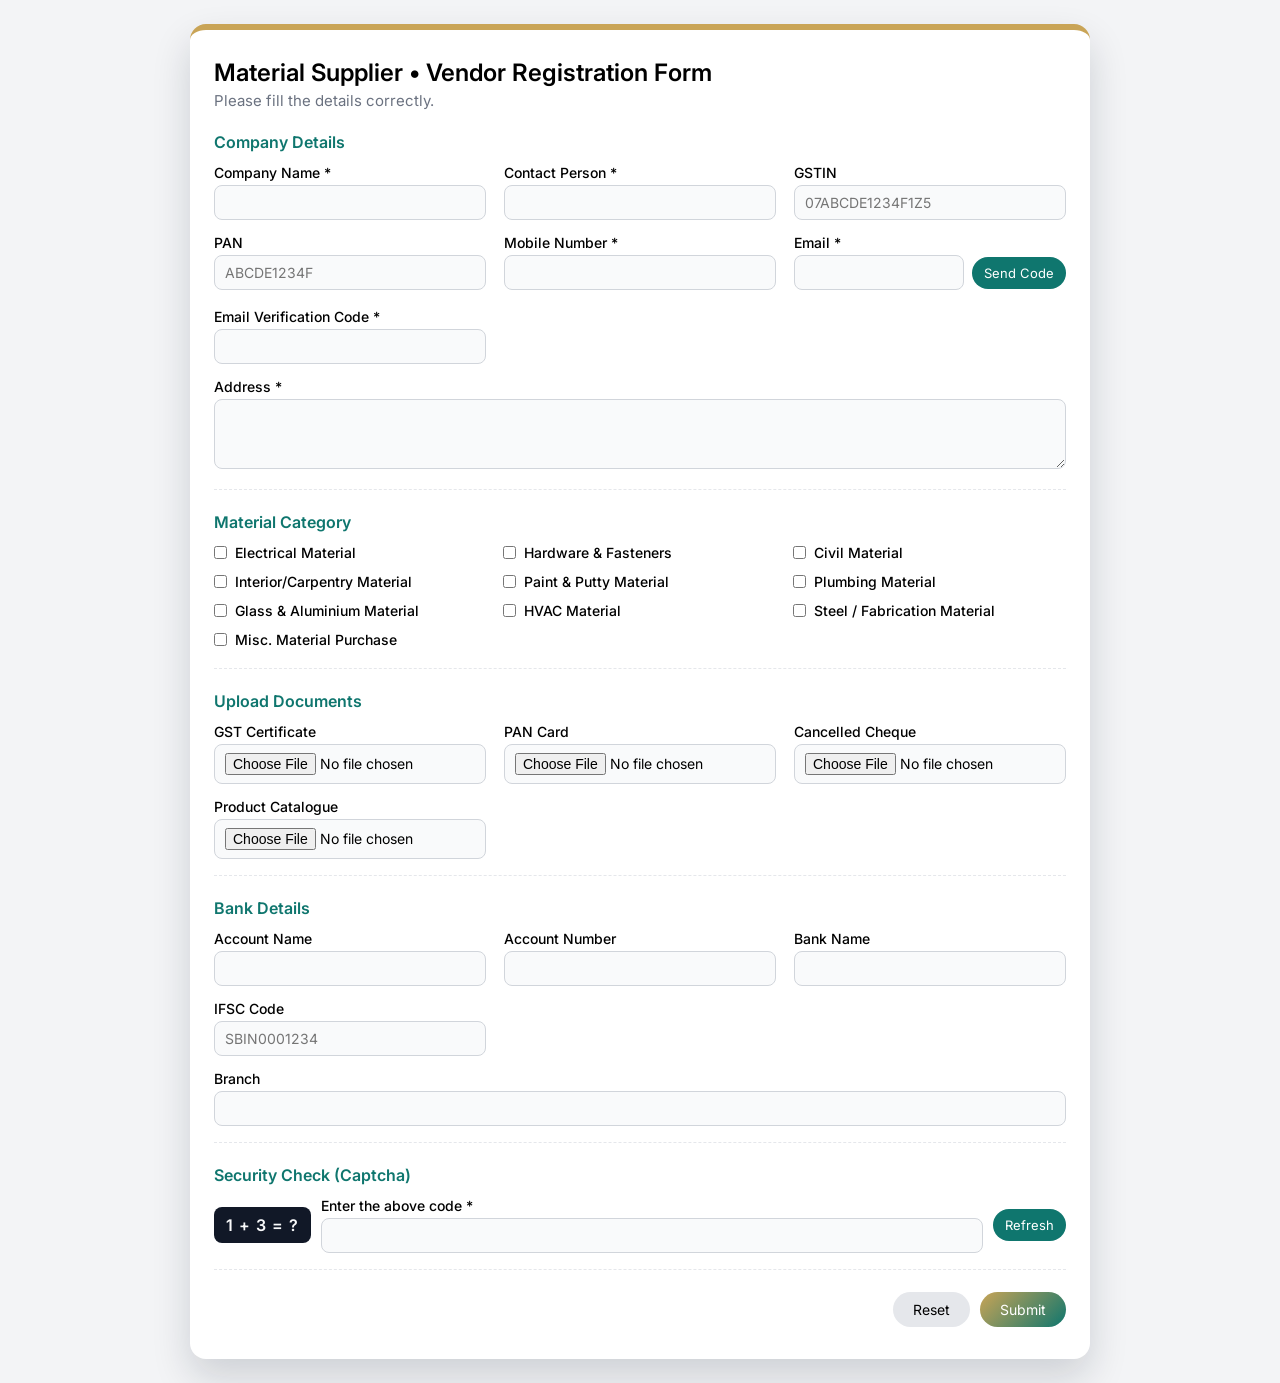
<file: Material Supplier • Vendor Registration Form.html>
<!DOCTYPE html>
<html lang="en">
<head>
  <meta charset="UTF-8" />
  <title>Material Supplier • Vendor Registration Form</title>
  <meta name="viewport" content="width=device-width, initial-scale=1" />
  <link href="https://fonts.googleapis.com/css2?family=Inter:wght@300;400;500;600&display=swap" rel="stylesheet">

  <style>
    * { box-sizing: border-box; margin: 0; padding: 0; font-family: "Inter", sans-serif; }
    body { background: #f3f4f6; padding: 24px; display: flex; justify-content: center; }
    .wrapper { max-width: 900px; width: 100%; background: #fff; border-radius: 16px; padding: 28px 24px 32px;
      box-shadow: 0 18px 38px rgba(15,23,42,0.16); border-top: 6px solid #c9a456; } /* Wrapper styling, not text */
    .title { font-size: 24px; font-weight: 600; margin-bottom: 4px; }
    .subtitle { font-size: 15px; color: #6b7280; margin-bottom: 22px; } /* Increased from 14px */
    .section { margin-bottom: 22px; padding-bottom: 16px; border-bottom: 1px dashed #e5e7eb; }
    .section:last-of-type { border-bottom: none; }
    .section-title { font-size: 16px; font-weight: 600; color: #0f766e; margin-bottom: 12px; }
    .grid-2 { display: grid; grid-template-columns: repeat(auto-fit, minmax(240px, 1fr)); gap: 14px 18px; }
    label { font-size: 14px; font-weight: 500; margin-bottom: 4px; display: block; } /* Increased from 13px */
    input[type="text"], input[type="email"], input[type="tel"], input[type="file"], textarea {
      width: 100%; padding: 8px 10px; border-radius: 8px; border: 1px solid #d1d5db; background: #f9fafb; font-size: 14px; /* Increased from 13px */
    }
    textarea { min-height: 70px; resize: vertical; }
    .checkbox-group { display: grid; grid-template-columns: repeat(auto-fit, minmax(220px, 1fr)); gap: 8px 16px; }
    .checkbox-item { display: flex; align-items: center; gap: 8px; font-size: 14px; } /* Increased from 13px */
    .error { font-size: 13px; color: red; margin-top: 4px; display: none; } /* Increased from 12px */
    .info { font-size: 13px; margin-top: 4px; } /* Increased from 12px */
    .info.success { color: #16a34a; }
    .info.error { color: #dc2626; }
    .submit-row { margin-top: 18px; display: flex; justify-content: flex-end; gap: 10px; }
    button { border: none; padding: 9px 20px; border-radius: 999px; cursor: pointer; font-size: 14px; } /* Increased from 13px */
    .btn-secondary { background: #e5e7eb; }
    .btn-primary { background: linear-gradient(135deg, #c9a456, #0f766e); color: #fff; }
    .input-inline { display: flex; gap: 8px; align-items: center; }
    .input-inline input[type="email"] { flex: 1; }
    .small-btn {
      padding: 8px 12px;
      border-radius: 999px; /* Border radius, not text */
      font-size: 13px; /* Increased from 12px */
      background: #0f766e;
      color: #fff;
      cursor: pointer;
      white-space: nowrap;
    }
    .captcha-row {
      display: flex;
      gap: 10px;
      align-items: center;
      flex-wrap: wrap;
    }
    .captcha-box {
      padding: 8px 12px;
      border-radius: 8px;
      background: #111827;
      color: #f9fafb;
      font-weight: 600;
      letter-spacing: 1px;
    }
  </style>
</head>

<body>
  <div class="wrapper">
    <h1 class="title">Material Supplier • Vendor Registration Form</h1>
    <p class="subtitle">Please fill the details correctly.</p>

    <form id="vendorForm" action="submit_vendor.php" method="post" enctype="multipart/form-data">

      <!-- Company Details -->
      <div class="section">
        <div class="section-title">Company Details</div>

        <div class="grid-2">
          <div>
            <label>Company Name *</label>
            <input type="text" id="companyName" name="companyName" required />
            <p class="error">Enter a valid company name</p>
          </div>

          <div>
            <label>Contact Person *</label>
            <input type="text" id="contactPerson" name="contactPerson" required />
            <p class="error">Enter a valid name</p>
          </div>

          <div>
            <label>GSTIN</label>
            <input type="text" id="gstin" name="gstin" placeholder="07ABCDE1234F1Z5" />
            <p class="error">Invalid GST format</p>
          </div>

          <div>
            <label>PAN</label>
            <input type="text" id="pan" name="pan" placeholder="ABCDE1234F" />
            <p class="error">Invalid PAN number</p>
          </div>

          <div>
            <label>Mobile Number *</label>
            <input type="tel" id="mobile" name="mobile" required />
            <p class="error">Mobile must start with 6,7,8,9 and be 10 digits</p>
          </div>

          <div>
            <label>Email *</label>
            <div class="input-inline">
              <input type="email" id="email" name="email" required />
              <button type="button" class="small-btn" id="sendOtpBtn">Send Code</button>
            </div>
            <p class="error">Enter valid email address</p>
            <p class="info" id="otpInfo"></p>
          </div>

          <div>
            <label>Email Verification Code *</label>
            <input type="text" id="emailOtp" name="emailOtp" />
            <p class="error">Enter the 6-digit code sent to your email</p>
          </div>

          <div style="grid-column: 1/-1;">
            <label>Address *</label>
            <textarea id="address" name="address" required></textarea>
            <p class="error">Address cannot be empty</p>
          </div>
        </div>
      </div>

      <!-- Material Category -->
      <div class="section">
        <div class="section-title">Material Category</div>
        <div class="checkbox-group">
          <label class="checkbox-item"><input type="checkbox" name="materialCategory[]" value="Electrical Material"> Electrical Material</label>
          <label class="checkbox-item"><input type="checkbox" name="materialCategory[]" value="Hardware & Fasteners"> Hardware & Fasteners</label>
          <label class="checkbox-item"><input type="checkbox" name="materialCategory[]" value="Civil Material"> Civil Material</label>
          <label class="checkbox-item"><input type="checkbox" name="materialCategory[]" value="Interior/Carpentry Material"> Interior/Carpentry Material</label>
          <label class="checkbox-item"><input type="checkbox" name="materialCategory[]" value="Paint & Putty Material"> Paint & Putty Material</label>
          <label class="checkbox-item"><input type="checkbox" name="materialCategory[]" value="Plumbing Material"> Plumbing Material</label>
          <label class="checkbox-item"><input type="checkbox" name="materialCategory[]" value="Glass & Aluminium Material"> Glass & Aluminium Material</label>
          <label class="checkbox-item"><input type="checkbox" name="materialCategory[]" value="HVAC Material"> HVAC Material</label>
          <label class="checkbox-item"><input type="checkbox" name="materialCategory[]" value="Steel / Fabrication Material"> Steel / Fabrication Material</label>
          <label class="checkbox-item"><input type="checkbox" name="materialCategory[]" value="Misc. Material Purchase"> Misc. Material Purchase</label>
        </div>
      </div>

      <!-- Documents -->
      <div class="section">
        <div class="section-title">Upload Documents</div>
        <div class="grid-2">
          <div>
            <label>GST Certificate</label>
            <input type="file" name="gstCert" accept=".pdf,.jpg,.jpeg,.png" />
          </div>
          <div>
            <label>PAN Card</label>
            <input type="file" name="panCard" accept=".pdf,.jpg,.jpeg,.png" />
          </div>
          <div>
            <label>Cancelled Cheque</label>
            <input type="file" name="cancelledCheque" accept=".pdf,.jpg,.jpeg,.png" />
          </div>
          <div>
            <label>Product Catalogue</label>
            <input type="file" name="catalogue" accept=".pdf,.jpg,.jpeg,.png" />
          </div>
        </div>
      </div>

      <!-- Bank -->
      <div class="section">
        <div class="section-title">Bank Details</div>

        <div class="grid-2">
          <div>
            <label>Account Name</label>
            <input type="text" id="accountName" name="accountName" />
          </div>
          <div>
            <label>Account Number</label>
            <input type="text" id="accountNumber" name="accountNumber" />
          </div>
          <div>
            <label>Bank Name</label>
            <input type="text" id="bankName" name="bankName" />
          </div>
          <div>
            <label>IFSC Code</label>
            <input type="text" id="ifsc" name="ifsc" placeholder="SBIN0001234" />
            <p class="error">Invalid IFSC code</p>
          </div>
          <div style="grid-column:1/-1;">
            <label>Branch</label>
            <input type="text" id="branch" name="branch" />
          </div>
        </div>
      </div>

      <!-- CAPTCHA -->
      <div class="section">
        <div class="section-title">Security Check (Captcha)</div>
        <div class="captcha-row">
          <div class="captcha-box" id="captchaQuestion">--</div>
          <div style="flex:1; min-width:160px;">
            <label>Enter the above code *</label>
            <input type="text" id="captchaInput" name="captchaInput" />
            <p class="error">Captcha does not match</p>
          </div>
          <button type="button" class="small-btn" id="refreshCaptcha">Refresh</button>
        </div>
      </div>

      <!-- Submit -->
      <div class="submit-row">
        <button type="reset" class="btn-secondary">Reset</button>
        <button type="submit" class="btn-primary">Submit</button>
      </div>

    </form>
  </div>

<script>
let captchaAnswer = null;
let otpSent = false;

function generateCaptcha() {
  const a = Math.floor(Math.random() * 10) + 1;
  const b = Math.floor(Math.random() * 10) + 1;
  captchaAnswer = a + b;
  document.getElementById("captchaQuestion").textContent = a + " + " + b + " = ?";
  document.getElementById("captchaInput").value = "";
}

document.addEventListener("DOMContentLoaded", function() {
  generateCaptcha();

  document.getElementById("refreshCaptcha").addEventListener("click", generateCaptcha);

  const sendOtpBtn = document.getElementById("sendOtpBtn");
  const otpInfo = document.getElementById("otpInfo");

  sendOtpBtn.addEventListener("click", function () {
    const emailInput = document.getElementById("email");
    const email = emailInput.value.trim();
    const emailRegex = /^[^\s@]+@[^\s@]+\.[^\s@]+$/;

    if (!emailRegex.test(email)) {
      alert("Please enter a valid email before requesting code.");
      emailInput.focus();
      return;
    }

    otpInfo.className = "info";
    otpInfo.textContent = "Sending code...";

    const fd = new FormData();
    fd.append("email", email);

    fetch("send_otp.php", { method: "POST", body: fd })
      .then(r => r.json())
      .then(data => {
        if (data.status === "ok") {
          otpSent = true;
          otpInfo.className = "info success";
          otpInfo.textContent = "Verification code has been sent to your email.";
        } else {
          otpInfo.className = "info error";
          otpInfo.textContent = data.message || "Unable to send code. Please try again.";
        }
      })
      .catch(() => {
        otpInfo.className = "info error";
        otpInfo.textContent = "Error sending code. Please contact admin.";
      });
  });

  document.getElementById("vendorForm").addEventListener("submit", function(e) {
    let valid = true;

    function showError(inputId, condition) {
      const input = document.getElementById(inputId);
      if (!input) return;
      const container = input.closest("div");
      const errorEl = container.querySelector(".error");
      if (!errorEl) return;
      if (!condition) {
        errorEl.style.display = "block";
        valid = false;
      } else {
        errorEl.style.display = "none";
      }
    }

    showError("companyName", document.getElementById("companyName").value.trim() !== "");
    showError("contactPerson", document.getElementById("contactPerson").value.trim() !== "");
    showError("address", document.getElementById("address").value.trim() !== "");

    const mobileVal = document.getElementById("mobile").value.trim();
    showError("mobile", /^[6-9][0-9]{9}$/.test(mobileVal));

    const emailVal = document.getElementById("email").value.trim();
    showError("email", /^[^\s@]+@[^\s@]+\.[^\s@]+$/.test(emailVal));

    const gstVal = document.getElementById("gstin").value.trim();
    if (gstVal !== "") {
      showError("gstin", /^[0-9]{2}[A-Z]{5}[0-9]{4}[A-Z]([1-9A-Z])Z[0-9A-Z]$/.test(gstVal));
    }

    const panVal = document.getElementById("pan").value.trim();
    if (panVal !== "") {
      showError("pan", /^[A-Z]{5}[0-9]{4}[A-Z]$/.test(panVal));
    }

    const ifscVal = document.getElementById("ifsc").value.trim();
    if (ifscVal !== "") {
      showError("ifsc", /^[A-Z]{4}0[A-Z0-9]{6}$/.test(ifscVal));
    }

    const otpVal = document.getElementById("emailOtp").value.trim();
    showError("emailOtp", otpSent && /^[0-9]{6}$/.test(otpVal));

    const captchaVal = document.getElementById("captchaInput").value.trim();
    showError("captchaInput", parseInt(captchaVal, 10) === captchaAnswer);

    if (!otpSent) {
      alert("Please click 'Send Code' and verify your email before submitting.");
      valid = false;
    }

    if (!valid) {
      e.preventDefault();
    }
  });
});
</script>

</body>
</html>
</file>
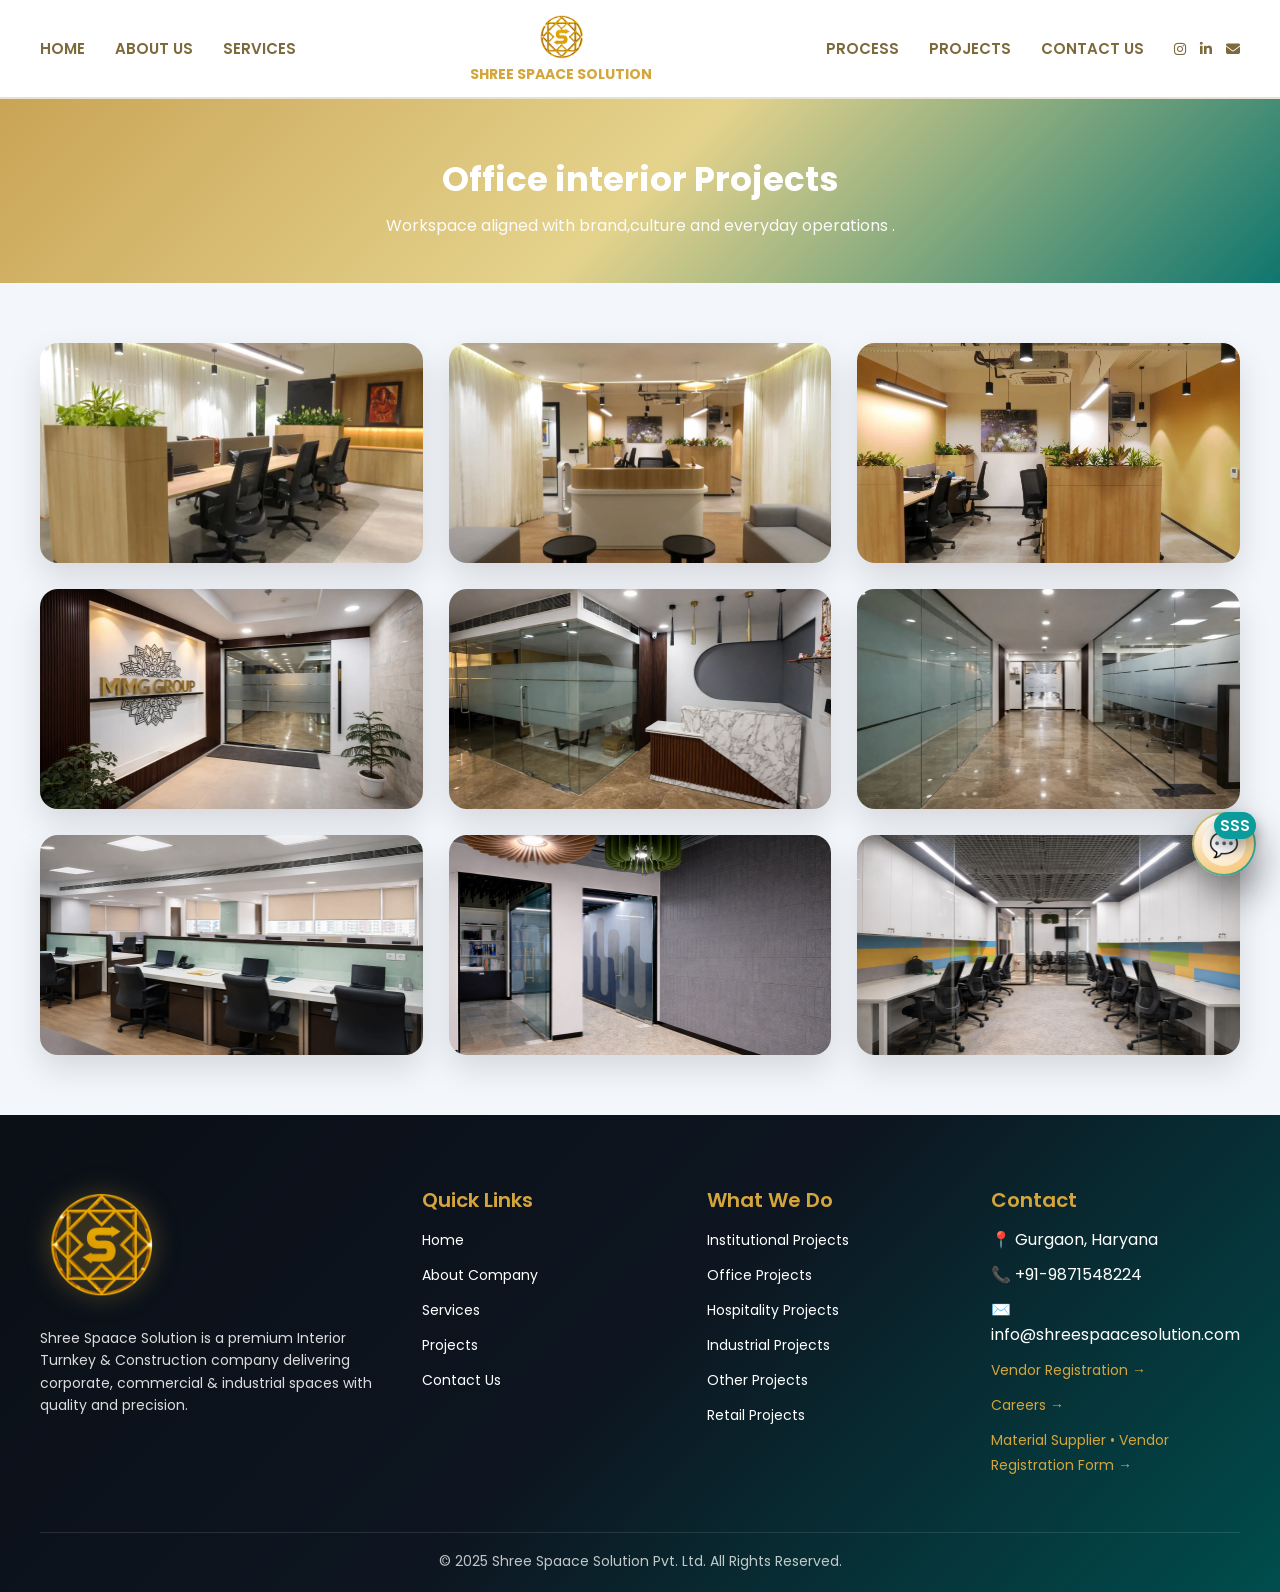
<file: office-projects.html>
<!DOCTYPE html>
<html lang="en">
<head>
  <meta charset="UTF-8" />
  <meta name="viewport" content="width=device-width, initial-scale=1" />
  <title>office • Shree Spaace Solution</title>

  <!-- Fonts + Icons -->
  <link href="https://fonts.googleapis.com/css2?family=Poppins:wght@300;400;500;600;700&display=swap" rel="stylesheet">
  <link rel="stylesheet" href="https://cdnjs.cloudflare.com/ajax/libs/font-awesome/6.5.0/css/all.min.css">

  <style>
    body {
      margin: 0;
      font-family: "Poppins", sans-serif;
      background: #f6f7f9;
      color: #083d3f;
    }

    :root {
      --gold: #b8860b;
      --text: #7c693c;
      --white: #ffffff;
    }

    /* ======================================
        NAVBAR
    ====================================== */
    .sss-navbar {
      width: 100%;
      padding: 12px 40px;
      display: flex;
      align-items: center;
      justify-content: space-between;
      background: #ffffff;
      border-bottom: 2px solid #e7e1d2;
      position: sticky;
      top: 0;
      z-index: 100;
    }

    .nav-left, .nav-right {
      display: flex;
      align-items: center;
      gap: 30px;
    }

    .sss-navbar a {
      text-decoration: none;
      font-size: 15px; /* Increased from 14px */
      font-weight: 600;
      color: var(--text);
      transition: 0.2s ease;
    }

    .sss-navbar a:hover { color: var(--gold); }

    .nav-logo {
      text-align: center;
      display: flex;
      flex-direction: column;
      align-items: center;
      gap: 2px;
    }

    .nav-logo img {
      width: 50px;
      height: 50px;
    }

    .nav-logo span {
      font-size: 14px; /* Increased from 13px */
      font-weight: 700;
      color: var(--gold);
    }

    .nav-social {
      display: flex;
      align-items: center;
      gap: 14px;
    }

    .nav-social i {
      font-size: 14px;
      color: var(--text);
      transition: 0.2s;
    }

    .nav-social i:hover { color: var(--gold); }

    @media (max-width: 980px) {
      .nav-left, .nav-right { display: none; }
    }

    /* ======================================
        HERO
    ====================================== */
    .hero {
      padding: 55px 0 45px;
      background: linear-gradient(135deg, #c9a456, #e5d38c, #0f766e);
      text-align: center;
      color: #fff; /* Original color */
    }
    .hero h1 { margin: 0 0 8px; font-size: 34px; font-weight: 700; } /* Hero title remains large */
    .hero p { margin: 0; font-size: 16px; opacity: 0.95; } /* Increased from 15px */

    .container {
      width: 90%;
      max-width: 1200px;
      margin: auto;
    }

    /* ======================================
        PROJECT GRID
    ====================================== */
    .section { padding: 55px 0 80px; }

    .projects-grid {
      display: grid;
      grid-template-columns: repeat(3, 1fr);
      gap: 28px;
    }

    .project-card {
      background: #fff;
      border-radius: 18px;
      overflow: hidden;
      box-shadow: 0 15px 35px rgba(0,0,0,0.12);
      transition: 0.3s ease;
      cursor: pointer;
    }

    .project-card:hover {
      transform: translateY(-8px);
      box-shadow: 0 22px 45px rgba(0,0,0,0.22);
    }

    .project-img { height: 210px; overflow: hidden; }
    .project-img img {
      width: 100%;
      height: 100%;
      object-fit: cover;
      transition: 0.35s ease;
    }
    .project-card:hover img { transform: scale(1.05); }

    .project-body { padding: 15px 16px 18px; } /* Padding, not text */
    .project-body p { margin: 0; font-size: 15px; color: #555; } /* Increased from 14px */

    /* ======================================
        POPUP
    ====================================== */
    .popup-bg {
      position: fixed;
      top: 0; left: 0;
      width: 100%; height: 100%;
      background: rgba(0,0,0,0.85);
      display: none;
      justify-content: center;
      align-items: center;
      padding: 20px;
      z-index: 999;
    }
    .popup-bg.active { display: flex; }

    .popup-img {
      max-width: 95%;
      max-height: 85vh;
      border-radius: 12px;
      animation: popIn 0.25s ease;
      box-shadow: 0 0 25px rgba(255,255,255,0.2);
    }

    @keyframes popIn {
      from { transform: scale(0.8); opacity: 0; }
      to { transform: scale(1); opacity: 1; }
    }

    /* ======================================
        FULL PREMIUM FOOTER
    ====================================== */
    .sss-footer {
      background: linear-gradient(135deg, #0b0f16, #0d1520, #004d4d);
      color: #ffffff;
      padding: 70px 40px 20px;
    }

    .sss-gold-line {
      height: 3px;
      width: 120px;
      background: #d4a53b;
      margin-bottom: 30px;
    }

    .sss-grid {
      display: grid;
      grid-template-columns: 1.4fr 1fr 1fr 1fr;
      gap: 40px;
    }

    @media(max-width: 900px) {
      .sss-grid { grid-template-columns: 1fr; text-align: center; }
    }

    .sss-footer-logo img {
      width: 120px;
      filter: drop-shadow(0px 0px 12px rgba(212,165,59,0.5));
    }

    .sss-footer-desc { /* Increased from 14px */
      margin-top: 15px;
      font-size: 14px;
      opacity: 0.85;
      line-height: 1.6;
    }

    .sss-footer h3 {
      font-size: 20px;
      color: #d4a53b;
      margin-bottom: 12px;
    }

    .sss-footer a {
      color: #e0e0e0; /* Original color */
      text-decoration: none;
      transition: 0.3s;
      font-size: 14px;
    }

    .sss-footer a:hover {
      color: #d4a53b;
      padding-left: 3px;
    }

    .sss-copy {
      margin-top: 40px; /* Margin, not text */
      padding-top: 15px;
      border-top: 1px solid rgba(255,255,255,0.15);
      text-align: center;
      font-size: 14px;
      opacity: 0.75;
    }

  </style>
</head>

<body>

  <!-- NAVBAR -->
  <header class="sss-navbar">
    <div class="nav-left">
      <a href="Index.html#home">HOME</a>
      <a href="index.html#about">ABOUT US</a>
      <a href="Index.html#service">SERVICES</a>
    </div>

    <div class="nav-logo">
      <img src="asset/sss logo.png">
      <span>SHREE SPAACE SOLUTION</span>
    </div>

    <div class="nav-right">
      <a href="Index.html#process">PROCESS</a>
      <a href="Index.html#project">PROJECTS</a>
      <a href="Index.html#contact">CONTACT US</a>
      <div class="nav-social">
                <a href="https://instagram.com/yourusername" target="_blank"><i class="fab fa-instagram"></i></a>
        <a href="https://linkedin.com/in/yourusername" target="_blank"><i class="fab fa-linkedin-in"></i></a>
        <a href="mailto:info@shreespaacesolution.com"><i class="fas fa-envelope"></i></a>
      </div>

 
  </header>

  <!-- HERO -->
  <section class="hero">
    <div class="container">
      <h1>Office interior Projects</h1>
      <p>Workspace aligned with brand,culture and everyday operations .</p>
    </div>
  </section>

 <!DOCTYPE html>
<html lang="en">
<head>
  <meta charset="UTF-8">
  <title>Offices | Shree Spaace Solution</title>
  <meta name="viewport" content="width=device-width, initial-scale=1">

  <style>
    body{
      margin:0;
      font-family:system-ui,-apple-system,Segoe UI,Roboto,Arial;
      background:#f3f6fb;
      color:#1f2937;
    }

    /* ===== PROJECT GRID ===== */
    .institutional-projects{
      padding:60px 20px;
    }

    .projects-grid{
      max-width:1200px;
      margin:auto;
      display:grid;
      grid-template-columns:repeat(3,1fr);
      gap:26px;
    }

    .project-card{
      background:#fff;
      border-radius:18px;
      overflow:hidden;
      box-shadow:0 14px 32px rgba(0,0,0,.12);
      cursor:pointer;
      transition:0.3s ease;
    }

    .project-card:hover{
      transform:translateY(-6px);
      box-shadow:0 22px 44px rgba(0,0,0,.22);
    }

    .project-card img{
      width:100%;
      height:220px;
      object-fit:cover;
      display:block;
    }

    .project-card p{
      padding:14px 16px 18px;
      margin:0;
      font-size:15px;
      font-weight:500;
    }

    /* ===== POPUP ===== */
    .popup{
      position:fixed;
      inset:0;
      background:rgba(0,0,0,.85);
      display:none;
      align-items:center;
      justify-content:center;
      z-index:9999;
    }

    .popup.active{
      display:flex;
    }

    .popup img{
      max-width:90%;
      max-height:90%;
      border-radius:14px;
      box-shadow:0 20px 60px rgba(0,0,0,.6);
    }

    .popup-close{
      position:absolute;
      top:20px;
      right:26px;
      font-size:34px;
      color:#fff;
      cursor:pointer;
      user-select:none;
    }

    /* ===== RESPONSIVE ===== */
    @media(max-width:992px){
      .projects-grid{ grid-template-columns:repeat(2,1fr); }
    }
    @media(max-width:600px){
      .projects-grid{ grid-template-columns:1fr; }
    }
  </style>
</head>

<body>

<section class="institutional-projects">
  <div class="projects-grid">

    <div class="project-card" onclick="openPopup(this)">
      <img src="asset/offices/imgi_201_open-workspace-turnkey-office-design-1024x576.webp">
      
    </div>

    <div class="project-card" onclick="openPopup(this)">
      <img src="asset/offices/imgi_210_reception-area-office-fitout-india-1-2048x1151.webp">
      
    </div>

    <div class="project-card" onclick="openPopup(this)">
      <img src="asset/offices/imgi_199_custom-corporate-workstation-fitout-1536x863.webp">
      
    </div>

    <div class="project-card" onclick="openPopup(this)">
      <img src="asset/offices/mmg/mmg  (5).webp">
      
    </div>

    <div class="project-card" onclick="openPopup(this)">
      <img src="asset/offices/mmg/mmg  (3).webp">
      
    </div>

    <div class="project-card" onclick="openPopup(this)">
      <img src="asset/offices/mmg/mmg  (9).webp">
      
    </div>

    <div class="project-card" onclick="openPopup(this)">
      <img src="asset/offices/mmg/mmg  (1).webp">
     
    </div>

    <div class="project-card" onclick="openPopup(this)">
      <img src="asset/offices/dwarka site/dwarka site (9).png">
      
    </div>

    <div class="project-card" onclick="openPopup(this)">
      <img src="asset/offices/dwarka site/dwarka site (1).png">
      
    </div>

  </div>
</section>

<!-- POPUP -->
<div class="popup" id="popup" onclick="closePopup()">
  <span class="popup-close">×</span>
  <img id="popupImg" onclick="event.stopPropagation()">
</div>

<script>
  function openPopup(card){
    const img = card.querySelector("img");
    document.getElementById("popupImg").src = img.src;
    document.getElementById("popup").classList.add("active");
  }

  function closePopup(){
    document.getElementById("popup").classList.remove("active");
  }

  // ESC key support
  document.addEventListener("keydown", e => {
    if(e.key === "Escape") closePopup();
  });
</script>

</body>
</html>


      </div>

    </div>
  </section>

 
 <!DOCTYPE html>
<html lang="en">
<head>
<meta charset="UTF-8">
<title>SSS Footer</title>
<meta name="viewport" content="width=device-width, initial-scale=1">

<!-- Correct font -->
<link href="https://fonts.googleapis.com/css2?family=Poppins:wght@300;400;500;600;700&display=swap" rel="stylesheet">

<style>
:root {
  --gold: #d4a53b;
  --teal: #0a9c9c;
  --dark: #0c0f16;
  --white: #ffffff;
}

body {
  font-family: "Poppins", sans-serif !important;
}

/* MAIN FOOTER */
.sss-footer {
  background: linear-gradient(135deg, #0b0f16, #0d1520, #004d4d);
  color: var(--white);
  padding: 70px 40px 20px;
  font-family: "Poppins", sans-serif !important;
}

/* GOLD LINE */
.sss-gold-line {
  height: 3px;
  width: 120px;
  background: var(--gold);
  margin-bottom: 30px;
}

/* GRID */
.sss-grid {
  display: grid;
  grid-template-columns: 1.4fr 1fr 1fr 1fr;
  gap: 40px;
}
@media(max-width: 900px) {
  .sss-grid { grid-template-columns: 1fr; text-align: center; }
}

/* LOGO */
.sss-footer-logo img {
  width: 120px;
  filter: drop-shadow(0px 0px 12px rgba(212,165,59,0.5));
}

.sss-footer-desc {
  margin-top: 15px;
  line-height: 1.6;
  opacity: 0.85;
  font-size: 14px;
}

/* HEADINGS */
.sss-footer h3 {
  font-size: 20px;
  color: var(--gold);
  margin-bottom: 12px;
  font-weight: 600;
}

/* LISTS */
.sss-footer ul {
  list-style: none;
  margin: 0;
  padding: 0;
}

.sss-footer ul li {
  margin-bottom: 10px;
}

.sss-footer a {
  color: #e0e0e0;
  text-decoration: none;
  font-size: 14px;
  transition: 0.3s ease;
  font-weight: 400;
}

.sss-footer a:hover {
  color: var(--gold);
}

/* CONTACT ICONS */
.sss-footer i {
  margin-right: 8px;
  color: var(--gold);
}

/* COPYRIGHT */
.sss-copy {
  margin-top: 45px;
  padding-top: 18px;
  border-top: 1px solid rgba(255,255,255,0.15);
  text-align: center;
  font-size: 14px;
  opacity: 0.75;
}

/* GOLD LINKS */
.sss-footer-link {
  color: var(--gold) !important;
  font-weight: 500;
}
</style>
</head>

<body>

<footer class="sss-footer">
  <div class="sss-grid">

    <!-- LOGO + ABOUT -->
    <div class="sss-footer-logo">
      <img src="asset/sss logo.png" alt="SSS Logo">
      <p class="sss-footer-desc">
        Shree Spaace Solution is a premium Interior Turnkey & Construction company 
        delivering corporate, commercial & industrial spaces with quality and precision.
      </p>
    </div>

    <!-- QUICK LINKS -->
    <div>
     <h3>Quick Links</h3>
      <ul>
        <li><a href="Index.html#home" style="color:var(--white)">Home</a></li>
        <li><a href="Index.html#about" style="color:var(--white)">About Company</a></li>
        <li><a href="Index.html#service" style="color:var(--white)">Services</a></li>
        
        <li><a href="Index.html#process" style="color:var(--white)">Projects</a></li>
        <li><a href="Index.html#contact" style="color:var(--white)">Contact Us</a></li>
      </ul>
    </div>

    <!-- WHAT WE DO -->
    <div>
      <h3>What We Do</h3>
      <ul>
        <li><a href="institutional-projects.html" style="color:var(--white)">Institutional Projects </a></li>
        <li><a href="office-projects.html" style="color:var(--white)">Office Projects</a></li>
        <li><a href="hospitality-projects.html" style="color:var(--white)">Hospitality Projects</a></li>
        <li><a href="industrial-projects.html" style="color:var(--white)">Industrial Projects</a></li>
        <li><a href="other-projects.html" style="color:var(--white)">Other Projects</a></li>
        <li><a href="retail-projects.html" style="color:var(--white)">Retail Projects</a></li>
       
      </ul>
    </div>
 <!-- CONTACT -->
    <div>
      <h3>Contact</h3>
      <ul>
        <li>📍 Gurgaon, Haryana</li>
        <li>📞 +91-9871548224</li>
        <li>✉️ info@shreespaacesolution.com</li>
        <li><a href="vendor-form.html" style="color:var(--gold)">Vendor Registration →</a></li> 
        <li><a href="Careers at Shree Spaace Solution.html" style="color:var(--gold)">Careers →</a></li>
        <li><a href="Material Supplier • Vendor Registration Form.html" style="color:var(--gold)">Material Supplier • Vendor Registration Form  →</a></li>
      </ul>
    </div>

  </div>

  <div class="sss-copy">
    © 2025 Shree Spaace Solution Pvt. Ltd. All Rights Reserved.
  </div>

</footer>

</body>
</html>
<!DOCTYPE html>
<html lang="en">
<head>
  <meta charset="UTF-8" />
  <title>SSS Assistant • Shree Spaace Solution</title>
  <meta name="viewport" content="width=device-width, initial-scale=1" />

  <!-- Fonts -->
  <link href="https://fonts.googleapis.com/css2?family=Poppins:wght@400;500;600&family=Inter:wght@400;500;600&display=swap" rel="stylesheet">

  <style>
    :root {
      --sss-gold: #f4c06a;
      --sss-gold-soft: rgba(244, 192, 106, 0.35);
      --sss-teal: #0a9c9c;
      --sss-teal-soft: rgba(10, 156, 156, 0.2);
      --sss-bg-dark: rgba(7, 10, 16, 0.9);
      --sss-card-bg: rgba(18, 24, 38, 0.9);
      --sss-border: rgba(255, 255, 255, 0.09);
      --sss-text: #f5f5f7;
      --sss-muted: #9da3b5;
    }

    * {
      box-sizing: border-box;
      margin: 0;
      padding: 0;
    }

    body {
      font-family: "Inter", system-ui, -apple-system, BlinkMacSystemFont, "Segoe UI", sans-serif;
    }

    /* Floating Button */
    .sss-chat-launcher {
      position: fixed;
      bottom: 24px;
      right: 24px;
      width: 64px;
      height: 64px;
      border-radius: 999px;
      background: radial-gradient(circle at 30% 0%, #ffffff, var(--sss-gold)) padding-box,
                  linear-gradient(135deg, var(--sss-gold), var(--sss-teal)) border-box;
      border: 2px solid transparent;
      box-shadow:
        0 0 0 0 rgba(244, 192, 106, 0.7),
        0 18px 40px rgba(0, 0, 0, 0.55);
      display: flex;
      align-items: center;
      justify-content: center;
      cursor: pointer;
      z-index: 99999;
      animation: sss-pulse 2.2s infinite;
    }

    .sss-chat-launcher-icon-wrap { /* Icon wrap styling, not text */
      position: relative;
      width: 44px;
      height: 44px;
      border-radius: 999px;
      background: radial-gradient(circle at 30% 0%, #ffffff, #fce8c4);
      display: flex;
      align-items: center;
      justify-content: center;
      overflow: hidden;
    }

    .sss-chat-launcher-icon-ring { /* Icon ring styling, not text */
      position: absolute;
      inset: -3px;
      border-radius: inherit;
      border: 2px solid rgba(244, 192, 106, 0.65);
      box-shadow: 0 0 12px rgba(244, 192, 106, 0.9);
      pointer-events: none;
    }

    .sss-chat-launcher-icon { /* Icon styling, not text */
      position: relative;
      font-size: 24px;
      color: #1d2333;
    }

    .sss-chat-launcher-badge { /* Increased from 10px */
      position: absolute;
      top: -2px;
      right: -2px;
      background: var(--sss-teal);
      color: white;
      font-size: 15px;
      font-weight: 600;
      padding: 2px 6px;
      border-radius: 999px;
      box-shadow: 0 8px 15px rgba(0, 0, 0, 0.35);
    }

    @keyframes sss-pulse {
      0% {
        transform: translateY(0) scale(1);
        box-shadow: 0 0 0 0 rgba(244, 192, 106, 0.7);
      }
      70% {
        transform: translateY(-2px) scale(1.02);
        box-shadow: 0 0 0 18px rgba(244, 192, 106, 0);
      }
      100% {
        transform: translateY(0) scale(1);
        box-shadow: 0 0 0 0 rgba(244, 192, 106, 0);
      }
    }

    /* Chat Window */
    .sss-chat-container {
      position: fixed;
      bottom: 104px;
      right: 24px;
      width: 360px;
      max-width: calc(100% - 32px);
      max-height: 540px;
      display: flex;
      flex-direction: column;
      border-radius: 24px;
      background: linear-gradient(145deg, rgba(10, 14, 24, 0.98), rgba(8, 20, 29, 0.98));
      box-shadow:
        0 26px 60px rgba(0, 0, 0, 0.65),
        0 0 0 1px rgba(244, 192, 106, 0.15);
      overflow: hidden;
      transform-origin: bottom right;
      transform: scale(0.9) translateY(16px);
      opacity: 0;
      visibility: hidden;
      transition:
        opacity 0.2s ease,
        transform 0.2s ease,
        visibility 0.2s ease;
      z-index: 99998;
      backdrop-filter: blur(20px);
    }

    .sss-chat-container.sss-open {
      opacity: 1;
      visibility: visible;
      transform: scale(1) translateY(0);
    }

    /* Header */
    .sss-chat-header {
      display: flex;
      align-items: center;
      padding: 14px 16px;
      border-bottom: 1px solid var(--sss-border);
      background: radial-gradient(circle at top left, rgba(244, 192, 106, 0.16), transparent 55%),
                  radial-gradient(circle at top right, rgba(10, 156, 156, 0.24), transparent 60%);
      position: relative;
    }

    .sss-chat-header::after {
      content: "";
      position: absolute;
      inset: 0;
      background: linear-gradient(to right, rgba(244, 192, 106, 0.25), transparent 40%);
      opacity: 0.25;
      pointer-events: none;
      mix-blend-mode: screen;
    }

    .sss-chat-header-left {
      display: flex;
      align-items: center;
      gap: 10px;
      position: relative;
      z-index: 1;
    }

    .sss-chat-logo {
      width: 32px;
      height: 32px;
      border-radius: 12px;
      overflow: hidden;
      background: radial-gradient(circle at 30% 0%, #ffffff, #fce1a4);
      display: flex;
      align-items: center;
      justify-content: center;
      box-shadow:
        0 0 0 1px rgba(255, 255, 255, 0.12),
        0 10px 18px rgba(0, 0, 0, 0.6);
    }

    .sss-chat-logo img {
      width: 82%;
      height: 82%;
      object-fit: contain;
    }

    .sss-chat-logo-fallback {
      font-size: 18px;
      font-weight: 700;
      color: #1d2333;
      letter-spacing: 0.02em;
    }

    .sss-chat-title-wrap {
      display: flex;
      flex-direction: column;
      gap: 2px;
    }

    .sss-chat-title { /* Increased from 14px */
      font-family: "Poppins", system-ui, sans-serif;
      font-size: 14px;
      font-weight: 600;
      letter-spacing: 0.02em;
      color: var(--sss-text);
      display: flex;
      align-items: center;
      gap: 6px;
    }

    .sss-chat-pill { /* Increased from 10px */
      font-size: 10px;
      padding: 2px 8px;
      border-radius: 999px;
      background: rgba(0, 0, 0, 0.35);
      border: 1px solid rgba(244, 192, 106, 0.5);
      text-transform: uppercase;
    }

    .sss-chat-subtitle { /* Increased from 11px */
      font-size: 11px;
      color: var(--sss-muted);
    }

    .sss-chat-header-right {
      margin-left: auto;
      display: flex;
      align-items: center;
      gap: 8px;
      position: relative;
      z-index: 1;
    }

    .sss-chat-status-dot { /* Status dot styling, not text */
      width: 8px;
      height: 8px;
      border-radius: 999px;
      background: #1dd1a1;
      box-shadow: 0 0 0 4px rgba(29, 209, 161, 0.15);
    }

    .sss-chat-close-btn { /* Close button styling, not text */
      background: transparent;
      border: none;
      color: var(--sss-muted);
      cursor: pointer;
      border-radius: 999px;
      width: 26px;
      height: 26px;
      display: flex;
      align-items: center;
      justify-content: center;
      font-size: 16px;
      transition: background 0.16s ease, color 0.16s ease, transform 0.1s ease;
    }

    .sss-chat-close-btn:hover {
      background: rgba(255, 255, 255, 0.06);
      color: var(--sss-text);
      transform: translateY(-1px);
    }

    /* Body */
    .sss-chat-body {
      display: flex;
      flex-direction: column;
      padding: 10px 12px 12px;
      gap: 10px;
      min-height: 260px;
      max-height: 360px;
      overflow-y: auto;
      scrollbar-width: thin;
      scrollbar-color: rgba(255, 255, 255, 0.25) transparent;
    }

    .sss-chat-body::-webkit-scrollbar {
      width: 6px;
    }

    .sss-chat-body::-webkit-scrollbar-track {
      background: transparent;
    }

    .sss-chat-body::-webkit-scrollbar-thumb {
      background: rgba(255, 255, 255, 0.22);
      border-radius: 999px;
    }

    .sss-message-row {
      display: flex;
      margin-bottom: 3px;
    }

    .sss-message-row.bot {
      justify-content: flex-start;
    }

    .sss-message-row.user {
      justify-content: flex-end;
    }

    .sss-message {
      max-width: 80%;
      padding: 8px 10px;
      border-radius: 16px;
      font-size: 13px;
      line-height: 1.45;
      position: relative;
      animation: sss-msg-in 0.18s ease-out;
      word-wrap: break-word;
    }

    .sss-message.bot { /* Increased from 13px */
      background: radial-gradient(circle at top left, rgba(244, 192, 106, 0.26), rgba(10, 18, 30, 1));
      border: 1px solid rgba(244, 192, 106, 0.35);
      color: var(--sss-text);
      box-shadow: 0 10px 26px rgba(0, 0, 0, 0.55);
    }

    .sss-message.user {
      background: linear-gradient(135deg, var(--sss-teal), #35c2c2);
      color: #031015;
      border-bottom-right-radius: 4px;
      box-shadow: 0 10px 22px rgba(0, 0, 0, 0.5);
    }

    .sss-message-meta { /* Increased from 10px */
      font-size: 10px;
      color: var(--sss-muted);
      margin-top: 1px;
    }

    @keyframes sss-msg-in {
      from {
        opacity: 0;
        transform: translateY(4px) scale(0.98);
      }
      to {
        opacity: 1;
        transform: translateY(0) scale(1);
      }
    }

    /* Suggestion Chips */
    .sss-suggestions {
      display: flex;
      flex-wrap: wrap;
      gap: 6px;
      margin-top: 4px;
    }

    .sss-chip {
      font-size: 12px; /* Increased from 11px */
      padding: 5px 9px;
      border-radius: 999px;
      background: rgba(255, 255, 255, 0.03);
      border: 1px solid rgba(255, 255, 255, 0.12);
      color: var(--sss-muted);
      cursor: pointer;
      transition: background 0.16s ease, color 0.16s ease, border-color 0.16s ease, transform 0.08s ease;
      white-space: nowrap;
    }

    .sss-chip:hover {
      background: var(--sss-teal-soft);
      border-color: rgba(10, 156, 156, 0.7);
      color: var(--sss-text);
      transform: translateY(-1px);
    }

    /* Lead Form */
    .sss-lead-card {
      margin-top: 4px;
      padding: 10px 10px 8px;
      border-radius: 14px;
      background: radial-gradient(circle at top left, rgba(244, 192, 106, 0.22), rgba(10, 18, 30, 1));
      border: 1px solid rgba(244, 192, 106, 0.4);
      box-shadow: 0 10px 26px rgba(0, 0, 0, 0.55);
    }

    .sss-lead-title { /* Increased from 12px */
      font-size: 12px;
      font-weight: 600;
      color: var(--sss-text);
      margin-bottom: 4px;
    }

    .sss-lead-sub { /* Increased from 11px */
      font-size: 11px;
      color: var(--sss-muted);
      margin-bottom: 8px;
    }

    .sss-lead-grid { /* Grid styling, not text */
      display: grid;
      grid-template-columns: 1fr 1fr;
      gap: 6px;
      margin-bottom: 6px;
    }

    .sss-lead-field {
      display: flex;
      flex-direction: column;
      gap: 2px;
    }

    .sss-lead-label { /* Increased from 10px */
      font-size: 10px;
      color: var(--sss-muted);
    }

    .sss-lead-input, /* Increased from 11px */
    .sss-lead-select { /* Increased from 11px */
      font-size: 11px;
      padding: 6px 8px;
      border-radius: 9px;
      background: rgba(4, 8, 14, 0.8);
      border: 1px solid rgba(255, 255, 255, 0.12);
      color: var(--sss-text);
      outline: none;
    }

    .sss-lead-input::placeholder {
      color: rgba(157, 163, 181, 0.7);
    }

    .sss-lead-select {
      appearance: none;
      background-image: linear-gradient(45deg, transparent 50%, var(--sss-gold) 50%),
                        linear-gradient(135deg, var(--sss-gold) 50%, transparent 50%);
      background-position: calc(100% - 12px) 50%, calc(100% - 8px) 50%;
      background-size: 6px 6px, 6px 6px;
      background-repeat: no-repeat;
    }

    .sss-lead-footer {
      display: flex;
      justify-content: space-between;
      align-items: center;
      margin-top: 4px;
      gap: 6px;
    }

    .sss-lead-note { /* Increased from 9px */
      font-size: 9px;
      color: rgba(244, 192, 106, 0.9);
    }

    .sss-lead-submit-btn { /* Increased from 11px */
      font-size: 11px;
      padding: 6px 12px;
      border-radius: 999px;
      border: none;
      background: linear-gradient(135deg, var(--sss-gold), #ffe0a2);
      color: #23160a;
      font-weight: 600;
      cursor: pointer;
      box-shadow: 0 14px 26px rgba(0, 0, 0, 0.65);
      display: inline-flex;
      align-items: center;
      gap: 6px;
      transition: transform 0.1s ease, box-shadow 0.1s ease, filter 0.1s ease;
      white-space: nowrap;
    }

    .sss-lead-submit-btn:hover {
      transform: translateY(-1px);
      filter: brightness(1.03);
      box-shadow: 0 18px 40px rgba(0, 0, 0, 0.75);
    }

    .sss-lead-submit-btn:active {
      transform: translateY(1px) scale(0.99);
      box-shadow: 0 10px 22px rgba(0, 0, 0, 0.7);
    }

    /* Typing Indicator */
    .sss-typing {
      display: flex;
      align-items: center;
      gap: 6px;
      padding: 6px 10px;
      border-radius: 14px;
      background: rgba(10, 14, 22, 0.94);
      border: 1px solid rgba(255, 255, 255, 0.05);
      width: fit-content;
      margin-bottom: 4px;
    }

    .sss-typing-dots {
      display: flex;
      gap: 3px;
      align-items: center;
    }

    .sss-typing-dot {
      width: 5px;
      height: 5px;
      border-radius: 999px;
      background: rgba(244, 192, 106, 0.75);
      animation: sss-bounce 1.2s infinite ease-in-out;
    }

    .sss-typing-dot:nth-child(2) {
      animation-delay: 0.16s;
    }

    .sss-typing-dot:nth-child(3) {
      animation-delay: 0.32s;
    }

    @keyframes sss-bounce {
      0%, 80%, 100% {
        transform: scale(0.7) translateY(0);
        opacity: 0.6;
      }
      40% {
        transform: scale(1) translateY(-2px);
        opacity: 1;
      }
    }

    .sss-typing-label { /* Increased from 10px */
      font-size: 10px;
      color: var(--sss-muted);
    }

    /* Footer Input */
    .sss-chat-footer {
      padding: 8px 10px 10px;
      border-top: 1px solid var(--sss-border);
      background: radial-gradient(circle at top left, rgba(244, 192, 106, 0.14), rgba(8, 12, 20, 0.98));
    }

    .sss-input-row {
      display: flex;
      align-items: center;
      gap: 8px;
    }

    .sss-input-wrap {
      flex: 1;
      position: relative;
    }

    .sss-input { /* Increased from 12px */
      width: 100%;
      padding: 9px 80px 9px 10px;
      border-radius: 999px;
      border: 1px solid rgba(255, 255, 255, 0.16);
      background: rgba(4, 8, 14, 0.95);
      color: var(--sss-text);
      font-size: 12px;
      outline: none;
    }

    .sss-input::placeholder {
      color: rgba(157, 163, 181, 0.7);
    }

    .sss-input-tools {
      position: absolute;
      right: 6px;
      top: 50%;
      transform: translateY(-50%);
      display: flex;
      align-items: center;
      gap: 4px;
    }

    .sss-icon-btn {
      width: 26px;
      height: 26px;
      border-radius: 999px;
      border: none;
      background: transparent;
      color: var(--sss-muted);
      cursor: pointer;
      display: flex;
      align-items: center;
      justify-content: center;
      font-size: 14px;
      transition: background 0.14s ease, color 0.14s ease, transform 0.08s ease;
    } /* Icon button styling, not text */

    .sss-icon-btn:hover {
      background: rgba(255, 255, 255, 0.06);
      color: var(--sss-text);
      transform: translateY(-1px);
    }

    .sss-send-btn {
      background: linear-gradient(135deg, var(--sss-teal), #43d1d1);
      color: #041013;
      box-shadow: 0 12px 22px rgba(0, 0, 0, 0.65);
    }

    .sss-send-btn:hover {
      box-shadow: 0 16px 32px rgba(0, 0, 0, 0.7);
    }

    /* Small note strip */
    .sss-footer-note { /* Increased from 9px */
      margin-top: 6px;
      font-size: 9px;
      color: var(--sss-muted);
      display: flex;
      justify-content: space-between;
      align-items: center;
      gap: 8px;
    }

    .sss-footer-brand { /* Increased from 9px */
      font-size: 9px;
      text-transform: uppercase;
      letter-spacing: 0.1em;
      color: rgba(244, 192, 106, 0.85);
    }

    @media (max-width: 500px) {
      .sss-chat-container {
        right: 12px;
        left: 12px;
        width: auto;
        bottom: 88px;
        max-height: 80vh;
      }

      .sss-chat-launcher {
        bottom: 16px;
        right: 16px;
      }
    }
  </style>
</head>
<body>

  <!-- Floating Chat Button -->
  <div class="sss-chat-launcher" id="sssLauncher">
    <div class="sss-chat-launcher-icon-wrap">
      <div class="sss-chat-launcher-icon-ring"></div>
      <div class="sss-chat-launcher-icon">💬</div>
    </div>
    <div class="sss-chat-launcher-badge">SSS</div>
  </div>

  <!-- Chat Window -->
  <div class="sss-chat-container" id="sssChat">
    <!-- Header -->
    <div class="sss-chat-header">
      <div class="sss-chat-header-left">
        <div class="sss-chat-logo">
          <!-- TODO: Replace src with your logo path -->
          <!-- <img src="images/sss-logo.png" alt="Shree Spaace Solution"> -->
          <span class="sss-chat-logo-fallback">SS</span>
        </div>
        <div class="sss-chat-title-wrap">
          <div class="sss-chat-title">
            SSS Assistant
            <span class="sss-chat-pill">Virtual Assistant</span>
          </div>
          <div class="sss-chat-subtitle">Helping you with turnkey interiors & construction</div>
        </div>
      </div>
      <div class="sss-chat-header-right">
        <div class="sss-chat-status-dot"></div>
        <button class="sss-chat-close-btn" id="sssCloseBtn" title="Close">
          ✕
        </button>
      </div>
    </div>

    <!-- Body -->
    <div class="sss-chat-body" id="sssBody">
      <!-- Messages will be injected here by JS -->
    </div>

    <!-- Footer -->
    <div class="sss-chat-footer">
      <div class="sss-input-row">
        <div class="sss-input-wrap">
          <input
            type="text"
            id="sssInput"
            class="sss-input"
            placeholder="Ask about interiors, turnkey projects, timelines, budget..."
          />
          <div class="sss-input-tools">
            <button class="sss-icon-btn" id="sssMicBtn" title="Voice input">
              🎙
            </button>
            <button class="sss-icon-btn sss-send-btn" id="sssSendBtn" title="Send">
              ➤
            </button>
          </div>
        </div>
      </div>
      <div class="sss-footer-note">
        <span class="sss-footer-brand">Shree Spaace Solution</span>
        <span>Mahindra Singh</span>
      </div>
    </div>
  </div>

  <script>
    /*********************************************************
     * CONFIG – YOU CAN EDIT THIS PART ONLY
     *********************************************************/
    // 🔁 Google Sheet Apps Script URL (POST endpoint)
    const GOOGLE_SCRIPT_URL = "PASTE_YOUR_GOOGLE_APPS_SCRIPT_WEB_APP_URL_HERE";

    // 📲 WhatsApp number with country code (no + sign)
    // Example: "919871234567"
    const WHATSAPP_NUMBER = "919871548224";

    // 🧠 Basic tags for WhatsApp message prefix
    const WHATSAPP_INTRO = "New enquiry from SSS Assistant (Website Chat):%0A";

    /*********************************************************
     * CORE LOGIC – ADVANCED FRONTEND ASSISTANT
     *********************************************************/

    const launcher = document.getElementById("sssLauncher");
    const chat = document.getElementById("sssChat");
    const closeBtn = document.getElementById("sssCloseBtn");
    const bodyEl = document.getElementById("sssBody");
    const inputEl = document.getElementById("sssInput");
    const sendBtn = document.getElementById("sssSendBtn");
    const micBtn = document.getElementById("sssMicBtn");

    let isOpen = false;
    let isLeadFormVisible = false;
    let typingTimeout = null;
    let recognition = null;
    let userProfile = {
      name: "",
      city: "",
      areaType: "",
      budget: ""
    };

    // Toggle chat
    const toggleChat = () => {
      isOpen = !isOpen;
      if (isOpen) {
        chat.classList.add("sss-open");
        inputEl.focus();
      } else {
        chat.classList.remove("sss-open");
      }
    };

    launcher.addEventListener("click", toggleChat);
    closeBtn.addEventListener("click", toggleChat);

    // Auto-open on first visit after short delay (optional)
    setTimeout(() => {
      if (!isOpen) {
        toggleChat();
      }
    }, 2200);

    // Utility: Create message element
    function addMessage(text, sender = "bot", withMeta = true) {
      const row = document.createElement("div");
      row.className = `sss-message-row ${sender}`;

      const msg = document.createElement("div");
      msg.className = `sss-message ${sender}`;
      msg.innerHTML = text;

      row.appendChild(msg);
      bodyEl.appendChild(row);

      if (withMeta) {
        const meta = document.createElement("div");
        meta.className = "sss-message-meta";
        const timeStr = new Date().toLocaleTimeString([], { hour: "2-digit", minute: "2-digit" });
        meta.textContent = (sender === "bot" ? "SSS Assistant • " : "You • ") + timeStr;
        msg.appendChild(meta);
      }

      // Scroll to bottom
      bodyEl.scrollTop = bodyEl.scrollHeight;
    }

    // Typing indicator
    function showTyping() {
      // Remove existing
      const old = document.getElementById("sssTyping");
      if (old) old.remove();

      const wrap = document.createElement("div");
      wrap.id = "sssTyping";
      wrap.className = "sss-message-row bot";

      const box = document.createElement("div");
      box.className = "sss-typing";

      const dots = document.createElement("div");
      dots.className = "sss-typing-dots";

      for (let i = 0; i < 3; i++) {
        const dot = document.createElement("div");
        dot.className = "sss-typing-dot";
        dots.appendChild(dot);
      }

      const label = document.createElement("div");
      label.className = "sss-typing-label";
      label.textContent = "SSS Assistant is typing...";

      box.appendChild(dots);
      box.appendChild(label);
      wrap.appendChild(box);
      bodyEl.appendChild(wrap);
      bodyEl.scrollTop = bodyEl.scrollHeight;
    }

    function hideTyping() {
      const el = document.getElementById("sssTyping");
      if (el) el.remove();
    }

    // Suggestion chips
    function addSuggestions() {
      const wrapRow = document.createElement("div");
      wrapRow.className = "sss-message-row bot";

      const msg = document.createElement("div");
      msg.className = "sss-message bot";
      msg.innerHTML = `
        I can help you with:
        <div class="sss-suggestions">
          <button class="sss-chip" data-q="Office interior turnkey solutions">Office Interiors</button>
          <button class="sss-chip" data-q="Retail and showroom interior design">Retail & Showrooms</button>
          <button class="sss-chip" data-q="Factory, industrial shed and construction">Factory & Construction</button>
          <button class="sss-chip" data-q="Request a quote or site visit">Request a Quote</button>
          <button class="sss-chip" data-q="Share our company profile PDF">Company Profile</button>
          <button class="sss-chip" data-q="Talk to a human on WhatsApp">Talk on WhatsApp</button>
        </div>
      `;

      wrapRow.appendChild(msg);
      bodyEl.appendChild(wrapRow);
      bodyEl.scrollTop = bodyEl.scrollHeight;

      msg.querySelectorAll(".sss-chip").forEach(chip => {
        chip.addEventListener("click", () => {
          const q = chip.getAttribute("data-q");
          handleUserInput(q);
        });
      });
    }

    // Lead capture form
    function showLeadForm(promptSourceText = "") {
      if (isLeadFormVisible) return;
      isLeadFormVisible = true;

      const row = document.createElement("div");
      row.className = "sss-message-row bot";

      const card = document.createElement("div");
      card.className = "sss-lead-card";

      card.innerHTML = `
        <div class="sss-lead-title">Quick project insight</div>
        <div class="sss-lead-sub">
          Fill this 20-second form and our team will share a proposal / call you back.
        </div>
        <div class="sss-lead-grid">
          <div class="sss-lead-field">
            <label class="sss-lead-label">Name*</label>
            <input class="sss-lead-input" id="sssLeadName" placeholder="Your name" />
          </div>
          <div class="sss-lead-field">
            <label class="sss-lead-label">City*</label>
            <input class="sss-lead-input" id="sssLeadCity" placeholder="e.g. Gurugram" />
          </div>
          <div class="sss-lead-field">
            <label class="sss-lead-label">Space Type*</label>
            <select class="sss-lead-select" id="sssLeadArea">
              <option value="">Select</option>
              <option>Office</option>
              <option>Retail / Showroom</option>
              <option>Factory / Industrial</option>
              <option>Institutional</option>
              <option>Residence</option>
              <option>Other</option>
            </select>
          </div>
          <div class="sss-lead-field">
            <label class="sss-lead-label">Approx Budget (₹)*</label>
            <input class="sss-lead-input" id="sssLeadBudget" placeholder="e.g. 15–40 Lacs" />
          </div>
        </div>
        <div class="sss-lead-field">
          <label class="sss-lead-label">Project details / notes</label>
          <input class="sss-lead-input" id="sssLeadNotes"
            placeholder="Size, timeline or any key points..." />
        </div>
        <div class="sss-lead-footer">
          <span class="sss-lead-note">Auto-shared with Shree Spaace on WhatsApp & CRM.</span>
          <button class="sss-lead-submit-btn" id="sssLeadSubmit">
            Send &amp; WhatsApp
          </button>
        </div>
      `;

      row.appendChild(card);
      bodyEl.appendChild(row);
      bodyEl.scrollTop = bodyEl.scrollHeight;

      const submitBtn = card.querySelector("#sssLeadSubmit");
      submitBtn.addEventListener("click", () => handleLeadSubmit(promptSourceText));
    }

    async function handleLeadSubmit(promptSourceText = "") {
      const name = document.getElementById("sssLeadName").value.trim();
      const city = document.getElementById("sssLeadCity").value.trim();
      const area = document.getElementById("sssLeadArea").value.trim();
      const budget = document.getElementById("sssLeadBudget").value.trim();
      const notes = document.getElementById("sssLeadNotes").value.trim();

      if (!name || !city || !area || !budget) {
        alert("Please fill all required fields (Name, City, Space Type, Budget).");
        return;
      }

      userProfile = { name, city, areaType: area, budget };

      // Save into Google Sheet via Apps Script
      if (GOOGLE_SCRIPT_URL && GOOGLE_SCRIPT_URL.startsWith("http")) {
        try {
          const payload = {
            name,
            city,
            areaType: area,
            budget,
            notes,
            sourceText: promptSourceText || "",
            createdAt: new Date().toISOString()
          };

          await fetch(GOOGLE_SCRIPT_URL, {
            method: "POST",
            mode: "no-cors",
            headers: {
              "Content-Type": "application/json"
            },
            body: JSON.stringify(payload)
          });
        } catch (err) {
          console.warn("Lead sending to Google Sheet failed:", err);
        }
      } else {
        console.log("Lead data (configure GOOGLE_SCRIPT_URL to send to sheet):", {
          name,
          city,
          area,
          budget,
          notes
        });
      }

      // Open WhatsApp with pre-filled text
      if (WHATSAPP_NUMBER && /^\d{10,15}$/.test(WHATSAPP_NUMBER)) {
        const txtLines = [
          WHATSAPP_INTRO,
          `Name: ${name}`,
          `City: ${city}`,
          `Space Type: ${area}`,
          `Budget: ${budget}`,
          notes ? `Notes: ${notes}` : "",
          promptSourceText ? `Chat Context: ${promptSourceText}` : ""
        ].filter(Boolean);
        const fullTxt = encodeURI(txtLines.join("%0A"));
        const waUrl = `https://wa.me/${WHATSAPP_NUMBER}?text=${fullTxt}`;
        window.open(waUrl, "_blank");
      }

      addMessage("Thank you! Your details are shared with our team. We will connect with you shortly with design + cost options. Anything else you'd like to know right now?", "bot");
    }

    // Rule-based AI-ish response
    function getBotResponse(inputText) {
      const txt = inputText.toLowerCase();

      if (txt.includes("quote") || txt.includes("estimate") || txt.includes("budget") || txt.includes("site visit")) {
        showLeadForm(inputText);
        return "Happy to share a budget and proposal. Fill this quick form so we can give you a realistic turnkey estimate.";
      }

      if (txt.includes("office")) {
        return "For office interiors we handle space planning, workstations, cabins, ceiling, MEP, furniture, branding and complete handover. Tell me: approx carpet area and city?";
      }

      if (txt.includes("retail") || txt.includes("showroom")) {
        return "For retail & showroom projects we manage façade, display systems, lighting, trial rooms, storage and billing areas – end to end. Would you like help with concept design or turnkey execution?";
      }

      if (txt.includes("factory") || txt.includes("industrial")) {
        return "For factory & industrial projects, Shree Spaace covers civil work, admin block interiors, utility rooms, canteens and external development. What stage is your site in right now – new build or renovation?";
      }

      if (txt.includes("profile") || txt.includes("company profile") || txt.includes("about you")) {
        return "Shree Spaace Solution is a turnkey interior & construction company. We specialise in office, retail, institutional and industrial projects – from design to handover. You can share your email and we’ll send the detailed company profile PDF.";
      }

      if (txt.includes("whatsapp") || txt.includes("call") || txt.includes("human")) {
        if (WHATSAPP_NUMBER && /^\d{10,15}$/.test(WHATSAPP_NUMBER)) {
          const waUrl = `https://wa.me/${WHATSAPP_NUMBER}?text=${encodeURI("Hi, I came from the website SSS Assistant. I’d like to discuss my project.")}`;
          window.open(waUrl, "_blank");
          return "Connecting you to our team on WhatsApp in a new tab. You can share drawings / photos there as well.";
        } else {
          return "You can also connect with us directly on WhatsApp – just add our business number and share your drawings. (WhatsApp number not yet configured inside the assistant.)";
        }
      }

      if (txt.includes("time") || txt.includes("timeline") || txt.includes("days")) {
        return "Typical corporate interior projects take 45–90 days depending on area, services and decision speed. Share your carpet area and we can guide you more precisely.";
      }

      if (txt.includes("turnkey")) {
        return "Turnkey means you get a single point of responsibility – drawings, approvals, material, civil, false ceiling, electrical, HVAC, furniture, branding and handover – all managed by Shree Spaace Solution.";
      }

      if (txt.includes("resume") || txt.includes("job") || txt.includes("career") || txt.includes("hiring")) {
        return "For careers with Shree Spaace Solution, you can share your resume on email or WhatsApp. Mention your role (Site Engineer / Architect / Draftsman etc.) and years of experience.";
      }

      return "Got it. I can help with project budget, scope, timelines or process. If you share your city, space type and approx area, I can guide you more accurately.";
    }

    // Handle user input
    function handleUserInput(optionalText) {
      const txt = (optionalText || inputEl.value).trim();
      if (!txt) return;

      // Show user message
      addMessage(txt, "user");
      inputEl.value = "";

      // Typing indicator
      showTyping();

      clearTimeout(typingTimeout);
      typingTimeout = setTimeout(() => {
        hideTyping();
        const response = getBotResponse(txt);
        addMessage(response, "bot");
      }, 700);
    }

    sendBtn.addEventListener("click", () => handleUserInput());
    inputEl.addEventListener("keydown", (e) => {
      if (e.key === "Enter" && !e.shiftKey) {
        e.preventDefault();
        handleUserInput();
      }
    });

    // Voice to text (Web Speech API)
    function setupVoiceInput() {
      const SpeechRecognition = window.SpeechRecognition || window.webkitSpeechRecognition;
      if (!SpeechRecognition) {
        console.log("Speech recognition not supported in this browser.");
        return;
      }

      recognition = new SpeechRecognition();
      recognition.lang = "en-IN";
      recognition.interimResults = false;
      recognition.maxAlternatives = 1;

      recognition.addEventListener("result", (event) => {
        const transcript = event.results[0][0].transcript;
        inputEl.value = transcript;
        handleUserInput(transcript);
      });

      recognition.addEventListener("error", (e) => {
        console.log("Speech recognition error:", e.error);
        alert("Voice input error or permission denied. You can type instead.");
      });

      recognition.addEventListener("end", () => {
        micBtn.classList.remove("sss-mic-active");
      });
    }

    micBtn.addEventListener("click", () => {
      if (!recognition) {
        setupVoiceInput();
      }
      if (!recognition) {
        alert("Voice input is not supported in this browser.");
        return;
      }
      try {
        recognition.start();
        micBtn.classList.add("sss-mic-active");
      } catch (e) {
        console.log("Speech recognition start error:", e);
      }
    });

    // Initial welcome flow
    function initConversation() {
      addMessage("Hi, I’m <b>SSS Assistant</b> from Shree Spaace Solution 👋", "bot");
      addMessage("Ask me anything about office interiors, turnkey fit-outs, factory construction or timelines – or tap a quick option below.", "bot");
      addSuggestions();
    }

    initConversation();
  </script>
</body>
</html>
</file>
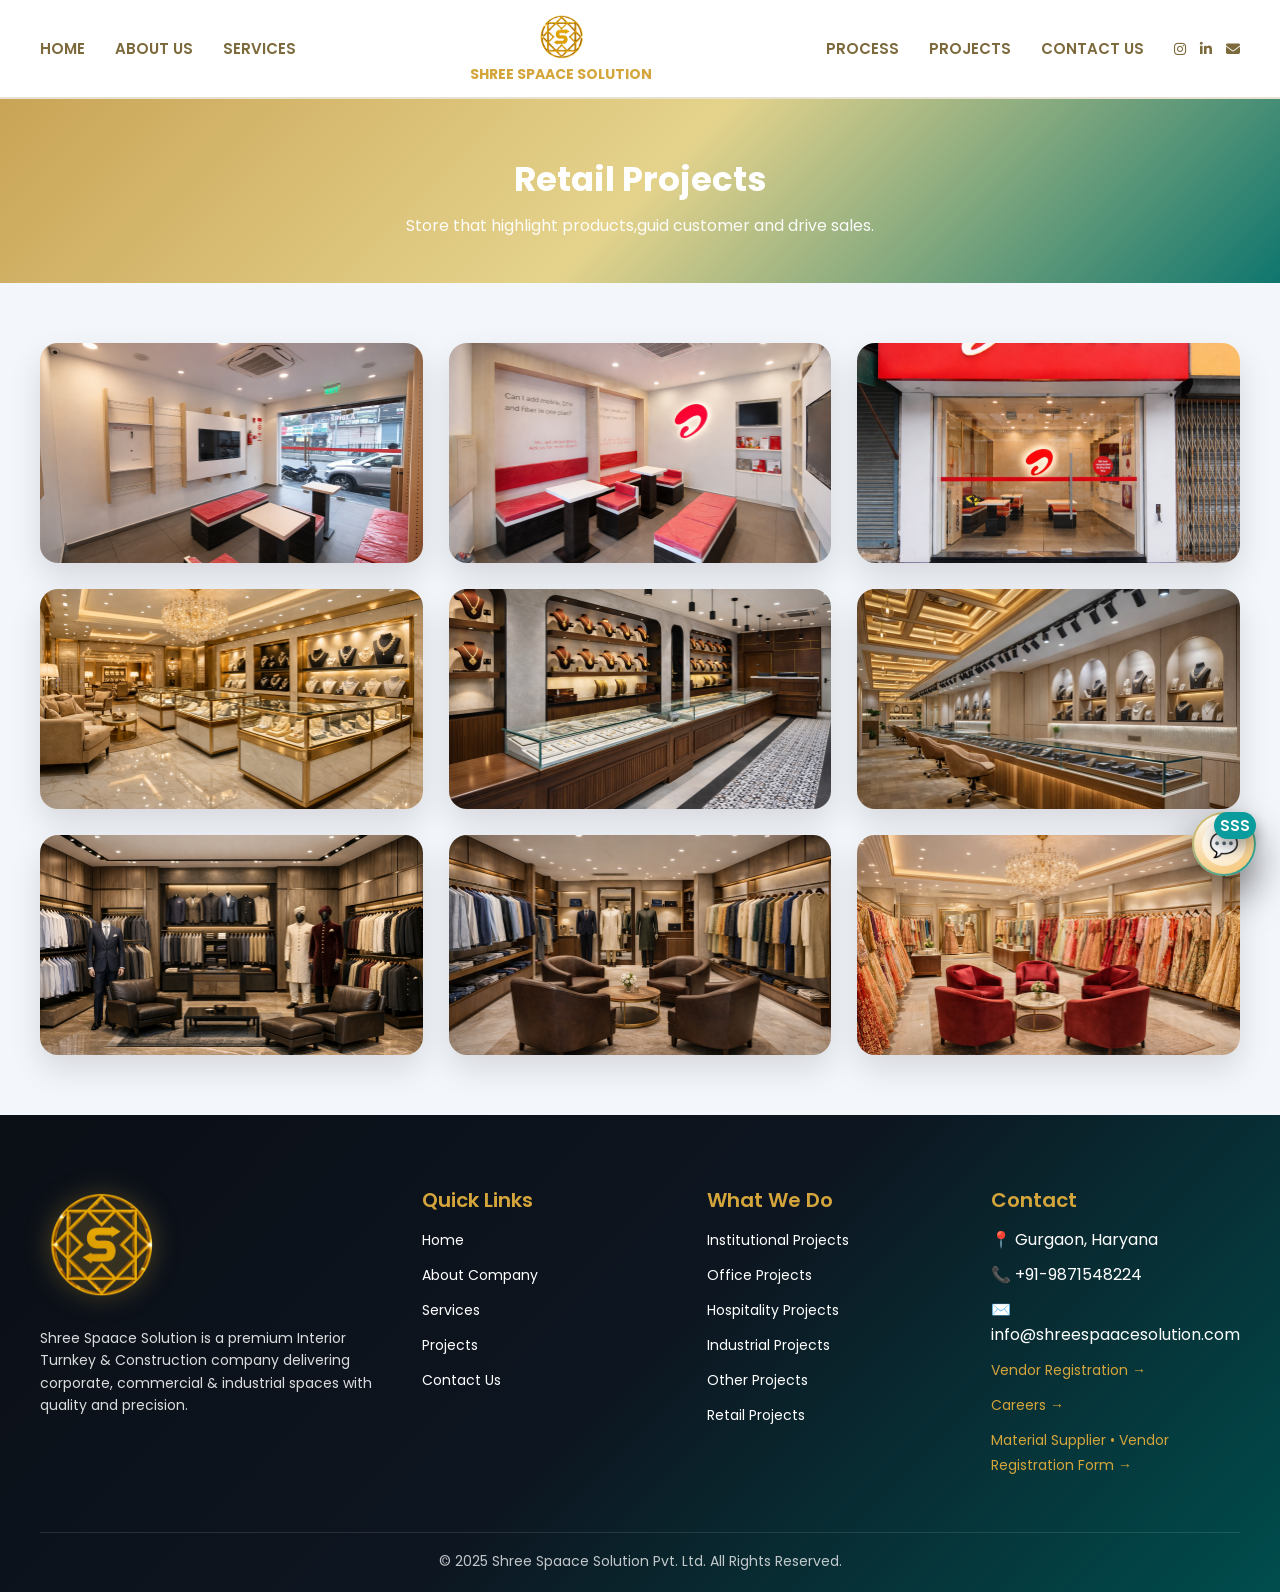
<file: retail-projects.html>
<!DOCTYPE html>
<html lang="en">
<head>
  <meta charset="UTF-8" />
  <meta name="viewport" content="width=device-width, initial-scale=1" />
  <title>Retail & Office Fitouts  • Shree Spaace Solution</title>

  <!-- Fonts + Icons -->
  <link href="https://fonts.googleapis.com/css2?family=Poppins:wght@300;400;500;600;700&display=swap" rel="stylesheet">
  <link rel="stylesheet" href="https://cdnjs.cloudflare.com/ajax/libs/font-awesome/6.5.0/css/all.min.css">

  <style>
    body {
      margin: 0;
      font-family: "Poppins", sans-serif;
      background: #f6f7f9;
      color: #083d3f;
    }

    :root {
      --gold: #b8860b;
      --text: #7c693c;
      --white: #ffffff;
    }

    /* ======================================
        NAVBAR
    ====================================== */
    .sss-navbar {
      width: 100%;
      padding: 12px 40px;
      display: flex;
      align-items: center;
      justify-content: space-between;
      background: #ffffff;
      border-bottom: 2px solid #e7e1d2;
      position: sticky;
      top: 0;
      z-index: 100;
    }

    .nav-left, .nav-right {
      display: flex;
      align-items: center;
      gap: 30px;
    }

    .sss-navbar a {
      text-decoration: none;
      font-size: 15px; /* Increased from 14px */
      font-weight: 600;
      color: var(--text);
      transition: 0.2s ease;
    }

    .sss-navbar a:hover { color: var(--gold); }

    .nav-logo {
      text-align: center;
      display: flex;
      flex-direction: column;
      align-items: center;
      gap: 2px;
    }

    .nav-logo img {
      width: 50px;
      height: 50px;
    }

    .nav-logo span {
      font-size: 14px; /* Increased from 13px */
      font-weight: 700;
      color: var(--gold);
    }

    .nav-social {
      display: flex;
      align-items: center;
      gap: 14px;
    }

    .nav-social i {
      font-size: 14px;
      color: var(--text);
      transition: 0.2s;
    }

    .nav-social i:hover { color: var(--gold); }

    @media (max-width: 980px) {
      .nav-left, .nav-right { display: none; }
    }

    /* ======================================
        HERO
    ====================================== */
    .hero {
      padding: 55px 0 45px;
      background: linear-gradient(135deg, #c9a456, #e5d38c, #0f766e);
      text-align: center;
      color: #fff; /* Original color */
    }
    .hero h1 { margin: 0 0 8px; font-size: 34px; font-weight: 700; } /* Hero title remains large */
    .hero p { margin: 0; font-size: 16px; opacity: 0.95; } /* Increased from 15px */

    .container {
      width: 90%;
      max-width: 1200px;
      margin: auto;
    }

    /* ======================================
        PROJECT GRID
    ====================================== */
    .section { padding: 55px 0 80px; }

    .projects-grid {
      display: grid;
      grid-template-columns: repeat(3, 1fr);
      gap: 28px;
    }

    .project-card {
      background: #fff;
      border-radius: 18px;
      overflow: hidden;
      box-shadow: 0 15px 35px rgba(0,0,0,0.12);
      transition: 0.3s ease;
      cursor: pointer;
    }

    .project-card:hover {
      transform: translateY(-8px);
      box-shadow: 0 22px 45px rgba(0,0,0,0.22);
    }

    .project-img { height: 210px; overflow: hidden; }
    .project-img img {
      width: 100%;
      height: 100%;
      object-fit: cover;
      transition: 0.35s ease;
    }
    .project-card:hover img { transform: scale(1.05); }

    .project-body { padding: 15px 16px 18px; } /* Padding, not text */
    .project-body p { margin: 0; font-size: 15px; color: #555; } /* Increased from 14px */

    /* ======================================
        POPUP
    ====================================== */
    .popup-bg {
      position: fixed;
      top: 0; left: 0;
      width: 100%; height: 100%;
      background: rgba(0,0,0,0.85);
      display: none;
      justify-content: center;
      align-items: center;
      padding: 20px;
      z-index: 999;
    }
    .popup-bg.active { display: flex; }

    .popup-img {
      max-width: 95%;
      max-height: 85vh;
      border-radius: 12px;
      animation: popIn 0.25s ease;
      box-shadow: 0 0 25px rgba(255,255,255,0.2);
    }

    @keyframes popIn {
      from { transform: scale(0.8); opacity: 0; }
      to { transform: scale(1); opacity: 1; }
    }

    /* ======================================
        FULL PREMIUM FOOTER
    ====================================== */
    .sss-footer {
      background: linear-gradient(135deg, #0b0f16, #0d1520, #004d4d);
      color: #ffffff;
      padding: 70px 40px 20px;
    }

    .sss-gold-line {
      height: 3px;
      width: 120px;
      background: #d4a53b;
      margin-bottom: 30px;
    }

    .sss-grid {
      display: grid;
      grid-template-columns: 1.4fr 1fr 1fr 1fr;
      gap: 40px;
    }

    @media(max-width: 900px) {
      .sss-grid { grid-template-columns: 1fr; text-align: center; }
    }

    .sss-footer-logo img {
      width: 120px;
      filter: drop-shadow(0px 0px 12px rgba(212,165,59,0.5));
    }

    .sss-footer-desc { /* Increased from 14px */
      margin-top: 15px;
      font-size: 14px;
      opacity: 0.85;
      line-height: 1.6;
    }

    .sss-footer h3 {
      font-size: 20px;
      color: #d4a53b;
      margin-bottom: 12px;
    }

    .sss-footer a {
      color: #e0e0e0; /* Original color */
      text-decoration: none;
      transition: 0.3s;
      font-size: 14px;
    }

    .sss-footer a:hover {
      color: #d4a53b;
      padding-left: 3px;
    }

    .sss-copy {
      margin-top: 40px; /* Margin, not text */
      padding-top: 15px;
      border-top: 1px solid rgba(255,255,255,0.15);
      text-align: center;
      font-size: 14px;
      opacity: 0.75;
    }

  </style>
</head>

<body>

  <!-- NAVBAR -->
  <header class="sss-navbar">
    <div class="nav-left">
      <a href="Index.html#home">HOME</a>
      <a href="Index.html#about">ABOUT US</a>
      <a href="Index.html#service">SERVICES</a>
    </div>

    <div class="nav-logo">
      <img src="asset/sss logo.png">
      <span>SHREE SPAACE SOLUTION</span>
    </div>

    <div class="nav-right">
      <a href="Index.html#process">PROCESS</a>
      <a href="Index.html#projects">PROJECTS</a>
      <a href="Index.html#contact">CONTACT US</a>
      <div class="nav-social">
                <a href="https://instagram.com/yourusername" target="_blank"><i class="fab fa-instagram"></i></a>
        <a href="https://linkedin.com/in/yourusername" target="_blank"><i class="fab fa-linkedin-in"></i></a>
        <a href="mailto:info@shreespaacesolution.com"><i class="fas fa-envelope"></i></a>
      </div>

 
  </header>

  <!-- HERO -->
  <section class="hero">
    <div class="container">
      <h1>Retail Projects</h1>
      <p>Store that highlight products,guid customer and drive sales.</p>
    </div>
  </section>

 <!DOCTYPE html>
<html lang="en">
<head>
  <meta charset="UTF-8">
  <title>Retail & Office Fitouts | Shree Spaace Solution</title>
  <meta name="viewport" content="width=device-width, initial-scale=1">

  <style>
    body{
      margin:0;
      font-family:system-ui,-apple-system,Segoe UI,Roboto,Arial;
      background:#f3f6fb;
      color:#1f2937;
    }

    /* ===== PROJECT GRID ===== */
    .institutional-projects{
      padding:60px 20px;
    }

    .projects-grid{
      max-width:1200px;
      margin:auto;
      display:grid;
      grid-template-columns:repeat(3,1fr);
      gap:26px;
    }

    .project-card{
      background:#fff;
      border-radius:18px;
      overflow:hidden;
      box-shadow:0 14px 32px rgba(0,0,0,.12);
      cursor:pointer;
      transition:0.3s ease;
    }

    .project-card:hover{
      transform:translateY(-6px);
      box-shadow:0 22px 44px rgba(0,0,0,.22);
    }

    .project-card img{
      width:100%;
      height:220px;
      object-fit:cover;
      display:block;
    }

    .project-card p{
      padding:14px 16px 18px;
      margin:0;
      font-size:15px;
      font-weight:500;
    }

    /* ===== POPUP ===== */
    .popup{
      position:fixed;
      inset:0;
      background:rgba(0,0,0,.85);
      display:none;
      align-items:center;
      justify-content:center;
      z-index:9999;
    }

    .popup.active{
      display:flex;
    }

    .popup img{
      max-width:90%;
      max-height:90%;
      border-radius:14px;
      box-shadow:0 20px 60px rgba(0,0,0,.6);
    }

    .popup-close{
      position:absolute;
      top:20px;
      right:26px;
      font-size:34px;
      color:#fff;
      cursor:pointer;
      user-select:none;
    }

    /* ===== RESPONSIVE ===== */
    @media(max-width:992px){
      .projects-grid{ grid-template-columns:repeat(2,1fr); }
    }
    @media(max-width:600px){
      .projects-grid{ grid-template-columns:1fr; }
    }
  </style>
</head>

<body>

<section class="institutional-projects">
  <div class="projects-grid">

    <div class="project-card" onclick="openPopup(this)">
      <img src="asset/Retail/airtel  (1).png">
      
    </div>

    <div class="project-card" onclick="openPopup(this)">
      <img src="asset/Retail/airtel  (3).png">
      
    </div>

    <div class="project-card" onclick="openPopup(this)">
      <img src="asset/Retail/airtel  (2).png ">
      
    </div>

    <div class="project-card" onclick="openPopup(this)">
      <img src="asset/Retail/jewellary shope (1).png">
      
    </div>

    <div class="project-card" onclick="openPopup(this)">
      <img src="asset/Retail/jewellary shope (2).png">
      
    </div>

    <div class="project-card" onclick="openPopup(this)">
      <img src="asset/Retail/jewellary shope (3).png">
      
    </div>

    <div class="project-card" onclick="openPopup(this)">
      <img src="asset/Retail/Men clothes Retail   (1).png">
     
    </div>

    <div class="project-card" onclick="openPopup(this)">
      <img src="asset/Retail/Men clothes Retail   (3).png">
      
    </div>

    <div class="project-card" onclick="openPopup(this)">
      <img src="asset/Retail/Women clothes Retail.png">
      
    </div>

  </div>
</section>

<!-- POPUP -->
<div class="popup" id="popup" onclick="closePopup()">
  <span class="popup-close">×</span>
  <img id="popupImg" onclick="event.stopPropagation()">
</div>

<script>
  function openPopup(card){
    const img = card.querySelector("img");
    document.getElementById("popupImg").src = img.src;
    document.getElementById("popup").classList.add("active");
  }

  function closePopup(){
    document.getElementById("popup").classList.remove("active");
  }

  // ESC key support
  document.addEventListener("keydown", e => {
    if(e.key === "Escape") closePopup();
  });
</script>

</body>
</html>


      </div>

    </div>
  </section>

 
 <!DOCTYPE html>
<html lang="en">
<head>
<meta charset="UTF-8">
<title>SSS Footer</title>
<meta name="viewport" content="width=device-width, initial-scale=1">

<!-- Correct font -->
<link href="https://fonts.googleapis.com/css2?family=Poppins:wght@300;400;500;600;700&display=swap" rel="stylesheet">

<style>
:root {
  --gold: #d4a53b;
  --teal: #0a9c9c;
  --dark: #0c0f16;
  --white: #ffffff;
}

body {
  font-family: "Poppins", sans-serif !important;
}

/* MAIN FOOTER */
.sss-footer {
  background: linear-gradient(135deg, #0b0f16, #0d1520, #004d4d);
  color: var(--white);
  padding: 70px 40px 20px;
  font-family: "Poppins", sans-serif !important;
}

/* GOLD LINE */
.sss-gold-line {
  height: 3px;
  width: 120px;
  background: var(--gold);
  margin-bottom: 30px;
}

/* GRID */
.sss-grid {
  display: grid;
  grid-template-columns: 1.4fr 1fr 1fr 1fr;
  gap: 40px;
}
@media(max-width: 900px) {
  .sss-grid { grid-template-columns: 1fr; text-align: center; }
}

/* LOGO */
.sss-footer-logo img {
  width: 120px;
  filter: drop-shadow(0px 0px 12px rgba(212,165,59,0.5));
}

.sss-footer-desc {
  margin-top: 15px;
  line-height: 1.6;
  opacity: 0.85;
  font-size: 14px;
}

/* HEADINGS */
.sss-footer h3 {
  font-size: 20px;
  color: var(--gold);
  margin-bottom: 12px;
  font-weight: 600;
}

/* LISTS */
.sss-footer ul {
  list-style: none;
  margin: 0;
  padding: 0;
}

.sss-footer ul li {
  margin-bottom: 10px;
}

.sss-footer a {
  color: #e0e0e0;
  text-decoration: none;
  font-size: 14px;
  transition: 0.3s ease;
  font-weight: 400;
}

.sss-footer a:hover {
  color: var(--gold);
}

/* CONTACT ICONS */
.sss-footer i {
  margin-right: 8px;
  color: var(--gold);
}

/* COPYRIGHT */
.sss-copy {
  margin-top: 45px;
  padding-top: 18px;
  border-top: 1px solid rgba(255,255,255,0.15);
  text-align: center;
  font-size: 14px;
  opacity: 0.75;
}

/* GOLD LINKS */
.sss-footer-link {
  color: var(--gold) !important;
  font-weight: 500;
}
</style>
</head>

<body>

<footer class="sss-footer">
  <div class="sss-grid">

    <!-- LOGO + ABOUT -->
    <div class="sss-footer-logo">
      <img src="asset/sss logo.png" alt="SSS Logo">
      <p class="sss-footer-desc">
        Shree Spaace Solution is a premium Interior Turnkey & Construction company 
        delivering corporate, commercial & industrial spaces with quality and precision.
      </p>
    </div>

    <!-- QUICK LINKS -->
    <div>
      <h3>Quick Links</h3>
      <ul>
        <li><a href="Index.html#home" style="color:var(--white)">Home</a></li>
        <li><a href="Index.html#about" style="color:var(--white)">About Company</a></li>
        <li><a href="Index.html#service" style="color:var(--white)">Services</a></li>
        
        <li><a href="Index.html#process" style="color:var(--white)">Projects</a></li>
        <li><a href="Index.html#contact" style="color:var(--white)">Contact Us</a></li>
      </ul>
    </div>

    <!-- WHAT WE DO -->
    <div>
      <h3>What We Do</h3>
      <ul>
        <li><a href="institutional-projects.html" style="color:var(--white)">Institutional Projects </a></li>
        <li><a href="office-projects.html" style="color:var(--white)">Office Projects</a></li>
        <li><a href="hospitality-projects.html" style="color:var(--white)">Hospitality Projects</a></li>
        <li><a href="industrial-fitouts.html" style="color:var(--white)">Industrial Projects</a></li>
        <li><a href="other-projects.html" style="color:var(--white)">Other Projects</a></li>
        <li><a href="retail-projects.html" style="color:var(--white)">Retail Projects</a></li>
       
      </ul>
    </div>

 <!-- CONTACT -->
    <div>
      <h3>Contact</h3>
      <ul>
        <li>📍 Gurgaon, Haryana</li>
        <li>📞 +91-9871548224</li>
        <li>✉️ info@shreespaacesolution.com</li>
        <li><a href="vendor-form.html" style="color:var(--gold)">Vendor Registration →</a></li> 
        <li><a href="Careers at Shree Spaace Solution.html" style="color:var(--gold)">Careers →</a></li>
        <li><a href="Material Supplier • Vendor Registration Form.html" style="color:var(--gold)">Material Supplier • Vendor Registration Form  →</a></li>
      </ul>
    </div>

  </div>

  <div class="sss-copy">
    © 2025 Shree Spaace Solution Pvt. Ltd. All Rights Reserved.
  </div>

</footer>

</body>
</html>
<!DOCTYPE html>
<html lang="en">
<head>
  <meta charset="UTF-8" />
  <title>SSS Assistant • Shree Spaace Solution</title>
  <meta name="viewport" content="width=device-width, initial-scale=1" />

  <!-- Fonts -->
  <link href="https://fonts.googleapis.com/css2?family=Poppins:wght@400;500;600&family=Inter:wght@400;500;600&display=swap" rel="stylesheet">

  <style>
    :root {
      --sss-gold: #f4c06a;
      --sss-gold-soft: rgba(244, 192, 106, 0.35);
      --sss-teal: #0a9c9c;
      --sss-teal-soft: rgba(10, 156, 156, 0.2);
      --sss-bg-dark: rgba(7, 10, 16, 0.9);
      --sss-card-bg: rgba(18, 24, 38, 0.9);
      --sss-border: rgba(255, 255, 255, 0.09);
      --sss-text: #f5f5f7;
      --sss-muted: #9da3b5;
    }

    * {
      box-sizing: border-box;
      margin: 0;
      padding: 0;
    }

    body {
      font-family: "Inter", system-ui, -apple-system, BlinkMacSystemFont, "Segoe UI", sans-serif;
    }

    /* Floating Button */
    .sss-chat-launcher {
      position: fixed;
      bottom: 24px;
      right: 24px;
      width: 64px;
      height: 64px;
      border-radius: 999px;
      background: radial-gradient(circle at 30% 0%, #ffffff, var(--sss-gold)) padding-box,
                  linear-gradient(135deg, var(--sss-gold), var(--sss-teal)) border-box;
      border: 2px solid transparent;
      box-shadow:
        0 0 0 0 rgba(244, 192, 106, 0.7),
        0 18px 40px rgba(0, 0, 0, 0.55);
      display: flex;
      align-items: center;
      justify-content: center;
      cursor: pointer;
      z-index: 99999;
      animation: sss-pulse 2.2s infinite;
    }

    .sss-chat-launcher-icon-wrap { /* Icon wrap styling, not text */
      position: relative;
      width: 44px;
      height: 44px;
      border-radius: 999px;
      background: radial-gradient(circle at 30% 0%, #ffffff, #fce8c4);
      display: flex;
      align-items: center;
      justify-content: center;
      overflow: hidden;
    }

    .sss-chat-launcher-icon-ring { /* Icon ring styling, not text */
      position: absolute;
      inset: -3px;
      border-radius: inherit;
      border: 2px solid rgba(244, 192, 106, 0.65);
      box-shadow: 0 0 12px rgba(244, 192, 106, 0.9);
      pointer-events: none;
    }

    .sss-chat-launcher-icon { /* Icon styling, not text */
      position: relative;
      font-size: 24px;
      color: #1d2333;
    }

    .sss-chat-launcher-badge { /* Increased from 10px */
      position: absolute;
      top: -2px;
      right: -2px;
      background: var(--sss-teal);
      color: white;
      font-size: 15px;
      font-weight: 600;
      padding: 2px 6px;
      border-radius: 999px;
      box-shadow: 0 8px 15px rgba(0, 0, 0, 0.35);
    }

    @keyframes sss-pulse {
      0% {
        transform: translateY(0) scale(1);
        box-shadow: 0 0 0 0 rgba(244, 192, 106, 0.7);
      }
      70% {
        transform: translateY(-2px) scale(1.02);
        box-shadow: 0 0 0 18px rgba(244, 192, 106, 0);
      }
      100% {
        transform: translateY(0) scale(1);
        box-shadow: 0 0 0 0 rgba(244, 192, 106, 0);
      }
    }

    /* Chat Window */
    .sss-chat-container {
      position: fixed;
      bottom: 104px;
      right: 24px;
      width: 360px;
      max-width: calc(100% - 32px);
      max-height: 540px;
      display: flex;
      flex-direction: column;
      border-radius: 24px;
      background: linear-gradient(145deg, rgba(10, 14, 24, 0.98), rgba(8, 20, 29, 0.98));
      box-shadow:
        0 26px 60px rgba(0, 0, 0, 0.65),
        0 0 0 1px rgba(244, 192, 106, 0.15);
      overflow: hidden;
      transform-origin: bottom right;
      transform: scale(0.9) translateY(16px);
      opacity: 0;
      visibility: hidden;
      transition:
        opacity 0.2s ease,
        transform 0.2s ease,
        visibility 0.2s ease;
      z-index: 99998;
      backdrop-filter: blur(20px);
    }

    .sss-chat-container.sss-open {
      opacity: 1;
      visibility: visible;
      transform: scale(1) translateY(0);
    }

    /* Header */
    .sss-chat-header {
      display: flex;
      align-items: center;
      padding: 14px 16px;
      border-bottom: 1px solid var(--sss-border);
      background: radial-gradient(circle at top left, rgba(244, 192, 106, 0.16), transparent 55%),
                  radial-gradient(circle at top right, rgba(10, 156, 156, 0.24), transparent 60%);
      position: relative;
    }

    .sss-chat-header::after {
      content: "";
      position: absolute;
      inset: 0;
      background: linear-gradient(to right, rgba(244, 192, 106, 0.25), transparent 40%);
      opacity: 0.25;
      pointer-events: none;
      mix-blend-mode: screen;
    }

    .sss-chat-header-left {
      display: flex;
      align-items: center;
      gap: 10px;
      position: relative;
      z-index: 1;
    }

    .sss-chat-logo {
      width: 32px;
      height: 32px;
      border-radius: 12px;
      overflow: hidden;
      background: radial-gradient(circle at 30% 0%, #ffffff, #fce1a4);
      display: flex;
      align-items: center;
      justify-content: center;
      box-shadow:
        0 0 0 1px rgba(255, 255, 255, 0.12),
        0 10px 18px rgba(0, 0, 0, 0.6);
    }

    .sss-chat-logo img {
      width: 82%;
      height: 82%;
      object-fit: contain;
    }

    .sss-chat-logo-fallback {
      font-size: 18px;
      font-weight: 700;
      color: #1d2333;
      letter-spacing: 0.02em;
    }

    .sss-chat-title-wrap {
      display: flex;
      flex-direction: column;
      gap: 2px;
    }

    .sss-chat-title { /* Increased from 14px */
      font-family: "Poppins", system-ui, sans-serif;
      font-size: 14px;
      font-weight: 600;
      letter-spacing: 0.02em;
      color: var(--sss-text);
      display: flex;
      align-items: center;
      gap: 6px;
    }

    .sss-chat-pill { /* Increased from 10px */
      font-size: 10px;
      padding: 2px 8px;
      border-radius: 999px;
      background: rgba(0, 0, 0, 0.35);
      border: 1px solid rgba(244, 192, 106, 0.5);
      text-transform: uppercase;
    }

    .sss-chat-subtitle { /* Increased from 11px */
      font-size: 11px;
      color: var(--sss-muted);
    }

    .sss-chat-header-right {
      margin-left: auto;
      display: flex;
      align-items: center;
      gap: 8px;
      position: relative;
      z-index: 1;
    }

    .sss-chat-status-dot { /* Status dot styling, not text */
      width: 8px;
      height: 8px;
      border-radius: 999px;
      background: #1dd1a1;
      box-shadow: 0 0 0 4px rgba(29, 209, 161, 0.15);
    }

    .sss-chat-close-btn { /* Close button styling, not text */
      background: transparent;
      border: none;
      color: var(--sss-muted);
      cursor: pointer;
      border-radius: 999px;
      width: 26px;
      height: 26px;
      display: flex;
      align-items: center;
      justify-content: center;
      font-size: 16px;
      transition: background 0.16s ease, color 0.16s ease, transform 0.1s ease;
    }

    .sss-chat-close-btn:hover {
      background: rgba(255, 255, 255, 0.06);
      color: var(--sss-text);
      transform: translateY(-1px);
    }

    /* Body */
    .sss-chat-body {
      display: flex;
      flex-direction: column;
      padding: 10px 12px 12px;
      gap: 10px;
      min-height: 260px;
      max-height: 360px;
      overflow-y: auto;
      scrollbar-width: thin;
      scrollbar-color: rgba(255, 255, 255, 0.25) transparent;
    }

    .sss-chat-body::-webkit-scrollbar {
      width: 6px;
    }

    .sss-chat-body::-webkit-scrollbar-track {
      background: transparent;
    }

    .sss-chat-body::-webkit-scrollbar-thumb {
      background: rgba(255, 255, 255, 0.22);
      border-radius: 999px;
    }

    .sss-message-row {
      display: flex;
      margin-bottom: 3px;
    }

    .sss-message-row.bot {
      justify-content: flex-start;
    }

    .sss-message-row.user {
      justify-content: flex-end;
    }

    .sss-message {
      max-width: 80%;
      padding: 8px 10px;
      border-radius: 16px;
      font-size: 13px;
      line-height: 1.45;
      position: relative;
      animation: sss-msg-in 0.18s ease-out;
      word-wrap: break-word;
    }

    .sss-message.bot { /* Increased from 13px */
      background: radial-gradient(circle at top left, rgba(244, 192, 106, 0.26), rgba(10, 18, 30, 1));
      border: 1px solid rgba(244, 192, 106, 0.35);
      color: var(--sss-text);
      box-shadow: 0 10px 26px rgba(0, 0, 0, 0.55);
    }

    .sss-message.user {
      background: linear-gradient(135deg, var(--sss-teal), #35c2c2);
      color: #031015;
      border-bottom-right-radius: 4px;
      box-shadow: 0 10px 22px rgba(0, 0, 0, 0.5);
    }

    .sss-message-meta { /* Increased from 10px */
      font-size: 10px;
      color: var(--sss-muted);
      margin-top: 1px;
    }

    @keyframes sss-msg-in {
      from {
        opacity: 0;
        transform: translateY(4px) scale(0.98);
      }
      to {
        opacity: 1;
        transform: translateY(0) scale(1);
      }
    }

    /* Suggestion Chips */
    .sss-suggestions {
      display: flex;
      flex-wrap: wrap;
      gap: 6px;
      margin-top: 4px;
    }

    .sss-chip {
      font-size: 12px; /* Increased from 11px */
      padding: 5px 9px;
      border-radius: 999px;
      background: rgba(255, 255, 255, 0.03);
      border: 1px solid rgba(255, 255, 255, 0.12);
      color: var(--sss-muted);
      cursor: pointer;
      transition: background 0.16s ease, color 0.16s ease, border-color 0.16s ease, transform 0.08s ease;
      white-space: nowrap;
    }

    .sss-chip:hover {
      background: var(--sss-teal-soft);
      border-color: rgba(10, 156, 156, 0.7);
      color: var(--sss-text);
      transform: translateY(-1px);
    }

    /* Lead Form */
    .sss-lead-card {
      margin-top: 4px;
      padding: 10px 10px 8px;
      border-radius: 14px;
      background: radial-gradient(circle at top left, rgba(244, 192, 106, 0.22), rgba(10, 18, 30, 1));
      border: 1px solid rgba(244, 192, 106, 0.4);
      box-shadow: 0 10px 26px rgba(0, 0, 0, 0.55);
    }

    .sss-lead-title { /* Increased from 12px */
      font-size: 12px;
      font-weight: 600;
      color: var(--sss-text);
      margin-bottom: 4px;
    }

    .sss-lead-sub { /* Increased from 11px */
      font-size: 11px;
      color: var(--sss-muted);
      margin-bottom: 8px;
    }

    .sss-lead-grid { /* Grid styling, not text */
      display: grid;
      grid-template-columns: 1fr 1fr;
      gap: 6px;
      margin-bottom: 6px;
    }

    .sss-lead-field {
      display: flex;
      flex-direction: column;
      gap: 2px;
    }

    .sss-lead-label { /* Increased from 10px */
      font-size: 10px;
      color: var(--sss-muted);
    }

    .sss-lead-input, /* Increased from 11px */
    .sss-lead-select { /* Increased from 11px */
      font-size: 11px;
      padding: 6px 8px;
      border-radius: 9px;
      background: rgba(4, 8, 14, 0.8);
      border: 1px solid rgba(255, 255, 255, 0.12);
      color: var(--sss-text);
      outline: none;
    }

    .sss-lead-input::placeholder {
      color: rgba(157, 163, 181, 0.7);
    }

    .sss-lead-select {
      appearance: none;
      background-image: linear-gradient(45deg, transparent 50%, var(--sss-gold) 50%),
                        linear-gradient(135deg, var(--sss-gold) 50%, transparent 50%);
      background-position: calc(100% - 12px) 50%, calc(100% - 8px) 50%;
      background-size: 6px 6px, 6px 6px;
      background-repeat: no-repeat;
    }

    .sss-lead-footer {
      display: flex;
      justify-content: space-between;
      align-items: center;
      margin-top: 4px;
      gap: 6px;
    }

    .sss-lead-note { /* Increased from 9px */
      font-size: 9px;
      color: rgba(244, 192, 106, 0.9);
    }

    .sss-lead-submit-btn { /* Increased from 11px */
      font-size: 11px;
      padding: 6px 12px;
      border-radius: 999px;
      border: none;
      background: linear-gradient(135deg, var(--sss-gold), #ffe0a2);
      color: #23160a;
      font-weight: 600;
      cursor: pointer;
      box-shadow: 0 14px 26px rgba(0, 0, 0, 0.65);
      display: inline-flex;
      align-items: center;
      gap: 6px;
      transition: transform 0.1s ease, box-shadow 0.1s ease, filter 0.1s ease;
      white-space: nowrap;
    }

    .sss-lead-submit-btn:hover {
      transform: translateY(-1px);
      filter: brightness(1.03);
      box-shadow: 0 18px 40px rgba(0, 0, 0, 0.75);
    }

    .sss-lead-submit-btn:active {
      transform: translateY(1px) scale(0.99);
      box-shadow: 0 10px 22px rgba(0, 0, 0, 0.7);
    }

    /* Typing Indicator */
    .sss-typing {
      display: flex;
      align-items: center;
      gap: 6px;
      padding: 6px 10px;
      border-radius: 14px;
      background: rgba(10, 14, 22, 0.94);
      border: 1px solid rgba(255, 255, 255, 0.05);
      width: fit-content;
      margin-bottom: 4px;
    }

    .sss-typing-dots {
      display: flex;
      gap: 3px;
      align-items: center;
    }

    .sss-typing-dot {
      width: 5px;
      height: 5px;
      border-radius: 999px;
      background: rgba(244, 192, 106, 0.75);
      animation: sss-bounce 1.2s infinite ease-in-out;
    }

    .sss-typing-dot:nth-child(2) {
      animation-delay: 0.16s;
    }

    .sss-typing-dot:nth-child(3) {
      animation-delay: 0.32s;
    }

    @keyframes sss-bounce {
      0%, 80%, 100% {
        transform: scale(0.7) translateY(0);
        opacity: 0.6;
      }
      40% {
        transform: scale(1) translateY(-2px);
        opacity: 1;
      }
    }

    .sss-typing-label { /* Increased from 10px */
      font-size: 10px;
      color: var(--sss-muted);
    }

    /* Footer Input */
    .sss-chat-footer {
      padding: 8px 10px 10px;
      border-top: 1px solid var(--sss-border);
      background: radial-gradient(circle at top left, rgba(244, 192, 106, 0.14), rgba(8, 12, 20, 0.98));
    }

    .sss-input-row {
      display: flex;
      align-items: center;
      gap: 8px;
    }

    .sss-input-wrap {
      flex: 1;
      position: relative;
    }

    .sss-input { /* Increased from 12px */
      width: 100%;
      padding: 9px 80px 9px 10px;
      border-radius: 999px;
      border: 1px solid rgba(255, 255, 255, 0.16);
      background: rgba(4, 8, 14, 0.95);
      color: var(--sss-text);
      font-size: 12px;
      outline: none;
    }

    .sss-input::placeholder {
      color: rgba(157, 163, 181, 0.7);
    }

    .sss-input-tools {
      position: absolute;
      right: 6px;
      top: 50%;
      transform: translateY(-50%);
      display: flex;
      align-items: center;
      gap: 4px;
    }

    .sss-icon-btn {
      width: 26px;
      height: 26px;
      border-radius: 999px;
      border: none;
      background: transparent;
      color: var(--sss-muted);
      cursor: pointer;
      display: flex;
      align-items: center;
      justify-content: center;
      font-size: 14px;
      transition: background 0.14s ease, color 0.14s ease, transform 0.08s ease;
    } /* Icon button styling, not text */

    .sss-icon-btn:hover {
      background: rgba(255, 255, 255, 0.06);
      color: var(--sss-text);
      transform: translateY(-1px);
    }

    .sss-send-btn {
      background: linear-gradient(135deg, var(--sss-teal), #43d1d1);
      color: #041013;
      box-shadow: 0 12px 22px rgba(0, 0, 0, 0.65);
    }

    .sss-send-btn:hover {
      box-shadow: 0 16px 32px rgba(0, 0, 0, 0.7);
    }

    /* Small note strip */
    .sss-footer-note { /* Increased from 9px */
      margin-top: 6px;
      font-size: 9px;
      color: var(--sss-muted);
      display: flex;
      justify-content: space-between;
      align-items: center;
      gap: 8px;
    }

    .sss-footer-brand { /* Increased from 9px */
      font-size: 9px;
      text-transform: uppercase;
      letter-spacing: 0.1em;
      color: rgba(244, 192, 106, 0.85);
    }

    @media (max-width: 500px) {
      .sss-chat-container {
        right: 12px;
        left: 12px;
        width: auto;
        bottom: 88px;
        max-height: 80vh;
      }

      .sss-chat-launcher {
        bottom: 16px;
        right: 16px;
      }
    }
  </style>
</head>
<body>

  <!-- Floating Chat Button -->
  <div class="sss-chat-launcher" id="sssLauncher">
    <div class="sss-chat-launcher-icon-wrap">
      <div class="sss-chat-launcher-icon-ring"></div>
      <div class="sss-chat-launcher-icon">💬</div>
    </div>
    <div class="sss-chat-launcher-badge">SSS</div>
  </div>

  <!-- Chat Window -->
  <div class="sss-chat-container" id="sssChat">
    <!-- Header -->
    <div class="sss-chat-header">
      <div class="sss-chat-header-left">
        <div class="sss-chat-logo">
          <!-- TODO: Replace src with your logo path -->
          <!-- <img src="images/sss-logo.png" alt="Shree Spaace Solution"> -->
          <span class="sss-chat-logo-fallback">SS</span>
        </div>
        <div class="sss-chat-title-wrap">
          <div class="sss-chat-title">
            SSS Assistant
            <span class="sss-chat-pill">Virtual Assistant</span>
          </div>
          <div class="sss-chat-subtitle">Helping you with turnkey interiors & construction</div>
        </div>
      </div>
      <div class="sss-chat-header-right">
        <div class="sss-chat-status-dot"></div>
        <button class="sss-chat-close-btn" id="sssCloseBtn" title="Close">
          ✕
        </button>
      </div>
    </div>

    <!-- Body -->
    <div class="sss-chat-body" id="sssBody">
      <!-- Messages will be injected here by JS -->
    </div>

    <!-- Footer -->
    <div class="sss-chat-footer">
      <div class="sss-input-row">
        <div class="sss-input-wrap">
          <input
            type="text"
            id="sssInput"
            class="sss-input"
            placeholder="Ask about interiors, turnkey projects, timelines, budget..."
          />
          <div class="sss-input-tools">
            <button class="sss-icon-btn" id="sssMicBtn" title="Voice input">
              🎙
            </button>
            <button class="sss-icon-btn sss-send-btn" id="sssSendBtn" title="Send">
              ➤
            </button>
          </div>
        </div>
      </div>
      <div class="sss-footer-note">
        <span class="sss-footer-brand">Shree Spaace Solution</span>
        <span>Mahindra Singh</span>
      </div>
    </div>
  </div>

  <script>
    /*********************************************************
     * CONFIG – YOU CAN EDIT THIS PART ONLY
     *********************************************************/
    // 🔁 Google Sheet Apps Script URL (POST endpoint)
    const GOOGLE_SCRIPT_URL = "PASTE_YOUR_GOOGLE_APPS_SCRIPT_WEB_APP_URL_HERE";

    // 📲 WhatsApp number with country code (no + sign)
    // Example: "919871234567"
    const WHATSAPP_NUMBER = "919871548224";

    // 🧠 Basic tags for WhatsApp message prefix
    const WHATSAPP_INTRO = "New enquiry from SSS Assistant (Website Chat):%0A";

    /*********************************************************
     * CORE LOGIC – ADVANCED FRONTEND ASSISTANT
     *********************************************************/

    const launcher = document.getElementById("sssLauncher");
    const chat = document.getElementById("sssChat");
    const closeBtn = document.getElementById("sssCloseBtn");
    const bodyEl = document.getElementById("sssBody");
    const inputEl = document.getElementById("sssInput");
    const sendBtn = document.getElementById("sssSendBtn");
    const micBtn = document.getElementById("sssMicBtn");

    let isOpen = false;
    let isLeadFormVisible = false;
    let typingTimeout = null;
    let recognition = null;
    let userProfile = {
      name: "",
      city: "",
      areaType: "",
      budget: ""
    };

    // Toggle chat
    const toggleChat = () => {
      isOpen = !isOpen;
      if (isOpen) {
        chat.classList.add("sss-open");
        inputEl.focus();
      } else {
        chat.classList.remove("sss-open");
      }
    };

    launcher.addEventListener("click", toggleChat);
    closeBtn.addEventListener("click", toggleChat);

    // Auto-open on first visit after short delay (optional)
    setTimeout(() => {
      if (!isOpen) {
        toggleChat();
      }
    }, 2200);

    // Utility: Create message element
    function addMessage(text, sender = "bot", withMeta = true) {
      const row = document.createElement("div");
      row.className = `sss-message-row ${sender}`;

      const msg = document.createElement("div");
      msg.className = `sss-message ${sender}`;
      msg.innerHTML = text;

      row.appendChild(msg);
      bodyEl.appendChild(row);

      if (withMeta) {
        const meta = document.createElement("div");
        meta.className = "sss-message-meta";
        const timeStr = new Date().toLocaleTimeString([], { hour: "2-digit", minute: "2-digit" });
        meta.textContent = (sender === "bot" ? "SSS Assistant • " : "You • ") + timeStr;
        msg.appendChild(meta);
      }

      // Scroll to bottom
      bodyEl.scrollTop = bodyEl.scrollHeight;
    }

    // Typing indicator
    function showTyping() {
      // Remove existing
      const old = document.getElementById("sssTyping");
      if (old) old.remove();

      const wrap = document.createElement("div");
      wrap.id = "sssTyping";
      wrap.className = "sss-message-row bot";

      const box = document.createElement("div");
      box.className = "sss-typing";

      const dots = document.createElement("div");
      dots.className = "sss-typing-dots";

      for (let i = 0; i < 3; i++) {
        const dot = document.createElement("div");
        dot.className = "sss-typing-dot";
        dots.appendChild(dot);
      }

      const label = document.createElement("div");
      label.className = "sss-typing-label";
      label.textContent = "SSS Assistant is typing...";

      box.appendChild(dots);
      box.appendChild(label);
      wrap.appendChild(box);
      bodyEl.appendChild(wrap);
      bodyEl.scrollTop = bodyEl.scrollHeight;
    }

    function hideTyping() {
      const el = document.getElementById("sssTyping");
      if (el) el.remove();
    }

    // Suggestion chips
    function addSuggestions() {
      const wrapRow = document.createElement("div");
      wrapRow.className = "sss-message-row bot";

      const msg = document.createElement("div");
      msg.className = "sss-message bot";
      msg.innerHTML = `
        I can help you with:
        <div class="sss-suggestions">
          <button class="sss-chip" data-q="Office interior turnkey solutions">Office Interiors</button>
          <button class="sss-chip" data-q="Retail and showroom interior design">Retail & Showrooms</button>
          <button class="sss-chip" data-q="Factory, industrial shed and construction">Factory & Construction</button>
          <button class="sss-chip" data-q="Request a quote or site visit">Request a Quote</button>
          <button class="sss-chip" data-q="Share our company profile PDF">Company Profile</button>
          <button class="sss-chip" data-q="Talk to a human on WhatsApp">Talk on WhatsApp</button>
        </div>
      `;

      wrapRow.appendChild(msg);
      bodyEl.appendChild(wrapRow);
      bodyEl.scrollTop = bodyEl.scrollHeight;

      msg.querySelectorAll(".sss-chip").forEach(chip => {
        chip.addEventListener("click", () => {
          const q = chip.getAttribute("data-q");
          handleUserInput(q);
        });
      });
    }

    // Lead capture form
    function showLeadForm(promptSourceText = "") {
      if (isLeadFormVisible) return;
      isLeadFormVisible = true;

      const row = document.createElement("div");
      row.className = "sss-message-row bot";

      const card = document.createElement("div");
      card.className = "sss-lead-card";

      card.innerHTML = `
        <div class="sss-lead-title">Quick project insight</div>
        <div class="sss-lead-sub">
          Fill this 20-second form and our team will share a proposal / call you back.
        </div>
        <div class="sss-lead-grid">
          <div class="sss-lead-field">
            <label class="sss-lead-label">Name*</label>
            <input class="sss-lead-input" id="sssLeadName" placeholder="Your name" />
          </div>
          <div class="sss-lead-field">
            <label class="sss-lead-label">City*</label>
            <input class="sss-lead-input" id="sssLeadCity" placeholder="e.g. Gurugram" />
          </div>
          <div class="sss-lead-field">
            <label class="sss-lead-label">Space Type*</label>
            <select class="sss-lead-select" id="sssLeadArea">
              <option value="">Select</option>
              <option>Office</option>
              <option>Retail / Showroom</option>
              <option>Factory / Industrial</option>
              <option>Institutional</option>
              <option>Residence</option>
              <option>Other</option>
            </select>
          </div>
          <div class="sss-lead-field">
            <label class="sss-lead-label">Approx Budget (₹)*</label>
            <input class="sss-lead-input" id="sssLeadBudget" placeholder="e.g. 15–40 Lacs" />
          </div>
        </div>
        <div class="sss-lead-field">
          <label class="sss-lead-label">Project details / notes</label>
          <input class="sss-lead-input" id="sssLeadNotes"
            placeholder="Size, timeline or any key points..." />
        </div>
        <div class="sss-lead-footer">
          <span class="sss-lead-note">Auto-shared with Shree Spaace on WhatsApp & CRM.</span>
          <button class="sss-lead-submit-btn" id="sssLeadSubmit">
            Send &amp; WhatsApp
          </button>
        </div>
      `;

      row.appendChild(card);
      bodyEl.appendChild(row);
      bodyEl.scrollTop = bodyEl.scrollHeight;

      const submitBtn = card.querySelector("#sssLeadSubmit");
      submitBtn.addEventListener("click", () => handleLeadSubmit(promptSourceText));
    }

    async function handleLeadSubmit(promptSourceText = "") {
      const name = document.getElementById("sssLeadName").value.trim();
      const city = document.getElementById("sssLeadCity").value.trim();
      const area = document.getElementById("sssLeadArea").value.trim();
      const budget = document.getElementById("sssLeadBudget").value.trim();
      const notes = document.getElementById("sssLeadNotes").value.trim();

      if (!name || !city || !area || !budget) {
        alert("Please fill all required fields (Name, City, Space Type, Budget).");
        return;
      }

      userProfile = { name, city, areaType: area, budget };

      // Save into Google Sheet via Apps Script
      if (GOOGLE_SCRIPT_URL && GOOGLE_SCRIPT_URL.startsWith("http")) {
        try {
          const payload = {
            name,
            city,
            areaType: area,
            budget,
            notes,
            sourceText: promptSourceText || "",
            createdAt: new Date().toISOString()
          };

          await fetch(GOOGLE_SCRIPT_URL, {
            method: "POST",
            mode: "no-cors",
            headers: {
              "Content-Type": "application/json"
            },
            body: JSON.stringify(payload)
          });
        } catch (err) {
          console.warn("Lead sending to Google Sheet failed:", err);
        }
      } else {
        console.log("Lead data (configure GOOGLE_SCRIPT_URL to send to sheet):", {
          name,
          city,
          area,
          budget,
          notes
        });
      }

      // Open WhatsApp with pre-filled text
      if (WHATSAPP_NUMBER && /^\d{10,15}$/.test(WHATSAPP_NUMBER)) {
        const txtLines = [
          WHATSAPP_INTRO,
          `Name: ${name}`,
          `City: ${city}`,
          `Space Type: ${area}`,
          `Budget: ${budget}`,
          notes ? `Notes: ${notes}` : "",
          promptSourceText ? `Chat Context: ${promptSourceText}` : ""
        ].filter(Boolean);
        const fullTxt = encodeURI(txtLines.join("%0A"));
        const waUrl = `https://wa.me/${WHATSAPP_NUMBER}?text=${fullTxt}`;
        window.open(waUrl, "_blank");
      }

      addMessage("Thank you! Your details are shared with our team. We will connect with you shortly with design + cost options. Anything else you'd like to know right now?", "bot");
    }

    // Rule-based AI-ish response
    function getBotResponse(inputText) {
      const txt = inputText.toLowerCase();

      if (txt.includes("quote") || txt.includes("estimate") || txt.includes("budget") || txt.includes("site visit")) {
        showLeadForm(inputText);
        return "Happy to share a budget and proposal. Fill this quick form so we can give you a realistic turnkey estimate.";
      }

      if (txt.includes("office")) {
        return "For office interiors we handle space planning, workstations, cabins, ceiling, MEP, furniture, branding and complete handover. Tell me: approx carpet area and city?";
      }

      if (txt.includes("retail") || txt.includes("showroom")) {
        return "For retail & showroom projects we manage façade, display systems, lighting, trial rooms, storage and billing areas – end to end. Would you like help with concept design or turnkey execution?";
      }

      if (txt.includes("factory") || txt.includes("industrial")) {
        return "For factory & industrial projects, Shree Spaace covers civil work, admin block interiors, utility rooms, canteens and external development. What stage is your site in right now – new build or renovation?";
      }

      if (txt.includes("profile") || txt.includes("company profile") || txt.includes("about you")) {
        return "Shree Spaace Solution is a turnkey interior & construction company. We specialise in office, retail, institutional and industrial projects – from design to handover. You can share your email and we’ll send the detailed company profile PDF.";
      }

      if (txt.includes("whatsapp") || txt.includes("call") || txt.includes("human")) {
        if (WHATSAPP_NUMBER && /^\d{10,15}$/.test(WHATSAPP_NUMBER)) {
          const waUrl = `https://wa.me/${WHATSAPP_NUMBER}?text=${encodeURI("Hi, I came from the website SSS Assistant. I’d like to discuss my project.")}`;
          window.open(waUrl, "_blank");
          return "Connecting you to our team on WhatsApp in a new tab. You can share drawings / photos there as well.";
        } else {
          return "You can also connect with us directly on WhatsApp – just add our business number and share your drawings. (WhatsApp number not yet configured inside the assistant.)";
        }
      }

      if (txt.includes("time") || txt.includes("timeline") || txt.includes("days")) {
        return "Typical corporate interior projects take 45–90 days depending on area, services and decision speed. Share your carpet area and we can guide you more precisely.";
      }

      if (txt.includes("turnkey")) {
        return "Turnkey means you get a single point of responsibility – drawings, approvals, material, civil, false ceiling, electrical, HVAC, furniture, branding and handover – all managed by Shree Spaace Solution.";
      }

      if (txt.includes("resume") || txt.includes("job") || txt.includes("career") || txt.includes("hiring")) {
        return "For careers with Shree Spaace Solution, you can share your resume on email or WhatsApp. Mention your role (Site Engineer / Architect / Draftsman etc.) and years of experience.";
      }

      return "Got it. I can help with project budget, scope, timelines or process. If you share your city, space type and approx area, I can guide you more accurately.";
    }

    // Handle user input
    function handleUserInput(optionalText) {
      const txt = (optionalText || inputEl.value).trim();
      if (!txt) return;

      // Show user message
      addMessage(txt, "user");
      inputEl.value = "";

      // Typing indicator
      showTyping();

      clearTimeout(typingTimeout);
      typingTimeout = setTimeout(() => {
        hideTyping();
        const response = getBotResponse(txt);
        addMessage(response, "bot");
      }, 700);
    }

    sendBtn.addEventListener("click", () => handleUserInput());
    inputEl.addEventListener("keydown", (e) => {
      if (e.key === "Enter" && !e.shiftKey) {
        e.preventDefault();
        handleUserInput();
      }
    });

    // Voice to text (Web Speech API)
    function setupVoiceInput() {
      const SpeechRecognition = window.SpeechRecognition || window.webkitSpeechRecognition;
      if (!SpeechRecognition) {
        console.log("Speech recognition not supported in this browser.");
        return;
      }

      recognition = new SpeechRecognition();
      recognition.lang = "en-IN";
      recognition.interimResults = false;
      recognition.maxAlternatives = 1;

      recognition.addEventListener("result", (event) => {
        const transcript = event.results[0][0].transcript;
        inputEl.value = transcript;
        handleUserInput(transcript);
      });

      recognition.addEventListener("error", (e) => {
        console.log("Speech recognition error:", e.error);
        alert("Voice input error or permission denied. You can type instead.");
      });

      recognition.addEventListener("end", () => {
        micBtn.classList.remove("sss-mic-active");
      });
    }

    micBtn.addEventListener("click", () => {
      if (!recognition) {
        setupVoiceInput();
      }
      if (!recognition) {
        alert("Voice input is not supported in this browser.");
        return;
      }
      try {
        recognition.start();
        micBtn.classList.add("sss-mic-active");
      } catch (e) {
        console.log("Speech recognition start error:", e);
      }
    });

    // Initial welcome flow
    function initConversation() {
      addMessage("Hi, I’m <b>SSS Assistant</b> from Shree Spaace Solution 👋", "bot");
      addMessage("Ask me anything about office interiors, turnkey fit-outs, factory construction or timelines – or tap a quick option below.", "bot");
      addSuggestions();
    }

    initConversation();
  </script>
</body>
</html>
</file>
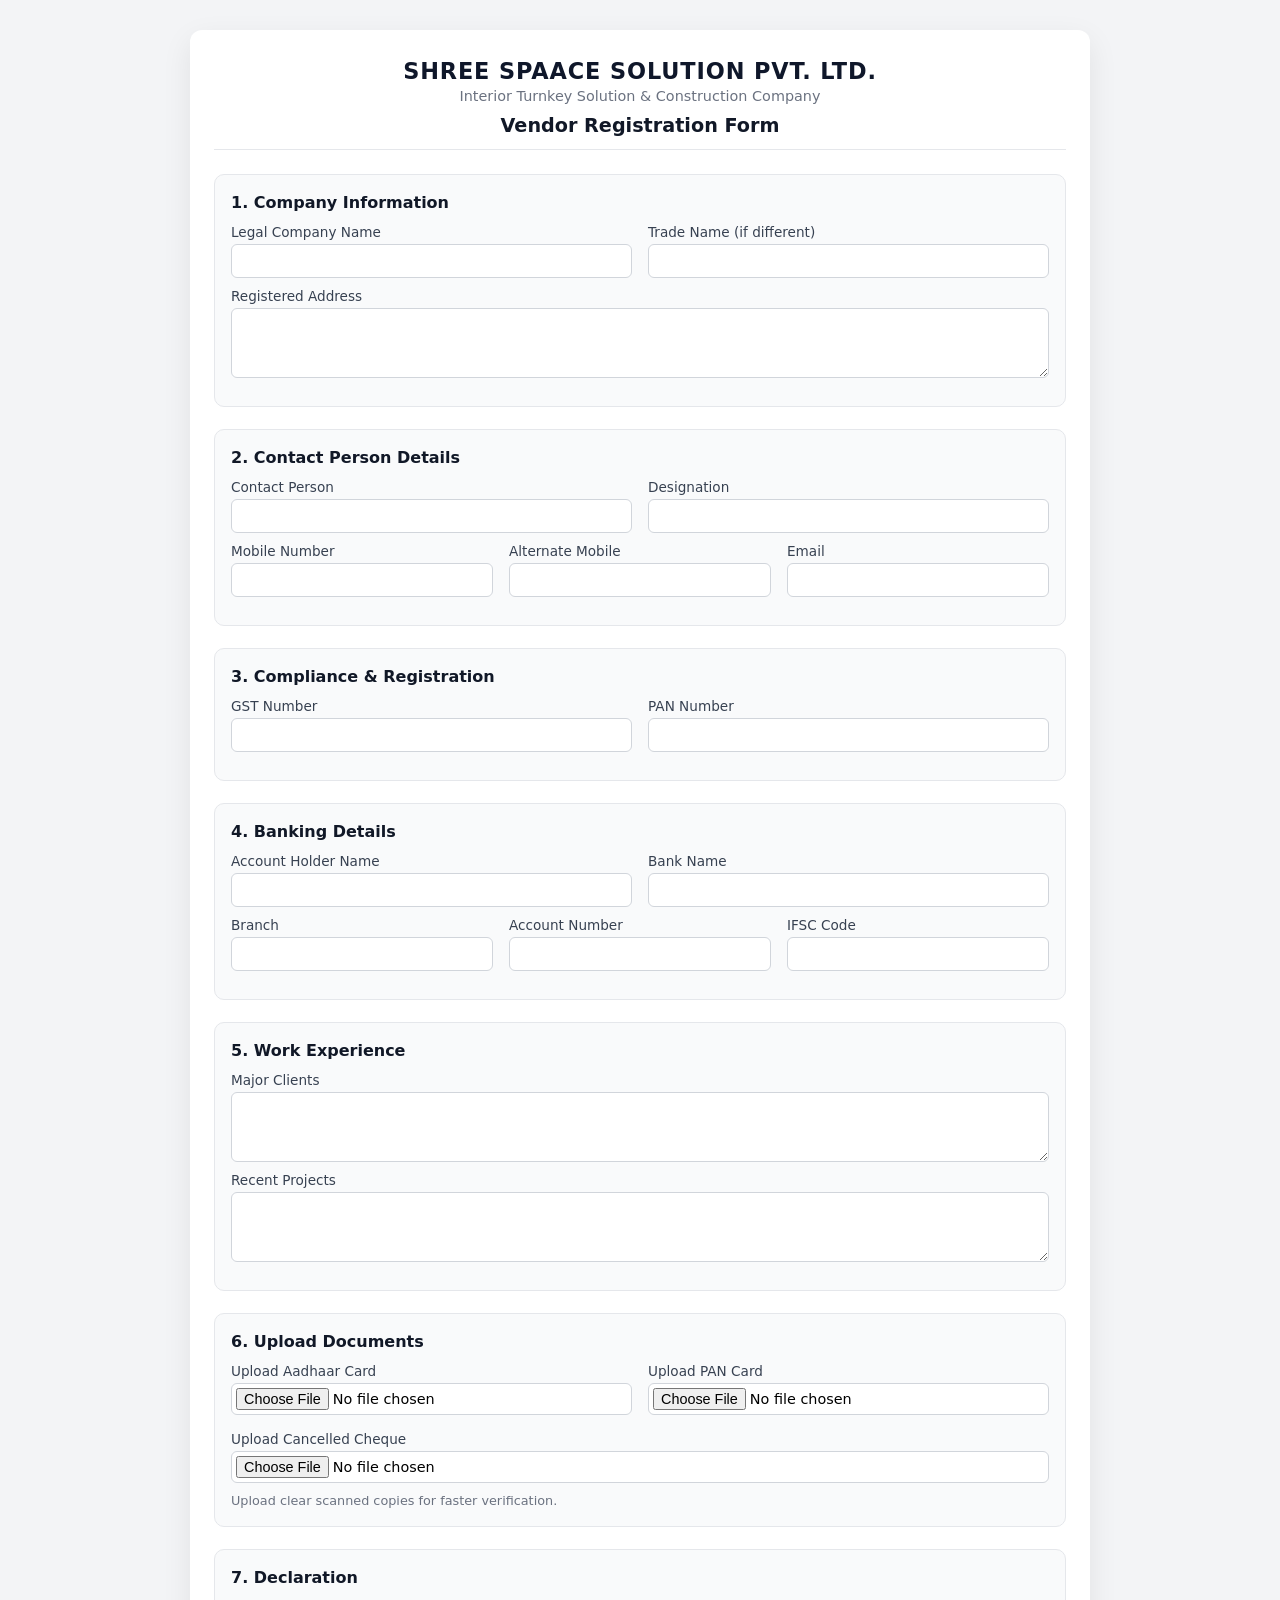
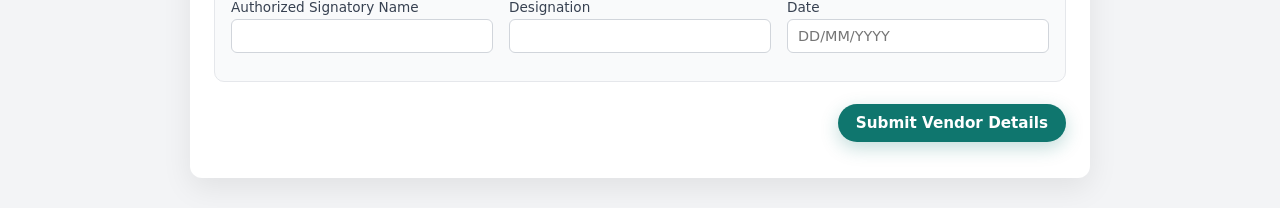
<file: vendor-form.html>
<!DOCTYPE html>
<html lang="en">
<head>
  <meta charset="UTF-8" />
  <title>Vendor Registration Form • Shree Spaace Solution Pvt. Ltd.</title>
  <meta name="viewport" content="width=device-width, initial-scale=1" />

  <style>
    *{box-sizing:border-box;margin:0;padding:0;font-family:system-ui,-apple-system,BlinkMacSystemFont,"Segoe UI",sans-serif;}
    body{background:#f3f4f6;padding:30px 12px;display:flex;justify-content:center;}
    .wrapper{max-width:900px;width:100%;background:#fff;border-radius:12px;padding:28px 24px 36px;box-shadow:0 10px 30px rgba(0,0,0,0.08);}
    .header{text-align:center;margin-bottom:24px;border-bottom:1px solid #e5e7eb;padding-bottom:12px;}
    .company-name{font-size:1.4rem;font-weight:700;letter-spacing:0.04em;text-transform:uppercase;color:#0f172a;}
    .tagline{font-size:0.9rem;color:#6b7280;margin-top:4px;}
    .form-title{margin-top:10px;font-size:1.2rem;font-weight:600;color:#111827;}
    .section{margin-top:22px;padding:18px 16px;border:1px solid #e5e7eb;border-radius:10px;background:#f9fafb;}
    .section-title{font-size:1rem;font-weight:600;margin-bottom:12px;color:#111827;}
    .row{display:flex;flex-wrap:wrap;gap:16px;margin-bottom:10px;}
    .field{flex:1 1 250px;display:flex;flex-direction:column;gap:4px;}
    label{font-size:0.85rem;font-weight:500;color:#374151;}
    input,textarea{padding:8px 10px;border:1px solid #d1d5db;border-radius:6px;font-size:0.9rem;outline:none;background:#fff;}
    textarea{min-height:70px;resize:vertical;}
    input[type="file"]{padding:4px;}
    .checkbox-group{display:flex;flex-wrap:wrap;gap:10px 25px;font-size:0.9rem;}
    .checkbox-item{display:flex;align-items:center;gap:6px;}
    .btn-row{text-align:right;margin-top:22px;}
    button{border:none;padding:10px 18px;border-radius:999px;font-size:0.95rem;font-weight:600;cursor:pointer;background:#0f766e;color:#fff;box-shadow:0 6px 18px rgba(15,118,110,0.25);}
    button:hover{background:#0d9488;}
    .note{font-size:0.8rem;color:#6b7280;margin-top:4px;}
  </style>
</head>

<body>
  <div class="wrapper">
    <header class="header">
      <div class="company-name">Shree Spaace Solution Pvt. Ltd.</div>
      <div class="tagline">Interior Turnkey Solution & Construction Company</div>
      <div class="form-title">Vendor Registration Form</div>
    </header>

    <!-- IMPORTANT: yahan apna WEB APP URL daalo -->
    <form
      method="POST"
      action="https://script.google.com/macros/s/AKfycbzmZuYWa4f4uX1YmnnvMCDVkt3L8O6dW03AIdgTXY-Mf3AZIh3AD-V6Se9xNnIBeeDwdA/exec"
      enctype="multipart/form-data">

      <!-- COMPANY INFO -->
      <section class="section">
        <div class="section-title">1. Company Information</div>
        <div class="row">
          <div class="field">
            <label>Legal Company Name</label>
            <input type="text" name="companyName" required />
          </div>
          <div class="field">
            <label>Trade Name (if different)</label>
            <input type="text" name="tradeName" />
          </div>
        </div>
        <div class="row">
          <div class="field">
            <label>Registered Address</label>
            <textarea name="address" required></textarea>
          </div>
        </div>
      </section>

      <!-- CONTACT -->
      <section class="section">
        <div class="section-title">2. Contact Person Details</div>
        <div class="row">
          <div class="field"><label>Contact Person</label><input type="text" name="contactPerson" required /></div>
          <div class="field"><label>Designation</label><input type="text" name="designation" /></div>
        </div>
        <div class="row">
          <div class="field"><label>Mobile Number</label><input type="tel" name="mobile" required /></div>
          <div class="field"><label>Alternate Mobile</label><input type="tel" name="altMobile" /></div>
          <div class="field"><label>Email</label><input type="email" name="email" required /></div>
        </div>
      </section>

      <!-- COMPLIANCE -->
      <section class="section">
        <div class="section-title">3. Compliance & Registration</div>
        <div class="row">
          <div class="field"><label>GST Number</label><input type="text" name="gst" /></div>
          <div class="field"><label>PAN Number</label><input type="text" name="pan" /></div>
        </div>
      </section>

      <!-- BANK DETAILS -->
      <section class="section">
        <div class="section-title">4. Banking Details</div>
        <div class="row">
          <div class="field"><label>Account Holder Name</label><input type="text" name="accHolder" /></div>
          <div class="field"><label>Bank Name</label><input type="text" name="bankName" /></div>
        </div>
        <div class="row">
          <div class="field"><label>Branch</label><input type="text" name="branch" /></div>
          <div class="field"><label>Account Number</label><input type="text" name="accNumber" /></div>
          <div class="field"><label>IFSC Code</label><input type="text" name="ifsc" /></div>
        </div>
      </section>

      <!-- WORK EXPERIENCE -->
      <section class="section">
        <div class="section-title">5. Work Experience</div>
        <div class="row">
          <div class="field"><label>Major Clients</label><textarea name="clients"></textarea></div>
        </div>
        <div class="row">
          <div class="field"><label>Recent Projects</label><textarea name="projects"></textarea></div>
        </div>
      </section>

      <!-- DOCUMENT UPLOADS -->
      <section class="section">
        <div class="section-title">6. Upload Documents</div>
        <div class="row">
          <div class="field">
            <label>Upload Aadhaar Card</label>
            <input type="file" name="aadhaarFile" accept="image/*,application/pdf" />
          </div>
          <div class="field">
            <label>Upload PAN Card</label>
            <input type="file" name="panFile" accept="image/*,application/pdf" />
          </div>
          <div class="field">
            <label>Upload Cancelled Cheque</label>
            <input type="file" name="chequeFile" accept="image/*,application/pdf" />
          </div>
        </div>
        <p class="note">Upload clear scanned copies for faster verification.</p>
      </section>

      <!-- DECLARATION -->
      <section class="section">
        <div class="section-title">7. Declaration</div>
        <div class="row">
          <div class="field"><label>Authorized Signatory Name</label><input type="text" name="signName" /></div>
          <div class="field"><label>Designation</label><input type="text" name="signDesig" /></div>
          <div class="field"><label>Date</label><input type="text" name="date" placeholder="DD/MM/YYYY" /></div>
        </div>
      </section>

      <div class="btn-row">
        <button type="submit">Submit Vendor Details</button>
      </div>
    </form>
  </div>
</body>
</html>
</file>
